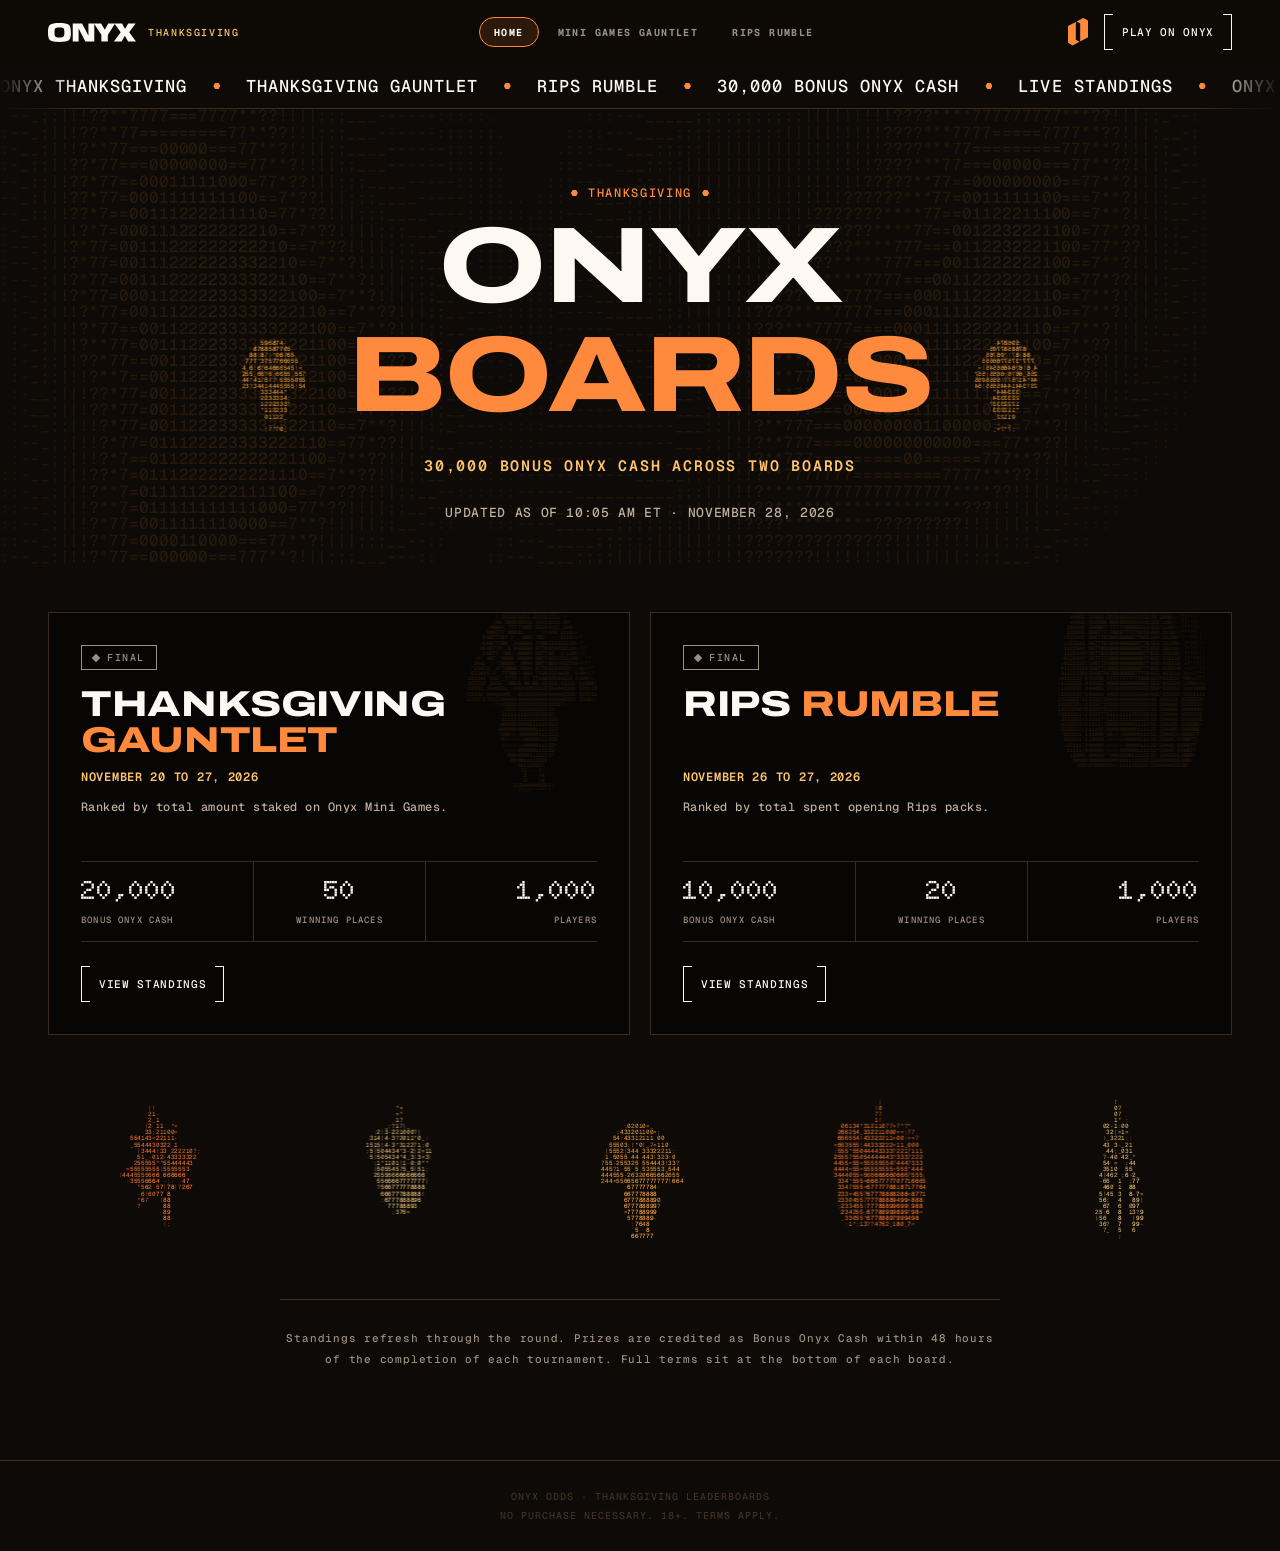
<file: index.html>
<!DOCTYPE html>
<html lang="en">
<head>
<meta charset="UTF-8">
<meta name="viewport" content="width=device-width, initial-scale=1.0, viewport-fit=cover">
<meta name="theme-color" content="#0e0a07">
<title>Onyx Odds — Thanksgiving Leaderboards</title>
<meta name="description" content="Live Onyx leaderboards: the Mini Games Gauntlet and the Rips Rumble.">
<meta property="og:type" content="website">
<meta property="og:site_name" content="Onyx Odds">
<meta property="og:title" content="Onyx Odds &mdash; Thanksgiving Leaderboards">
<meta property="og:description" content="Live Onyx leaderboards: the Mini Games Gauntlet and the Rips Rumble.">
<meta property="og:url" content="https://onyxjordan.github.io/onyx-gauntlet/">
<!-- Absolute, because an unfurler fetches it on its own and has no page to be
     relative to. Without it Slack shows an empty grey box. -->
<meta property="og:image" content="https://onyxjordan.github.io/onyx-gauntlet/og.png">
<meta property="og:image:type" content="image/png">
<meta property="og:image:width" content="1200">
<meta property="og:image:height" content="630">
<meta property="og:image:alt" content="Onyx Odds">
<meta name="twitter:card" content="summary_large_image">
<meta name="twitter:title" content="Onyx Odds &mdash; Thanksgiving Leaderboards">
<meta name="twitter:description" content="Live Onyx leaderboards: the Mini Games Gauntlet and the Rips Rumble.">
<meta name="twitter:image" content="https://onyxjordan.github.io/onyx-gauntlet/og.png">
<link rel="icon" type="image/png" href="https://onyxjordan.github.io/onyx-gauntlet/icon.png">
<link rel="apple-touch-icon" href="https://onyxjordan.github.io/onyx-gauntlet/icon.png">
<!-- The legacy thumbnail hint. Several clients, Slack among them, look for
     this before og:image, and the pages had no site icon at all, so there was
     nothing for any of them to fall back to. -->
<link rel="image_src" href="https://onyxjordan.github.io/onyx-gauntlet/og.png">
<link rel="stylesheet" href="site.css">
<style>
/* Homepage only. Everything shared with the board pages is in site.css. */
.main{padding:clamp(26px,4vw,44px) 0 clamp(50px,8vw,90px)}

/* one card per board */
.boards{display:grid;grid-template-columns:repeat(auto-fit,minmax(min(100%,320px),1fr));
  gap:clamp(14px,2vw,20px)}
.bcard{position:relative;display:flex;flex-direction:column;overflow:hidden;
  border:1px solid var(--ox-stroke);background:var(--ox-ink);
  padding:clamp(22px,3vw,32px);transition:border-color .2s,transform .2s}
a.bcard:hover{border-color:var(--ox-purple);transform:translateY(-2px)}
/* A board with no page yet is a card, not a link. */
div.bcard{opacity:.78}
div.bcard .btn{color:var(--ox-600);cursor:default}
/* The raster art sits behind the copy, cropped into the corner, so the card
   reads as Onyx without competing with the numbers. */
.bcard>canvas{position:absolute;right:-4%;top:-14%;width:42%;height:auto;aspect-ratio:1;
  opacity:.17;pointer-events:none}
.bcard>*{position:relative;z-index:1}

.bflag{display:inline-flex;align-items:center;gap:8px;align-self:flex-start;
  border:1px solid currentColor;padding:5px 11px;margin-bottom:16px;
  font:500 10px var(--ox-mono);letter-spacing:.16em;text-transform:uppercase}
.bflag::before{content:"";width:6px;height:6px;background:currentColor;
  transform:rotate(45deg);flex-shrink:0}
.bflag.live{color:var(--ox-green)}
.bflag.soon{color:var(--ox-lilac)}
.bflag.done{color:var(--ox-400)}
@keyframes pulse{0%,100%{opacity:1}50%{opacity:.35}}
.bflag.live::before{animation:pulse 2s ease-in-out infinite}
@media (prefers-reduced-motion:reduce){.bflag.live::before{animation:none}}

/* Two lines' worth whether the title wraps or not, so the numbers below line
   up across the cards instead of stepping. */
.bcard h2{margin:0;min-height:2em;font:800 clamp(23px,3.1vw,36px)/1 var(--ox-display);
  font-stretch:125%;letter-spacing:-.01em;text-transform:uppercase;color:var(--ox-white)}
.bcard h2 em{font-style:normal;color:var(--ox-purple)}
.bwhen{margin:11px 0 0;font:600 12px var(--ox-mono);letter-spacing:.06em;
  text-transform:uppercase;color:var(--ox-lilac)}
.bwhat{margin:12px 0 0;min-height:calc(2 * 1.75 * 12px);
  font:500 12px/1.75 var(--ox-mono);letter-spacing:.04em;color:var(--ox-body)}

.bnums{display:grid;grid-template-columns:repeat(3,minmax(0,1fr));margin:22px 0 24px;
  border-top:1px solid var(--ox-stroke);border-bottom:1px solid var(--ox-stroke)}
.bnums div{padding:15px 4px;text-align:center;border-left:1px solid var(--ox-stroke)}
.bnums div:first-child{border-left:0;text-align:left;padding-left:0}
.bnums div:last-child{text-align:right;padding-right:0}
.bnums b{display:block;font:900 clamp(19px,2.5vw,26px)/1 var(--ox-raster);
  color:var(--ox-white);margin-bottom:6px}
.bnums i{font:500 9px var(--ox-mono);letter-spacing:.13em;text-transform:uppercase;
  color:var(--ox-400);font-style:normal}
.bcard .btn{margin-top:auto;align-self:flex-start}

/* the harvest row, same raster engine as the board pages */
.harvest{display:grid;grid-template-columns:repeat(5,1fr);gap:14px;
  margin-top:clamp(34px,5vw,58px)}
.harvest canvas{width:100%;height:150px;display:block}
@media(max-width:560px){
  .harvest{grid-template-columns:repeat(3,1fr)}
  .harvest canvas:nth-child(n+4){display:none}
}

.note{max-width:720px;margin:clamp(34px,5vw,56px) auto 0;padding-top:28px;
  border-top:1px solid var(--ox-stroke);text-align:center}
.note p{margin:0;font:500 11px/1.9 var(--ox-mono);letter-spacing:.07em;color:var(--ox-400)}
</style>
</head>
<body>

<header class="head">
  <div class="wrap head-in">
    <a class="brand" href="https://app.onyxodds.com/" target="_blank" rel="noopener" aria-label="Onyx">
      <svg xmlns="http://www.w3.org/2000/svg" fill="currentColor" viewBox="0 0 218 47" aria-hidden="true"><path d="M28.344 0C4.264 0 0 4.076 0 23.472S4.263 46.85 28.344 46.85s28.25-4.03 28.25-23.378C56.595 4.122 52.426 0 28.345 0m12.134 25.018c0 8.948-2.108 11.01-10.447 11.01h-3.326c-8.433 0-10.495-2.015-10.495-11.01v-3.139c0-8.995 2.061-11.057 10.494-11.057h3.327c8.34 0 10.447 2.062 10.447 11.057zM217.667 45.866l-16.852-23.094L216.776.984h-18.459l-7.616 13.618L183.232.984h-34.294l-8.425 15.88-9.097-15.88h-31.39v30.332L84.378.983h-23.19v44.882h14.57V13.741l16.678 32.125h22.067V2.633l17.475 26.742v16.491h16.023V29.61l17.045-26.911 14.796 20.168-16.803 23h19.115l7.97-14.196 8.053 14.196z"/></svg>
      <span>Thanksgiving</span>
    </a>
    <nav class="tabs"><a class="tab" href="./" aria-current="page"><b>Home</b><i>Home</i></a>
      <a class="tab" href="gauntlet/"><b>Mini Games Gauntlet</b><i>Gauntlet</i></a>
      <a class="tab" href="rumble/"><b>Rips Rumble</b><i>Rumble</i></a></nav>
    <nav class="acts">
      <a class="markc" href="https://app.onyxodds.com/" target="_blank" rel="noopener" aria-label="Onyx">
        <svg xmlns="http://www.w3.org/2000/svg" fill="currentColor" viewBox="0 0 100 137" aria-hidden="true"><path d="m39.041 109.178 18.493 9.863-33.972 17.945L0 124.384v-84.11l39.041-20.411zm21.918-81.37-18.493-9.863L76.438 0 100 12.603v84.246L60.959 117.26z"/></svg>
      </a>
      <a class="btn sm" href="https://app.onyxodds.com/" target="_blank" rel="noopener">Play on Onyx</a>
    </nav>
  </div>
</header>

<div class="marq" aria-hidden="true"><div id="mq"></div></div>

<section class="hero" data-ox-host>
  <canvas class="hero-art" data-ox-art="field" data-ox-tone="amber" data-ox-fade="0" data-ox-calm=".6"
          data-ox-lens="0" data-ox-cell="16" data-ox-idle="200" aria-hidden="true"></canvas>
  <canvas class="hero-leaves" data-ox-art="none" data-ox-lens="0" data-ox-cell="9"
          data-ox-leaves data-ox-leaf-tone="ember" aria-hidden="true"></canvas>
  <div class="wrap hero-in">
    <span class="eyebrow">Thanksgiving</span>
    <h1>Onyx
      <span class="gline">
        <canvas class="mini-turkey" data-ox-art="turkey" data-ox-tone="amber" data-ox-fade="0"
                data-ox-calm=".45" data-ox-cell="6" data-ox-lens="0" aria-hidden="true"></canvas>
        <em>Boards</em>
        <canvas class="mini-turkey flip" data-ox-art="turkey" data-ox-tone="amber" data-ox-fade="0"
                data-ox-calm=".45" data-ox-cell="6" data-ox-lens="0" aria-hidden="true"></canvas>
      </span></h1>
    <p class="hero-round">30,000 Bonus Onyx Cash across two boards</p>
    <p class="hero-sub">Updated as of 10:05 AM ET · November 28, 2026</p>
  </div>
</section>

<main class="main">
  <div class="wrap">
    <div class="boards"><a class="bcard" href="gauntlet/">
        <canvas data-ox-art="turkey" data-ox-tone="amber" data-ox-fade="0"
                data-ox-calm=".45" data-ox-cell="5" data-ox-lens="0" aria-hidden="true"></canvas>
        <span class="bflag done">Final</span>
        <h2>Thanksgiving <em>Gauntlet</em></h2>
        <p class="bwhen">November 20 to 27, 2026</p>
        <p class="bwhat">Ranked by total amount staked on Onyx Mini Games.</p>
        <div class="bnums">
          <div><b>20,000</b><i>Bonus Onyx Cash</i></div>
          <div><b>50</b><i>Winning Places</i></div>
          <div><b>1,000</b><i>Players</i></div>
        </div>
        <span class="btn sm">View Standings</span>
      </a>
      <a class="bcard" href="rumble/">
        <canvas data-ox-art="pumpkin" data-ox-tone="amber" data-ox-fade="0"
                data-ox-calm=".45" data-ox-cell="5" data-ox-lens="0" aria-hidden="true"></canvas>
        <span class="bflag done">Final</span>
        <h2>Rips <em>Rumble</em></h2>
        <p class="bwhen">November 26 to 27, 2026</p>
        <p class="bwhat">Ranked by total spent opening Rips packs.</p>
        <div class="bnums">
          <div><b>10,000</b><i>Bonus Onyx Cash</i></div>
          <div><b>20</b><i>Winning Places</i></div>
          <div><b>1,000</b><i>Players</i></div>
        </div>
        <span class="btn sm">View Standings</span>
      </a></div>

    <div class="harvest" aria-hidden="true">
      <canvas data-ox-art="leaf" data-ox-tone="ember" data-ox-fade="0" data-ox-calm=".5" data-ox-cell="6"></canvas>
      <canvas data-ox-art="acorn" data-ox-tone="wheat" data-ox-fade="0" data-ox-calm=".5" data-ox-cell="6"></canvas>
      <canvas data-ox-art="turkey" data-ox-tone="amber" data-ox-fade="0" data-ox-calm=".5" data-ox-cell="6"></canvas>
      <canvas data-ox-art="pumpkin" data-ox-tone="ember" data-ox-fade="0" data-ox-calm=".5" data-ox-cell="6"></canvas>
      <canvas data-ox-art="wheat" data-ox-tone="wheat" data-ox-fade="0" data-ox-calm=".5" data-ox-cell="6"></canvas>
    </div>

    <div class="note">
      <p>Standings refresh through the round. Prizes are credited as Bonus Onyx
         Cash within 48 hours of the completion of each tournament. Full terms
         sit at the bottom of each board.</p>
    </div>
  </div>
</main>

<footer>
  <div class="wrap">
    <p>Onyx Odds &middot; Thanksgiving Leaderboards<br>No purchase necessary. 18+. Terms apply.</p>
  </div>
</footer>

<script>
(function(){
  var el=document.getElementById('mq');
  if(!el)return;
  var words=["Onyx Thanksgiving", "Thanksgiving Gauntlet", "Rips Rumble", "30,000 Bonus Onyx Cash", "Live Standings"];
  var run='';
  for(var k=0;k<2;k++){
    run+='<span>';
    for(var i=0;i<words.length;i++)run+=words[i]+'<i></i>';
    run+='</span>';
  }
  el.innerHTML=run;
})();
</script>
<script src="onyx.js" defer></script>
</body>
</html>
</file>
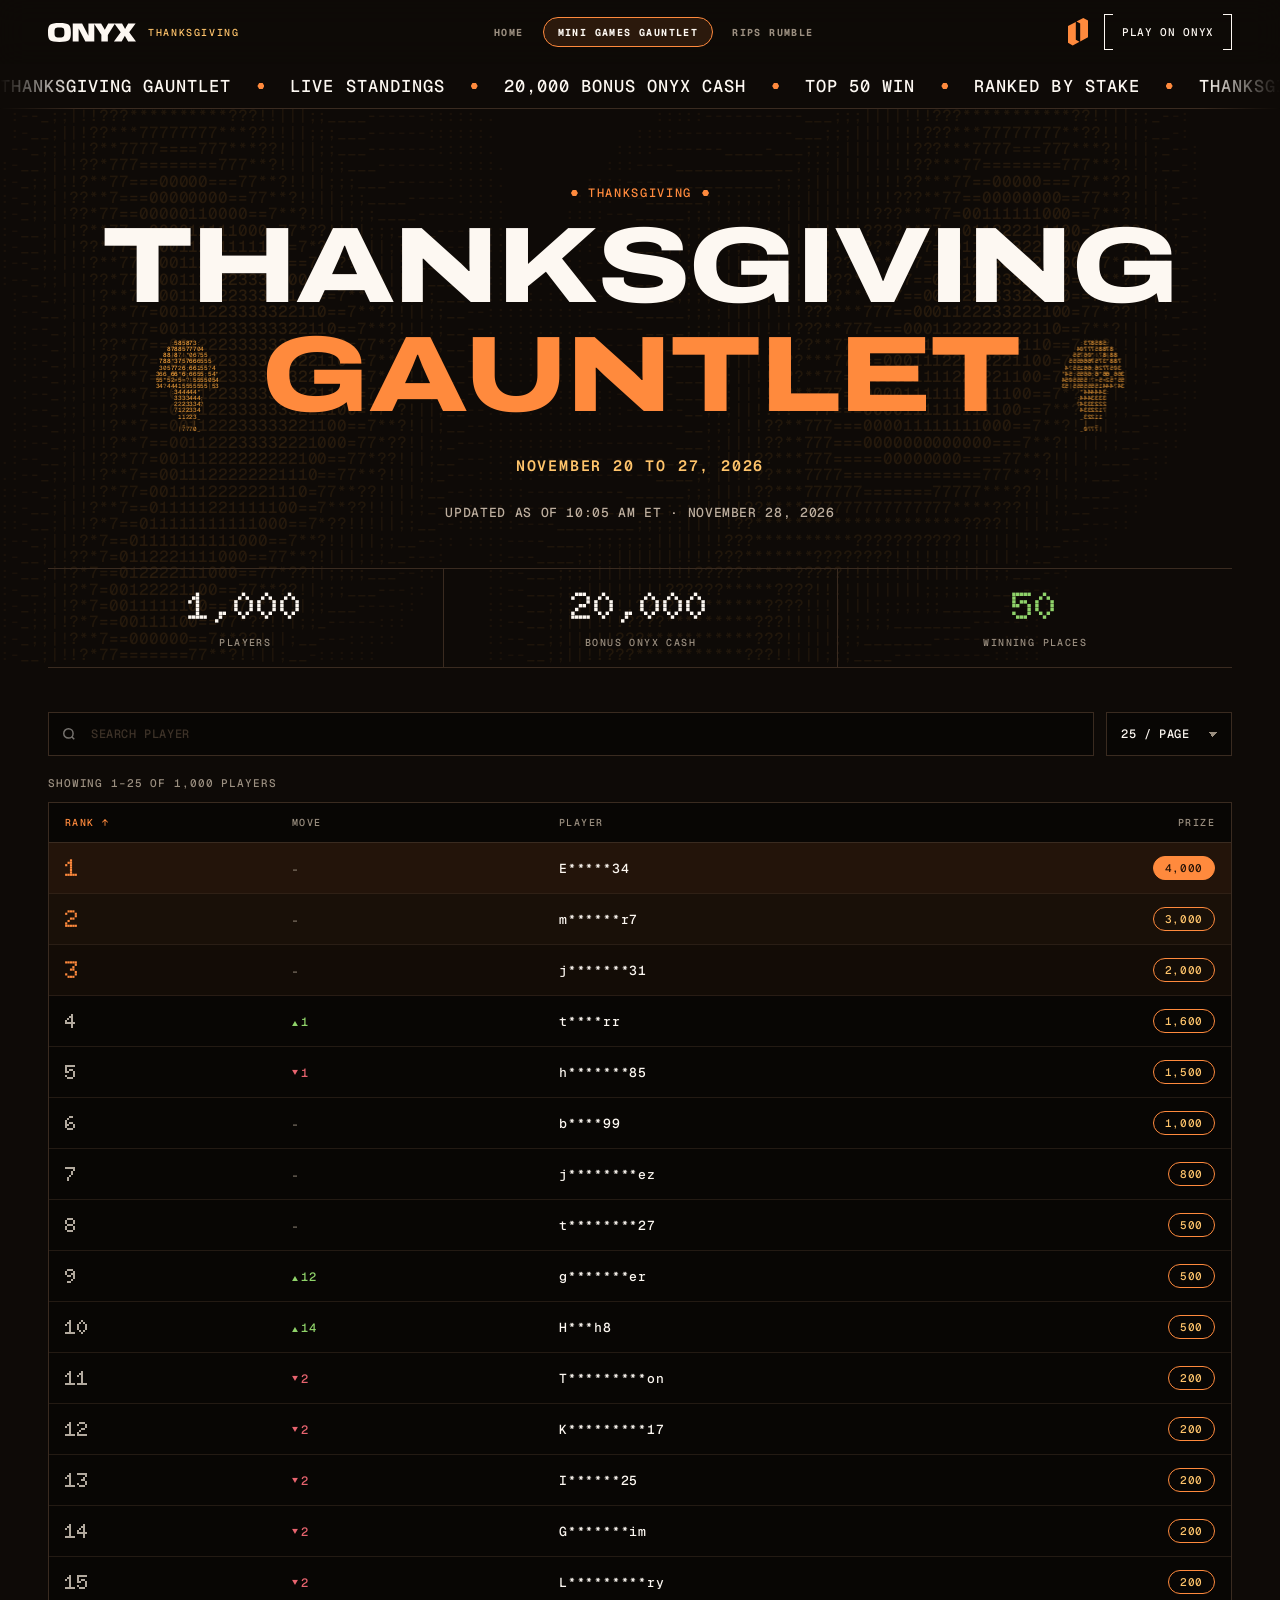
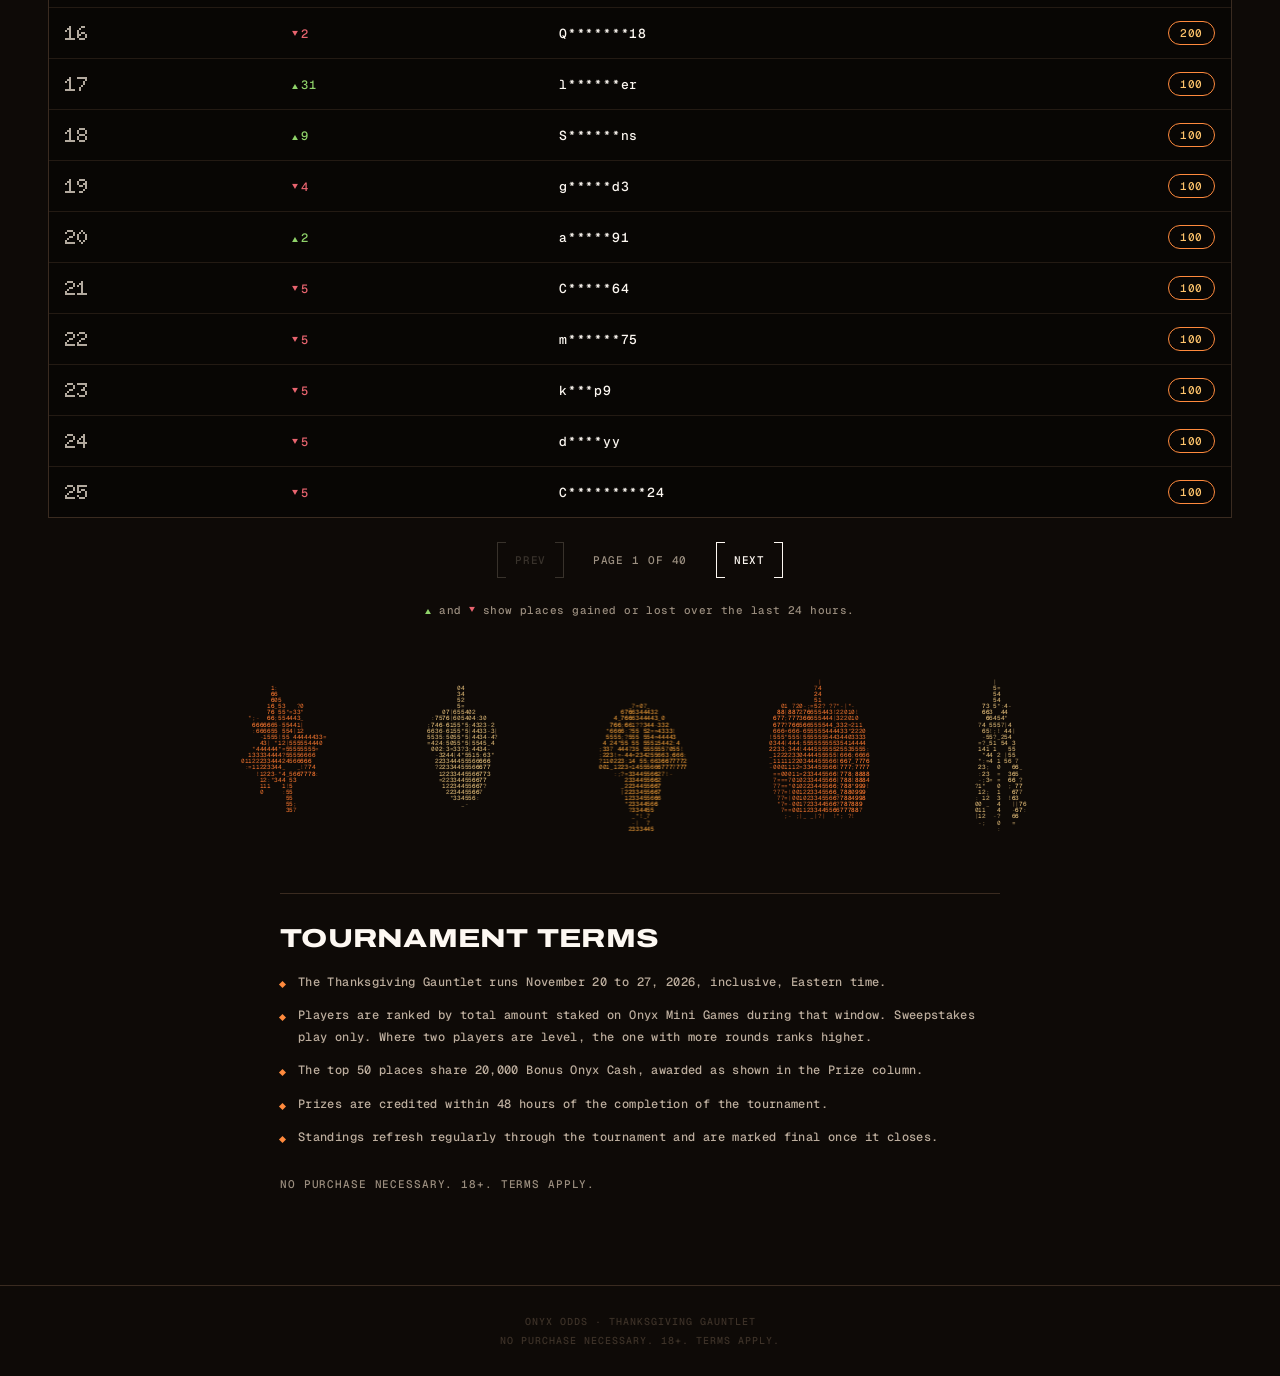
<file: gauntlet/index.html>
<!DOCTYPE html>
<html lang="en">
<head>
<meta charset="UTF-8">
<meta name="viewport" content="width=device-width, initial-scale=1.0, viewport-fit=cover">
<meta name="theme-color" content="#0e0a07">
<title>Onyx Odds — Thanksgiving Gauntlet</title>
<meta name="description" content="Live standings for the Onyx Thanksgiving Gauntlet.">
<meta property="og:type" content="website">
<meta property="og:site_name" content="Onyx Odds">
<meta property="og:title" content="Onyx Odds &mdash; Thanksgiving Gauntlet">
<meta property="og:description" content="Live standings for the Onyx Thanksgiving Gauntlet.">
<meta property="og:url" content="https://onyxjordan.github.io/onyx-gauntlet/gauntlet/">
<!-- Absolute, because an unfurler fetches it on its own and has no page to be
     relative to. Without it Slack shows an empty grey box. -->
<meta property="og:image" content="https://onyxjordan.github.io/onyx-gauntlet/og.png">
<meta property="og:image:type" content="image/png">
<meta property="og:image:width" content="1200">
<meta property="og:image:height" content="630">
<meta property="og:image:alt" content="Onyx Odds">
<meta name="twitter:card" content="summary_large_image">
<meta name="twitter:title" content="Onyx Odds &mdash; Thanksgiving Gauntlet">
<meta name="twitter:description" content="Live standings for the Onyx Thanksgiving Gauntlet.">
<meta name="twitter:image" content="https://onyxjordan.github.io/onyx-gauntlet/og.png">
<link rel="icon" type="image/png" href="https://onyxjordan.github.io/onyx-gauntlet/icon.png">
<link rel="apple-touch-icon" href="https://onyxjordan.github.io/onyx-gauntlet/icon.png">
<!-- The legacy thumbnail hint. Several clients, Slack among them, look for
     this before og:image, and the pages had no site icon at all, so there was
     nothing for any of them to fall back to. -->
<link rel="image_src" href="https://onyxjordan.github.io/onyx-gauntlet/og.png">
<link rel="stylesheet" href="../site.css">
<style>
/* Leaderboard page only. Everything shared with the homepage is in
   site.css, linked above. */
/* controls */
.main{padding:clamp(26px,4vw,44px) 0 clamp(50px,8vw,90px)}
.ctl{display:flex;gap:12px;align-items:center;flex-wrap:wrap;margin-bottom:20px}
.srch{flex:1;min-width:210px;position:relative}
.srch svg{position:absolute;left:14px;top:50%;transform:translateY(-50%);opacity:.45;pointer-events:none}
input[type=text],select{background:var(--ox-ink);border:1px solid var(--ox-stroke);color:var(--ox-white);
  font:500 12px var(--ox-mono);letter-spacing:.05em;text-transform:uppercase;padding:13px 14px;
  outline:none;transition:border-color .2s;border-radius:0;-webkit-appearance:none;appearance:none}
input[type=text]{width:100%;padding-left:42px}
input[type=text]::placeholder{color:var(--ox-600);text-transform:uppercase}
input[type=text]:focus,select:focus{border-color:var(--ox-purple)}
select{cursor:pointer;padding-right:34px;
  background-image:linear-gradient(45deg,transparent 50%,var(--ox-400) 50%),linear-gradient(135deg,var(--ox-400) 50%,transparent 50%);
  background-position:calc(100% - 18px) 50%,calc(100% - 13px) 50%;background-size:5px 5px;background-repeat:no-repeat}
.showing{font:500 11px var(--ox-mono);letter-spacing:.08em;text-transform:uppercase;color:var(--ox-400);margin-bottom:12px}

/* board */
.board{border:1px solid var(--ox-stroke);background:var(--ox-ink)}
table{width:100%;border-collapse:collapse}
thead th{padding:13px 16px;text-align:left;font:500 10px var(--ox-mono);letter-spacing:.14em;
  text-transform:uppercase;color:var(--ox-400);border-bottom:1px solid var(--ox-stroke);
  cursor:pointer;white-space:nowrap;user-select:none;transition:color .15s}
thead th:hover{color:var(--ox-white)}
thead th.on{color:var(--ox-purple)}
thead th.prize,td.prize{text-align:right}
tbody tr{border-bottom:1px solid rgba(var(--ox-stroke-rgb),.55);transition:background .12s}
tbody tr:last-child{border-bottom:0}
tbody tr:hover{background:rgba(var(--ox-accent-rgb),.06)}
tbody tr.t1{background:rgba(var(--ox-accent-rgb),.11)}
tbody tr.t2{background:rgba(var(--ox-accent-rgb),.07)}
tbody tr.t3{background:rgba(var(--ox-accent-rgb),.045)}
td{padding:13px 16px;vertical-align:middle}
.rk{font:900 20px/1 var(--ox-raster);color:var(--ox-200);min-width:30px;display:inline-block}
tr.t1 .rk,tr.t2 .rk,tr.t3 .rk{color:var(--ox-purple);font-size:24px}
.who{font:500 13px var(--ox-mono);letter-spacing:.06em;color:var(--ox-white)}
.pz{display:inline-block;border:1px solid var(--ox-purple);color:var(--ox-lilac);
  font:500 11px var(--ox-mono);letter-spacing:.06em;padding:4px 11px;border-radius:999px}
tr.t1 .pz{background:var(--ox-purple);color:#241206}
.pz0{color:var(--ox-600);font:500 12px var(--ox-mono)}

/* movement since the previous update */
.mv{white-space:nowrap;font:500 12px var(--ox-mono);letter-spacing:.04em;min-width:58px;display:inline-block}
.mv.up{color:var(--ox-green)}
.mv.dn{color:var(--ox-neg)}
.mv.sm{color:var(--ox-mut)}
.mv.nw{color:var(--ox-purple)}
.mv s{text-decoration:none;font-size:10px;margin-right:3px}

.empty{padding:56px 16px;text-align:center}
.empty b{display:block;font:800 18px var(--ox-display);font-stretch:125%;text-transform:uppercase;color:var(--ox-200);margin-bottom:8px}
.empty i{font:500 12px var(--ox-mono);letter-spacing:.06em;text-transform:uppercase;color:var(--ox-400);font-style:normal}

/* harvest row: the same raster art as the hero, small, above the terms */
.harvest{display:grid;grid-template-columns:repeat(5,1fr);gap:14px;
  max-width:880px;margin:52px auto 0}
.harvest canvas{width:100%;height:164px;display:block}
/* Three on a phone, larger, rather than five illegible ones. */
@media(max-width:560px){
  .harvest{grid-template-columns:repeat(3,1fr);gap:8px;max-width:360px}
  .harvest canvas{height:108px}
  .harvest canvas:nth-child(n+4){display:none}
}

/* tournament terms */
.terms{max-width:720px;margin:56px auto 0;padding-top:30px;
  border-top:1px solid var(--ox-stroke)}
.terms h2{margin:0 0 18px;font:800 clamp(18px,2.4vw,26px)/1.1 var(--ox-display);
  font-stretch:125%;letter-spacing:.01em;text-transform:uppercase;color:var(--ox-white)}
.terms ul{margin:0;padding:0;list-style:none}
.terms li{position:relative;padding:0 0 11px 18px;
  font:500 12px/1.85 var(--ox-mono);letter-spacing:.03em;color:var(--ox-body)}
.terms li::before{content:"";position:absolute;left:0;top:11px;width:5px;height:5px;
  background:var(--ox-purple);transform:rotate(45deg)}
.terms p{margin:16px 0 0;font:500 11px/1.8 var(--ox-mono);letter-spacing:.08em;
  text-transform:uppercase;color:var(--ox-mut)}

.legend{max-width:620px;margin:22px auto 0;text-align:center;
  font:500 11px/1.9 var(--ox-mono);letter-spacing:.04em;color:var(--ox-mut)}
/* The table cell reserves a fixed width so the column lines up; in a sentence
   that reads as a gap after each arrow, so drop it here. */
.legend .mv{min-width:0;display:inline}
.legend .mv s{margin-right:0}
.pages{display:flex;align-items:center;justify-content:center;gap:16px;margin-top:24px}
.pages span{min-width:120px;text-align:center;font:500 11px var(--ox-mono);letter-spacing:.08em;
  text-transform:uppercase;color:var(--ox-400)}

@media (max-width:760px){
  .board{border-left:0;border-right:0}
  thead th,td{padding:11px 10px}
}
@media (max-width:460px){
  .mv{min-width:44px;font-size:11px}
  .mv s{margin-right:1px}
  .who{font-size:12px;letter-spacing:.03em}
  .rk{font-size:17px;min-width:22px}
}
</style>
</head>
<body>

<header class="head">
  <div class="wrap head-in">
    <a class="brand" href="https://app.onyxodds.com/" target="_blank" rel="noopener" aria-label="Onyx">
      <svg xmlns="http://www.w3.org/2000/svg" fill="currentColor" viewBox="0 0 218 47" aria-hidden="true"><path d="M28.344 0C4.264 0 0 4.076 0 23.472S4.263 46.85 28.344 46.85s28.25-4.03 28.25-23.378C56.595 4.122 52.426 0 28.345 0m12.134 25.018c0 8.948-2.108 11.01-10.447 11.01h-3.326c-8.433 0-10.495-2.015-10.495-11.01v-3.139c0-8.995 2.061-11.057 10.494-11.057h3.327c8.34 0 10.447 2.062 10.447 11.057zM217.667 45.866l-16.852-23.094L216.776.984h-18.459l-7.616 13.618L183.232.984h-34.294l-8.425 15.88-9.097-15.88h-31.39v30.332L84.378.983h-23.19v44.882h14.57V13.741l16.678 32.125h22.067V2.633l17.475 26.742v16.491h16.023V29.61l17.045-26.911 14.796 20.168-16.803 23h19.115l7.97-14.196 8.053 14.196z"/></svg>
      <span>Thanksgiving</span>
    </a>
    <nav class="tabs"><a class="tab" href="../"><b>Home</b><i>Home</i></a>
      <a class="tab" href="../gauntlet/" aria-current="page"><b>Mini Games Gauntlet</b><i>Gauntlet</i></a>
      <a class="tab" href="../rumble/"><b>Rips Rumble</b><i>Rumble</i></a></nav>
    <nav class="acts">
      <a class="markc" href="https://app.onyxodds.com/" target="_blank" rel="noopener" aria-label="Onyx">
        <svg xmlns="http://www.w3.org/2000/svg" fill="currentColor" viewBox="0 0 100 137" aria-hidden="true"><path d="m39.041 109.178 18.493 9.863-33.972 17.945L0 124.384v-84.11l39.041-20.411zm21.918-81.37-18.493-9.863L76.438 0 100 12.603v84.246L60.959 117.26z"/></svg>
      </a>
      <a class="btn sm" href="https://app.onyxodds.com/" target="_blank" rel="noopener">Play on Onyx</a>
    </nav>
  </div>
</header>

<div class="marq" aria-hidden="true"><div id="mq"></div></div>

<section class="hero" data-ox-host>
  <!-- Full bleed: the ambient texture, and the surface the leaves cascade over.
       The turkey is its own canvas below so it is not lost behind the title. -->
  <canvas class="hero-art" data-ox-art="field" data-ox-tone="amber" data-ox-fade="0" data-ox-calm=".6"
          data-ox-lens="0" data-ox-cell="16" data-ox-idle="200" aria-hidden="true"></canvas>
  <!-- Leaves get their own canvas at full strength. Sharing the textured one
       meant the opacity that quietened the texture dimmed the leaves with it. -->
  <canvas class="hero-leaves" data-ox-art="none" data-ox-lens="0" data-ox-cell="9"
          data-ox-leaves="leaf" data-ox-leaf-tone="ember" data-ox-rain="0"
          aria-hidden="true"></canvas>
  <div class="wrap hero-in">
    <span class="eyebrow">Thanksgiving</span>
    <h1>Thanksgiving
      <span class="gline">
        <canvas class="mini-turkey" data-ox-art="turkey" data-ox-tone="amber" data-ox-fade="0"
                data-ox-calm=".45" data-ox-cell="6" data-ox-lens="0" aria-hidden="true"></canvas>
        <em>Gauntlet</em>
        <canvas class="mini-turkey flip" data-ox-art="turkey" data-ox-tone="amber" data-ox-fade="0"
                data-ox-calm=".45" data-ox-cell="6" data-ox-lens="0" aria-hidden="true"></canvas>
      </span></h1>
    <p class="hero-round">November 20 to 27, 2026</p>
    <p class="hero-sub">Updated as of 10:05 AM ET · November 28, 2026</p>
  </div>
  <div class="wrap">
    <div class="stats">
      <div class="stat"><b id="sPlayers">0</b><i>Players</i></div>
      <div class="stat"><b id="sPool">0</b><i>Bonus Onyx Cash</i></div>
      <div class="stat"><b class="live" id="sPaid">0</b><i>Winning Places</i></div>
    </div>
  </div>
</section>

<main class="main">
  <div class="wrap">
    <div class="ctl">
      <div class="srch">
        <svg width="14" height="14" viewBox="0 0 24 24" fill="none" stroke="currentColor" stroke-width="2.5" aria-hidden="true"><circle cx="11" cy="11" r="8"/><path d="m21 21-4.35-4.35"/></svg>
        <input type="text" id="q" placeholder="Search player" aria-label="Search player">
      </div>
      <select id="ps" aria-label="Rows per page">
        <option value="25">25 / page</option>
        <option value="50">50 / page</option>
        <option value="100">100 / page</option>
        <option value="250">250 / page</option>
      </select>
    </div>
    <div class="showing" id="show"></div>
    <div class="board">
      <table>
        <thead><tr>
          <th id="h-r" class="on" onclick="sb('r')">Rank</th>
          <th id="h-d" onclick="sb('d')" title="Places gained or lost over the last 24 hours">Move</th>
          <th id="h-u" onclick="sb('u')">Player</th>
          <th id="h-p" class="prize" onclick="sb('p')">Prize</th>
        </tr></thead>
        <tbody id="tb"></tbody>
      </table>
    </div>
    <div class="pages">
      <button class="btn sm" type="button" onclick="go(-1)">Prev</button>
      <span id="pi"></span>
      <button class="btn sm" type="button" onclick="go(1)">Next</button>
    </div>
    <p class="legend">
      <span class="mv up"><s>&#9650;</s></span> and <span class="mv dn"><s>&#9660;</s></span>
      show places gained or lost over the last 24 hours.
    </p>

    <div class="harvest" aria-hidden="true"><canvas data-ox-art="leaf" data-ox-tone="ember" data-ox-fade="0" data-ox-calm=".5" data-ox-cell="6"></canvas>
      <canvas data-ox-art="acorn" data-ox-tone="wheat" data-ox-fade="0" data-ox-calm=".5" data-ox-cell="6"></canvas>
      <canvas data-ox-art="turkey" data-ox-tone="amber" data-ox-fade="0" data-ox-calm=".5" data-ox-cell="6"></canvas>
      <canvas data-ox-art="pumpkin" data-ox-tone="ember" data-ox-fade="0" data-ox-calm=".5" data-ox-cell="6"></canvas>
      <canvas data-ox-art="wheat" data-ox-tone="wheat" data-ox-fade="0" data-ox-calm=".5" data-ox-cell="6"></canvas></div>

    <section class="terms">
      <h2>Tournament Terms</h2>
      <ul>
        <li>The Thanksgiving Gauntlet runs November 20 to 27, 2026, inclusive, Eastern time.</li>
        <li>Players are ranked by total amount staked on Onyx Mini Games during that window. Sweepstakes play only.
            Where two players are level, the one with more rounds ranks higher.</li>
        <li>The top 50 places share 20,000 Bonus Onyx Cash, awarded as
            shown in the Prize column.</li>
        <li>Prizes are credited within 48 hours of the completion of the
            tournament.</li>
        <li>Standings refresh regularly through the tournament and are marked
            final once it closes.</li>
      </ul>
      <p>No purchase necessary. 18+. Terms apply.</p>
    </section>
  </div>
</main>

<footer>
  <div class="wrap">
    <p>Onyx Odds &middot; Thanksgiving Gauntlet<br>No purchase necessary. 18+. Terms apply.</p>
  </div>
</footer>

<script>
var ALL=[{"r":1,"u":"E*****34","p":4000,"d":0,"k":"8d07811b850d"},{"r":2,"u":"m******r7","p":3000,"d":0,"k":"388a822385fe"},{"r":3,"u":"j*******31","p":2000,"d":0,"k":"5f2f7535afd9"},{"r":4,"u":"t****rr","p":1600,"d":1,"k":"e1775f58d27f"},{"r":5,"u":"h*******85","p":1500,"d":-1,"k":"0c96a362e2d3"},{"r":6,"u":"b****99","p":1000,"d":0,"k":"1bf4ad223b48"},{"r":7,"u":"j********ez","p":800,"d":0,"k":"fa6425e36975"},{"r":8,"u":"t********27","p":500,"d":0,"k":"1ff88edfb3f5"},{"r":9,"u":"g*******er","p":500,"d":12,"k":"b140bfd20a67"},{"r":10,"u":"H***h8","p":500,"d":14,"k":"0f004abae9a4"},{"r":11,"u":"T*********on","p":200,"d":-2,"k":"90da86024763"},{"r":12,"u":"K*********17","p":200,"d":-2,"k":"07ac564e4df6"},{"r":13,"u":"I******25","p":200,"d":-2,"k":"093f4045dd74"},{"r":14,"u":"G*******im","p":200,"d":-2,"k":"fba2e3c5db3b"},{"r":15,"u":"L*********ry","p":200,"d":-2,"k":"a7526d3754f1"},{"r":16,"u":"Q*******18","p":200,"d":-2,"k":"fb7f7fb32d43"},{"r":17,"u":"l******er","p":100,"d":31,"k":"93b079609c2a"},{"r":18,"u":"S******ns","p":100,"d":9,"k":"77557f3ba5ca"},{"r":19,"u":"g*****d3","p":100,"d":-4,"k":"ea9e7e23de61"},{"r":20,"u":"a*****91","p":100,"d":2,"k":"37280d349014"},{"r":21,"u":"C*****64","p":100,"d":-5,"k":"dee3e1f36ea0"},{"r":22,"u":"m******75","p":100,"d":-5,"k":"cd81cbe062ca"},{"r":23,"u":"k***p9","p":100,"d":-5,"k":"5e7d9d679b19"},{"r":24,"u":"d****yy","p":100,"d":-5,"k":"d1b54d44775f"},{"r":25,"u":"C*********24","p":100,"d":-5,"k":"9ac2d0423467"},{"r":26,"u":"u*********02","p":100,"d":-3,"k":"744fd2933aa2"},{"r":27,"u":"a*********78","p":100,"d":-2,"k":"b71eaba492c9"},{"r":28,"u":"c*******32","p":100,"d":-2,"k":"36b2883d6254"},{"r":29,"u":"m*******e1","p":100,"d":-1,"k":"e8d0c44d4840"},{"r":30,"u":"d***23","p":100,"d":-1,"k":"81ab4d633092"},{"r":31,"u":"N*******88","p":100,"d":54,"k":"ea1740fd4d36"},{"r":32,"u":"M*****15","p":100,"d":-2,"k":"1dc336c64acd"},{"r":33,"u":"L***i1","p":100,"d":-2,"k":"a4e8ec73c1f9"},{"r":34,"u":"k*****************60","p":100,"d":-2,"k":"228ada71a886"},{"r":35,"u":"g**************lo","p":100,"d":-2,"k":"c2922f3667c6"},{"r":36,"u":"j*****11","p":100,"d":440,"k":"1fbfe25d45fd"},{"r":37,"u":"e*****an","p":100,"d":-2,"k":"f675593adfbd"},{"r":38,"u":"J***13","p":100,"d":-4,"k":"5c88fdab7ed7"},{"r":39,"u":"s*****90","p":100,"d":1,"k":"eae59fe55626"},{"r":40,"u":"j******se","p":100,"d":-3,"k":"54e2d3caa1c0"},{"r":41,"u":"B***ck","p":100,"d":88,"k":"289f98234e4a"},{"r":42,"u":"i******ru","p":100,"d":-6,"k":"6c1e5831511e"},{"r":43,"u":"b****************96","p":100,"d":32,"k":"35ef6d86cf72"},{"r":44,"u":"Z*******ss","p":100,"d":-6,"k":"e7bc7df16b82"},{"r":45,"u":"N************32","p":100,"d":-1,"k":"4fa682bd6a18"},{"r":46,"u":"P***********06","p":100,"d":-7,"k":"add30dd752ba"},{"r":47,"u":"a*******34","p":100,"d":19,"k":"400137650f8c"},{"r":48,"u":"G*********rC","p":100,"d":-7,"k":"7a8e9ab630b7"},{"r":49,"u":"a******th","p":100,"d":32,"k":"2191d71bb115"},{"r":50,"u":"C*****me","p":100,"d":23,"k":"b98138b4e4f8"},{"r":51,"u":"j******an","p":0,"d":-9,"k":"5c49fd94d481"},{"r":52,"u":"g********hy","p":0,"d":-9,"k":"3642f5e9f370"},{"r":53,"u":"u*********11","p":0,"d":5,"k":"0b062fd7d584"},{"r":54,"u":"m****30","p":0,"d":5,"k":"f3e9d5c00401"},{"r":55,"u":"s***13","p":0,"d":-10,"k":"74548789566c"},{"r":56,"u":"e***nq","p":0,"d":-7,"k":"fa323f87eddd"},{"r":57,"u":"J************37","p":0,"d":-11,"k":"f23eb4c7749a"},{"r":58,"u":"t*****96","p":0,"d":-11,"k":"6ca2a6d834f3"},{"r":59,"u":"M**********22","p":0,"d":1,"k":"866b580ea00d"},{"r":60,"u":"s********ks","p":0,"d":-10,"k":"c378c577d5a6"},{"r":61,"u":"B****r9","p":0,"d":-10,"k":"a5a572d92222"},{"r":62,"u":"m****ck","p":0,"d":-10,"k":"93c37d3703de"},{"r":63,"u":"b******49","p":0,"d":-10,"k":"5bd720df57c4"},{"r":64,"u":"C****06","p":0,"d":-10,"k":"8df0a151a931"},{"r":65,"u":"S********ae","p":0,"d":-3,"k":"8ce4b76e5e2e"},{"r":66,"u":"c******************68","p":0,"d":159,"k":"62d2b37dd1c6"},{"r":67,"u":"j******21","p":0,"d":-12,"k":"bcb5b142f1c5"},{"r":68,"u":"S***10","p":0,"d":-12,"k":"71c80d8c98e8"},{"r":69,"u":"2******ge","p":0,"d":-12,"k":"e48df2e7b76c"},{"r":70,"u":"F******ke","p":0,"d":-9,"k":"821799fc4bc6"},{"r":71,"u":"b******86","p":0,"d":-3,"k":"9f03727d8fc1"},{"r":72,"u":"s*********ow","p":0,"d":-5,"k":"766d47fed39c"},{"r":73,"u":"f***********02","p":0,"d":-9,"k":"be10a8c9c17b"},{"r":74,"u":"u*********79","p":0,"d":-11,"k":"a416a6bfde85"},{"r":75,"u":"W******rt","p":0,"d":-10,"k":"26cbbc915c62"},{"r":76,"u":"k*******13","p":0,"d":27,"k":"4e66d92c0e52"},{"r":77,"u":"P****10","p":0,"d":3,"k":"e9d78c959996"},{"r":78,"u":"S*********30","p":0,"d":100,"k":"981340d6fc29"},{"r":79,"u":"n**********22","p":0,"d":-10,"k":"5b0088f8b621"},{"r":80,"u":"C**********66","p":0,"d":-10,"k":"1c27f8c9c25f"},{"r":81,"u":"K******13","p":0,"d":65,"k":"30769c05ce72"},{"r":82,"u":"M*****22","p":0,"d":40,"k":"a7928bb65287"},{"r":83,"u":"S************ey","p":0,"d":-12,"k":"5deb85d10d3c"},{"r":84,"u":"D***ad","p":0,"d":-12,"k":"ebbf89d2b787"},{"r":85,"u":"E***yy","p":0,"d":-11,"k":"aca3da7c2a9f"},{"r":86,"u":"p******72","p":0,"d":-10,"k":"33adde903b65"},{"r":87,"u":"y*******o2","p":0,"d":-10,"k":"bb3a8d58f808"},{"r":88,"u":"T******34","p":0,"d":-10,"k":"6e984d5b6aa1"},{"r":89,"u":"a***********ty","p":0,"d":-10,"k":"11b48ce7fc80"},{"r":90,"u":"N***37","p":0,"d":-2,"k":"73ff49011362"},{"r":91,"u":"k***********86","p":0,"d":-9,"k":"3d84d4532ce9"},{"r":92,"u":"n***en","p":0,"d":-6,"k":"0986f9901fc7"},{"r":93,"u":"V*************93","p":0,"d":12,"k":"83583e67e8d6"},{"r":94,"u":"t*********ro","p":0,"d":-11,"k":"24bf631e1cd8"},{"r":95,"u":"x****d_","p":0,"d":-11,"k":"3ac23e068f9e"},{"r":96,"u":"d***************93","p":0,"d":-9,"k":"600ce605ed00"},{"r":97,"u":"p*******13","p":0,"d":-8,"k":"8822c0f38934"},{"r":98,"u":"G*******n2","p":0,"d":-8,"k":"7e81dc37c94f"},{"r":99,"u":"Z******10","p":0,"d":null,"k":"2435dfc6a559"},{"r":100,"u":"u*********50","p":0,"d":-9,"k":"e1293e03f957"},{"r":101,"u":"c***in","p":0,"d":-9,"k":"9957fd6d7c10"},{"r":102,"u":"B*****40","p":0,"d":-9,"k":"2f5d1f88440a"},{"r":103,"u":"u*********40","p":0,"d":-9,"k":"928c32dfc4fe"},{"r":104,"u":"k******rk","p":0,"d":33,"k":"701666b6f67b"},{"r":105,"u":"R******in","p":0,"d":-10,"k":"745ba8131f9a"},{"r":106,"u":"C*****94","p":0,"d":0,"k":"afe7742c64ea"},{"r":107,"u":"C********ls","p":0,"d":-11,"k":"cd650ba399cb"},{"r":108,"u":"b*******42","p":0,"d":-11,"k":"3d3eb967defc"},{"r":109,"u":"A****19","p":0,"d":491,"k":"9627db00c3dc"},{"r":110,"u":"S***********37","p":0,"d":-12,"k":"2e0b4f4b6761"},{"r":111,"u":"d********ne","p":0,"d":-12,"k":"3b5a96c23b69"},{"r":112,"u":"a*****35","p":0,"d":-12,"k":"75881387351e"},{"r":113,"u":"a**********os","p":0,"d":-12,"k":"25bc0f0ee767"},{"r":114,"u":"m*****93","p":0,"d":14,"k":"edb128af9264"},{"r":115,"u":"l********l1","p":0,"d":null,"k":"b05d596b6214"},{"r":116,"u":"j*****08","p":0,"d":-7,"k":"083cc04bb2c9"},{"r":117,"u":"c********ng","p":0,"d":-15,"k":"c5b8dfec3de8"},{"r":118,"u":"w******32","p":0,"d":135,"k":"e9808749833a"},{"r":119,"u":"c*****in","p":0,"d":-8,"k":"cf16406640f1"},{"r":120,"u":"R****nn","p":0,"d":-16,"k":"a61560ce8ae6"},{"r":121,"u":"d*****31","p":0,"d":-14,"k":"935c7af390be"},{"r":122,"u":"t****yx","p":0,"d":-14,"k":"27783a182e0b"},{"r":123,"u":"h****************40","p":0,"d":-13,"k":"586ab9837006"},{"r":124,"u":"F*****26","p":0,"d":-10,"k":"1b2bc82be9c4"},{"r":125,"u":"L************ks","p":0,"d":-13,"k":"7673e2d1114c"},{"r":126,"u":"h***52","p":0,"d":-13,"k":"b4caa3f0e9ab"},{"r":127,"u":"p*********ep","p":0,"d":17,"k":"e1ab222ec2ca"},{"r":128,"u":"B****69","p":0,"d":5,"k":"f07816c83087"},{"r":129,"u":"A*************._","p":0,"d":-14,"k":"e3e0e4d624a7"},{"r":130,"u":"S****14","p":0,"d":-13,"k":"2d8520b71a54"},{"r":131,"u":"u*********34","p":0,"d":-10,"k":"3d7120d3d925"},{"r":132,"u":"T*******22","p":0,"d":-16,"k":"cefd650cce2e"},{"r":133,"u":"d**********45","p":0,"d":-15,"k":"3790fb7407ec"},{"r":134,"u":"R***91","p":0,"d":-15,"k":"f506bde5d28a"},{"r":135,"u":"p*********34","p":0,"d":1,"k":"296a14d7c3a6"},{"r":136,"u":"B***ez","p":0,"d":-2,"k":"16a5fc4f6e52"},{"r":137,"u":"R****83","p":0,"d":-17,"k":"b93730086b80"},{"r":138,"u":"c**********24","p":0,"d":-15,"k":"a885fb601db5"},{"r":139,"u":"e****er","p":0,"d":33,"k":"56ecd086f83a"},{"r":140,"u":"k***68","p":0,"d":-16,"k":"537d813603d1"},{"r":141,"u":"a******91","p":0,"d":-16,"k":"91899599ee56"},{"r":142,"u":"S*********06","p":0,"d":37,"k":"7c4d887919bf"},{"r":143,"u":"r********ha","p":0,"d":-5,"k":"0e0c3264081d"},{"r":144,"u":"B*******52","p":0,"d":-9,"k":"a5043c8148b8"},{"r":145,"u":"k*****bm","p":0,"d":-19,"k":"ae659ac7796d"},{"r":146,"u":"C**********88","p":0,"d":-19,"k":"6dd3d5781154"},{"r":147,"u":"n******12","p":0,"d":12,"k":"7ff9a9c7d1ce"},{"r":148,"u":"R********do","p":0,"d":-18,"k":"1d7250cc3856"},{"r":149,"u":"n******24","p":0,"d":-17,"k":"89e2681ebd73"},{"r":150,"u":"a*****************95","p":0,"d":-19,"k":"d72d278f44ac"},{"r":151,"u":"R******tt","p":0,"d":22,"k":"3877792229a2"},{"r":152,"u":"h******14","p":0,"d":296,"k":"463074bda27e"},{"r":153,"u":"i******13","p":0,"d":-11,"k":"538b33dc997d"},{"r":154,"u":"b***********13","p":0,"d":43,"k":"5eff632961a7"},{"r":155,"u":"H*****va","p":0,"d":-16,"k":"8024f39aae6c"},{"r":156,"u":"i*********ot","p":0,"d":-16,"k":"0af1cc69b396"},{"r":157,"u":"e*********93","p":0,"d":24,"k":"9cb794d8077c"},{"r":158,"u":"R**********08","p":0,"d":-17,"k":"c401beaa7a4e"},{"r":159,"u":"B*****03","p":0,"d":null,"k":"a0f5f9395841"},{"r":160,"u":"k*******06","p":0,"d":-5,"k":"963118546b8e"},{"r":161,"u":"D***********83","p":0,"d":-18,"k":"0b5a13470859"},{"r":162,"u":"i*******ne","p":0,"d":-17,"k":"1dbdbbca408c"},{"r":163,"u":"Q**********57","p":0,"d":-10,"k":"1a8d2efd843d"},{"r":164,"u":"l********ll","p":0,"d":-17,"k":"e89385da6ab5"},{"r":165,"u":"k**********64","p":0,"d":-17,"k":"9e570c7b9f21"},{"r":166,"u":"j******30","p":0,"d":-17,"k":"b3a1d43798f5"},{"r":167,"u":"R***********77","p":0,"d":-17,"k":"598cd42b6a91"},{"r":168,"u":"J***24","p":0,"d":-14,"k":"54f7ed361ac5"},{"r":169,"u":"j*******81","p":0,"d":-18,"k":"ad9954cdf2e0"},{"r":170,"u":"t*****10","p":0,"d":-18,"k":"adeae9429908"},{"r":171,"u":"S***********85","p":0,"d":-11,"k":"f29c7b6860e7"},{"r":172,"u":"M*****an","p":0,"d":-16,"k":"7c0c5c92f496"},{"r":173,"u":"r******97","p":0,"d":43,"k":"e3d5423a7d12"},{"r":174,"u":"y*******re","p":0,"d":-17,"k":"33d230b94755"},{"r":175,"u":"t********nn","p":0,"d":299,"k":"7bb3a9426918"},{"r":176,"u":"R******wd","p":0,"d":-18,"k":"e937011b2331"},{"r":177,"u":"m********in","p":0,"d":-16,"k":"c4f71d2c02cf"},{"r":178,"u":"s*******84","p":0,"d":44,"k":"ed324c4b558d"},{"r":179,"u":"4***V4","p":0,"d":-17,"k":"e5c712d7beaa"},{"r":180,"u":"j************05","p":0,"d":95,"k":"31ab0e6504cc"},{"r":181,"u":"G*****20","p":0,"d":-18,"k":"b9bbdc11e0e9"},{"r":182,"u":"S************55","p":0,"d":19,"k":"9d03588c69cf"},{"r":183,"u":"j******xb","p":0,"d":-19,"k":"c44a740893f4"},{"r":184,"u":"r******od","p":0,"d":-19,"k":"eec046c65c48"},{"r":185,"u":"u*********03","p":0,"d":-15,"k":"c49b286cc249"},{"r":186,"u":"L*************06","p":0,"d":-20,"k":"a32310dd9f7a"},{"r":187,"u":"b******30","p":0,"d":93,"k":"8608993de363"},{"r":188,"u":"h****97","p":0,"d":-21,"k":"42318a32f9b2"},{"r":189,"u":"j****88","p":0,"d":-21,"k":"b80c69a806c3"},{"r":190,"u":"L**********ds","p":0,"d":-21,"k":"9c655fac37f9"},{"r":191,"u":"R****34","p":0,"d":-20,"k":"84c771fef8ad"},{"r":192,"u":"C***yn","p":0,"d":-16,"k":"5aad99c639e5"},{"r":193,"u":"j*******le","p":0,"d":293,"k":"8630a6fe7643"},{"r":194,"u":"T*******04","p":0,"d":-20,"k":"bfb2375c86b0"},{"r":195,"u":"O********ie","p":0,"d":-20,"k":"66679d768c16"},{"r":196,"u":"s******60","p":0,"d":-19,"k":"5aafd449c184"},{"r":197,"u":"M***********29","p":0,"d":-3,"k":"744ac6cb67ea"},{"r":198,"u":"R******id","p":0,"d":105,"k":"302b4aa647bc"},{"r":199,"u":"G*****n5","p":0,"d":-19,"k":"2fb106da09ee"},{"r":200,"u":"S*********97","p":0,"d":51,"k":"bea124a3de9e"},{"r":201,"u":"c******am","p":0,"d":-11,"k":"aaf7f5b7eeba"},{"r":202,"u":"p*****2k","p":0,"d":-20,"k":"a2afbf0d724c"},{"r":203,"u":"c*******51","p":0,"d":-18,"k":"b06e5469a13f"},{"r":204,"u":"s******er","p":0,"d":-1,"k":"50d7630df9fe"},{"r":205,"u":"A**********71","p":0,"d":467,"k":"221547877079"},{"r":206,"u":"k*********xe","p":0,"d":-23,"k":"bc64b652733f"},{"r":207,"u":"p********as","p":0,"d":-23,"k":"860e6eae5a99"},{"r":208,"u":"c***12","p":0,"d":-21,"k":"7c120d10ab7e"},{"r":209,"u":"m*********er","p":0,"d":-10,"k":"fd1019761440"},{"r":210,"u":"A**********wn","p":0,"d":-15,"k":"2687a8223fc9"},{"r":211,"u":"a********88","p":0,"d":-3,"k":"d43c8fa2dcd2"},{"r":212,"u":"X******ts","p":0,"d":-26,"k":"6dac38594353"},{"r":213,"u":"c*******09","p":0,"d":-25,"k":"89437075586d"},{"r":214,"u":"b******56","p":0,"d":-25,"k":"981becacda96"},{"r":215,"u":"j******00","p":0,"d":-8,"k":"441754dfbc07"},{"r":216,"u":"D*********en","p":0,"d":-25,"k":"5ac516dffe97"},{"r":217,"u":"N********bt","p":0,"d":-21,"k":"50f0ec01c149"},{"r":218,"u":"M*******ke","p":0,"d":-26,"k":"fcad8c50dbf7"},{"r":219,"u":"s******22","p":0,"d":-26,"k":"688e9f0001b0"},{"r":220,"u":"d***50","p":0,"d":-15,"k":"73509d01c7a8"},{"r":221,"u":"L*******70","p":0,"d":42,"k":"9fc40c8161be"},{"r":222,"u":"L*******in","p":0,"d":-4,"k":"73ea614eac8f"},{"r":223,"u":"H********ra","p":0,"d":171,"k":"3b14e9746695"},{"r":224,"u":"D********32","p":0,"d":-10,"k":"7e40911fdaf3"},{"r":225,"u":"d****10","p":0,"d":5,"k":"5690b55d1bc6"},{"r":226,"u":"S******17","p":0,"d":-26,"k":"564d8747d82a"},{"r":227,"u":"R*********29","p":0,"d":-29,"k":"cf868e2a6fdf"},{"r":228,"u":"C******ff","p":0,"d":-13,"k":"24fae99707f5"},{"r":229,"u":"r*******ks","p":0,"d":-27,"k":"8809f03446e7"},{"r":230,"u":"G**********25","p":0,"d":20,"k":"5f663867ad7f"},{"r":231,"u":"T*****gg","p":0,"d":-27,"k":"e80f5faf5044"},{"r":232,"u":"C*******87","p":0,"d":-12,"k":"c3ca44d138a5"},{"r":233,"u":"c********12","p":0,"d":-20,"k":"e324ad2f7bf0"},{"r":234,"u":"Y***on","p":0,"d":-28,"k":"96edbf6fdea4"},{"r":235,"u":"j********25","p":0,"d":-26,"k":"fbc26d89b51d"},{"r":236,"u":"J*****97","p":0,"d":-26,"k":"323b23a6652c"},{"r":237,"u":"Q*******l9","p":0,"d":-26,"k":"86b8b542614d"},{"r":238,"u":"H***yd","p":0,"d":-26,"k":"cef258b92e4f"},{"r":239,"u":"u*********93","p":0,"d":21,"k":"6b86f1cf5091"},{"r":240,"u":"j*********02","p":0,"d":null,"k":"60f6dafa7dcd"},{"r":241,"u":"s****ss","p":0,"d":118,"k":"b8a0446977e9"},{"r":242,"u":"s************00","p":0,"d":92,"k":"06c162815658"},{"r":243,"u":"u*********70","p":0,"d":-26,"k":"bf637ce1b330"},{"r":244,"u":"w**********ez","p":0,"d":-11,"k":"c37385c5d406"},{"r":245,"u":"S******79","p":0,"d":79,"k":"73507414800b"},{"r":246,"u":"S****ch","p":0,"d":-27,"k":"21e01f2fc286"},{"r":247,"u":"j********0_","p":0,"d":-26,"k":"c8aa3acbae71"},{"r":248,"u":"S*****21","p":0,"d":-22,"k":"b334c309876b"},{"r":249,"u":"C***ye","p":0,"d":-26,"k":"cb601b8aa40b"},{"r":250,"u":"d*****56","p":0,"d":-26,"k":"d3207133989f"},{"r":251,"u":"T*********ed","p":0,"d":-24,"k":"04b98d0377b5"},{"r":252,"u":"n****ya","p":0,"d":-18,"k":"e99f6c5be211"},{"r":253,"u":"O*******an","p":0,"d":-24,"k":"2a3214208784"},{"r":254,"u":"v******ak","p":0,"d":-23,"k":"c4798665c248"},{"r":255,"u":"a*****be","p":0,"d":-27,"k":"4399e7bac208"},{"r":256,"u":"T*****39","p":0,"d":-24,"k":"e727f938033b"},{"r":257,"u":"B********23","p":0,"d":8,"k":"978d48a341d7"},{"r":258,"u":"U******27","p":0,"d":-11,"k":"22036305564a"},{"r":259,"u":"L*****52","p":0,"d":-24,"k":"68b340376cd7"},{"r":260,"u":"u*********65","p":0,"d":-24,"k":"5852c770fabe"},{"r":261,"u":"n*********67","p":0,"d":-2,"k":"48ee1c303c7b"},{"r":262,"u":"t****is","p":0,"d":-25,"k":"b919420cc646"},{"r":263,"u":"a*********er","p":0,"d":-25,"k":"47c3e8c0eb4c"},{"r":264,"u":"S********77","p":0,"d":-25,"k":"ce828b195634"},{"r":265,"u":"s*****uz","p":0,"d":-25,"k":"01bf9c841219"},{"r":266,"u":"Z*********74","p":0,"d":-25,"k":"09403e6d384c"},{"r":267,"u":"F********l1","p":0,"d":-13,"k":"d6e40308ae2b"},{"r":268,"u":"d**********19","p":0,"d":-26,"k":"a18820dfe272"},{"r":269,"u":"t********ez","p":0,"d":-24,"k":"eb2811ca23ce"},{"r":270,"u":"c****w5","p":0,"d":-27,"k":"59b0fb510744"},{"r":271,"u":"b*******10","p":0,"d":-27,"k":"a2ea93f0ae8e"},{"r":272,"u":"t*******************42","p":0,"d":-26,"k":"77135b13d46e"},{"r":273,"u":"P****23","p":0,"d":54,"k":"c1dab6b58724"},{"r":274,"u":"C**********op","p":0,"d":37,"k":"78ab847b5c9a"},{"r":275,"u":"S*********67","p":0,"d":-27,"k":"ac8b6b48a6f2"},{"r":276,"u":"D*******kd","p":0,"d":-27,"k":"0d7aa0807cfe"},{"r":277,"u":"K********21","p":0,"d":68,"k":"f0729b408db3"},{"r":278,"u":"T*************at","p":0,"d":-26,"k":"681af8106175"},{"r":279,"u":"c********91","p":0,"d":-24,"k":"5994be09827e"},{"r":280,"u":"B**********17","p":0,"d":-24,"k":"aa4ec6771099"},{"r":281,"u":"S***********17","p":0,"d":16,"k":"5a2ccbe43e92"},{"r":282,"u":"p*******21","p":0,"d":-25,"k":"d3aa75965482"},{"r":283,"u":"r********84","p":0,"d":-25,"k":"a2c977d4b043"},{"r":284,"u":"f****10","p":0,"d":257,"k":"e8767ef1486e"},{"r":285,"u":"j********24","p":0,"d":54,"k":"2db3fd1a390a"},{"r":286,"u":"j*****18","p":0,"d":-25,"k":"db1fb2431463"},{"r":287,"u":"L*********97","p":0,"d":null,"k":"a244c738437a"},{"r":288,"u":"k*****dy","p":0,"d":-4,"k":"42a977ee80ad"},{"r":289,"u":"T***26","p":0,"d":-27,"k":"0f815eefe492"},{"r":290,"u":"D******00","p":0,"d":-26,"k":"3727d91a2842"},{"r":291,"u":"J*****e1","p":0,"d":-19,"k":"0316bd86bb68"},{"r":292,"u":"r******av","p":0,"d":-26,"k":"537b6fac710b"},{"r":293,"u":"H*********48","p":0,"d":-22,"k":"f735e48e3d9b"},{"r":294,"u":"R**********80","p":0,"d":81,"k":"4b8f5746c902"},{"r":295,"u":"s********at","p":0,"d":-28,"k":"cc1194a512ca"},{"r":296,"u":"d********op","p":0,"d":-28,"k":"b2959f1f3ded"},{"r":297,"u":"A**********43","p":0,"d":-28,"k":"cecad1de171e"},{"r":298,"u":"M***ak","p":0,"d":-28,"k":"db4f62862a62"},{"r":299,"u":"h******ck","p":0,"d":-26,"k":"54dec64ab3e9"},{"r":300,"u":"D*****rn","p":0,"d":-26,"k":"f4e297303036"},{"r":301,"u":"b******14","p":0,"d":119,"k":"0ef0073c4c90"},{"r":302,"u":"m******at","p":0,"d":3,"k":"d32866bef43d"},{"r":303,"u":"p*****oo","p":0,"d":-27,"k":"6f2dfe674a0e"},{"r":304,"u":"s***s1","p":0,"d":78,"k":"0ab66bd27a2b"},{"r":305,"u":"s*****23","p":0,"d":-28,"k":"b5b219ced9c8"},{"r":306,"u":"C*****on","p":0,"d":-28,"k":"35e83cb7236b"},{"r":307,"u":"p******95","p":0,"d":-3,"k":"c24fcfd74a1a"},{"r":308,"u":"r*****10","p":0,"d":-29,"k":"75012da3207c"},{"r":309,"u":"c*******p2","p":0,"d":-16,"k":"8f0d4151f85c"},{"r":310,"u":"k******74","p":0,"d":-28,"k":"d519ad2064ed"},{"r":311,"u":"c**********13","p":0,"d":-30,"k":"c00370d92a47"},{"r":312,"u":"b*******10","p":0,"d":-13,"k":"690c20a00efb"},{"r":313,"u":"u*********29","p":0,"d":61,"k":"3f542097595a"},{"r":314,"u":"J***02","p":0,"d":-24,"k":"9b697c9fc0ef"},{"r":315,"u":"S**********05","p":0,"d":-32,"k":"301683b6eb71"},{"r":316,"u":"r**********24","p":0,"d":-31,"k":"e780119eee7f"},{"r":317,"u":"J********14","p":0,"d":-31,"k":"ef725f5a3b7a"},{"r":318,"u":"b**********69","p":0,"d":-31,"k":"3a66f275c555"},{"r":319,"u":"M******99","p":0,"d":3,"k":"2fc363addb30"},{"r":320,"u":"G***********74","p":0,"d":-32,"k":"f7eb13a13801"},{"r":321,"u":"m*****27","p":0,"d":null,"k":"0416922749f8"},{"r":322,"u":"a************63","p":0,"d":-33,"k":"4f5981c15214"},{"r":323,"u":"C***01","p":0,"d":-22,"k":"6856aa9e7c65"},{"r":324,"u":"c*****p1","p":0,"d":-33,"k":"e3ad84909058"},{"r":325,"u":"J***82","p":0,"d":-33,"k":"0941bf0ea578"},{"r":326,"u":"R*******50","p":0,"d":-12,"k":"d5083caa1472"},{"r":327,"u":"l***rm","p":0,"d":-33,"k":"6a745ed83fb5"},{"r":328,"u":"n******nd","p":0,"d":-18,"k":"df997faaead0"},{"r":329,"u":"a******05","p":0,"d":-34,"k":"aeead05cb491"},{"r":330,"u":"t********ll","p":0,"d":-34,"k":"a24ce82b05e7"},{"r":331,"u":"t****c1","p":0,"d":-33,"k":"3a45d9cf9a1d"},{"r":332,"u":"w*****ze","p":0,"d":-4,"k":"d35707f94742"},{"r":333,"u":"R***********95","p":0,"d":9,"k":"0cf3bbdd4321"},{"r":334,"u":"K****ks","p":0,"d":-34,"k":"c562041844b2"},{"r":335,"u":"c*******16","p":0,"d":-33,"k":"327ceb3c1c52"},{"r":336,"u":"h*******13","p":0,"d":-30,"k":"8ab554b8f9cb"},{"r":337,"u":"p*************60","p":0,"d":-11,"k":"66b9528f5ec7"},{"r":338,"u":"s*******n3","p":0,"d":-15,"k":"ffa47a7f911e"},{"r":339,"u":"N****or","p":0,"d":-32,"k":"05643102f819"},{"r":340,"u":"G***********08","p":0,"d":-31,"k":"a1781a6abf3b"},{"r":341,"u":"S********is","p":0,"d":-33,"k":"5c231f073ea7"},{"r":342,"u":"H**********00","p":0,"d":-30,"k":"eed80e0c50fa"},{"r":343,"u":"p*********ia","p":0,"d":-30,"k":"29e5489017fe"},{"r":344,"u":"m********24","p":0,"d":29,"k":"3ecb09915e11"},{"r":345,"u":"M********44","p":0,"d":-30,"k":"171305fe0e05"},{"r":346,"u":"L********tt","p":0,"d":-30,"k":"ca89d7a6044c"},{"r":347,"u":"v****************27","p":0,"d":-30,"k":"418386d0a906"},{"r":348,"u":"S******77","p":0,"d":-30,"k":"f096572605df"},{"r":349,"u":"d******rr","p":0,"d":-30,"k":"5dbb7d2f752a"},{"r":350,"u":"d*****81","p":0,"d":-30,"k":"ef98ce5850c0"},{"r":351,"u":"a*******o3","p":0,"d":-30,"k":"7e5b5815b793"},{"r":352,"u":"D**********40","p":0,"d":28,"k":"80490cbe423f"},{"r":353,"u":"L*****62","p":0,"d":-28,"k":"1cf00a4c475b"},{"r":354,"u":"C*********64","p":0,"d":334,"k":"d5612fe3e52a"},{"r":355,"u":"i******89","p":0,"d":54,"k":"224bd655022c"},{"r":356,"u":"Z*********12","p":0,"d":-27,"k":"4f4e53a12367"},{"r":357,"u":"P*********76","p":0,"d":-24,"k":"8e8022666bf8"},{"r":358,"u":"h*****95","p":0,"d":-28,"k":"5cdcddc8a4a3"},{"r":359,"u":"J******f5","p":0,"d":-28,"k":"6ed341f3c244"},{"r":360,"u":"I******12","p":0,"d":-23,"k":"d93b3a4ec0fe"},{"r":361,"u":"g*******ts","p":0,"d":-29,"k":"3ebaee872352"},{"r":362,"u":"F******19","p":0,"d":-27,"k":"203b21c55d27"},{"r":363,"u":"E***99","p":0,"d":null,"k":"12dfa807bb5d"},{"r":364,"u":"A*********45","p":0,"d":-28,"k":"be3f6cda342b"},{"r":365,"u":"v********17","p":0,"d":-12,"k":"d8ee0699cd12"},{"r":366,"u":"u*********93","p":0,"d":-28,"k":"e7dd838ea6fe"},{"r":367,"u":"A*****ti","p":0,"d":-23,"k":"7b89c0710999"},{"r":368,"u":"e*****oo","p":0,"d":39,"k":"86d5e83ce82b"},{"r":369,"u":"J***43","p":0,"d":-29,"k":"2520ac711269"},{"r":370,"u":"t**************44","p":0,"d":-29,"k":"2061eff0b1e2"},{"r":371,"u":"j*****************98","p":0,"d":-28,"k":"d8e467241c53"},{"r":372,"u":"k******pp","p":0,"d":-26,"k":"0fa185901355"},{"r":373,"u":"J******_V","p":0,"d":-26,"k":"e58f5eefb304"},{"r":374,"u":"G****yy","p":0,"d":-26,"k":"8de9d776c548"},{"r":375,"u":"s*******10","p":0,"d":-26,"k":"4b000aede076"},{"r":376,"u":"A***ar","p":0,"d":56,"k":"6bb316ed3b4f"},{"r":377,"u":"l******ld","p":0,"d":-20,"k":"5b8bf71e193a"},{"r":378,"u":"k****42","p":0,"d":-28,"k":"d99bd1fb44d0"},{"r":379,"u":"B*********52","p":0,"d":-28,"k":"8f2d97659f32"},{"r":380,"u":"f***ew","p":0,"d":-28,"k":"59cd489c235e"},{"r":381,"u":"t****er","p":0,"d":-27,"k":"be2ace389fd8"},{"r":382,"u":"o********26","p":0,"d":-27,"k":"e66a8073c811"},{"r":383,"u":"l****24","p":0,"d":null,"k":"75fb4e697004"},{"r":384,"u":"s*******on","p":0,"d":-21,"k":"02e772e0d981"},{"r":385,"u":"d*******nn","p":0,"d":-29,"k":"f0878da0de53"},{"r":386,"u":"b****s0","p":0,"d":-28,"k":"ff4cf58dc435"},{"r":387,"u":"g***cc","p":0,"d":64,"k":"8eadc4d121f3"},{"r":388,"u":"M***********83","p":0,"d":null,"k":"904fbc29be09"},{"r":389,"u":"d****lk","p":0,"d":-29,"k":"8570e1dcc2df"},{"r":390,"u":"u*********30","p":0,"d":-29,"k":"ce9d1b6fac6d"},{"r":391,"u":"m*********9!","p":0,"d":-29,"k":"1e1daf8d1878"},{"r":392,"u":"C**********68","p":0,"d":-28,"k":"2b7b08f7fc6b"},{"r":393,"u":"j********is","p":0,"d":-28,"k":"bfeb2ffc3a44"},{"r":394,"u":"f*********me","p":0,"d":-28,"k":"90d6e483d51d"},{"r":395,"u":"e******ka","p":0,"d":-28,"k":"91d3ce9fbaea"},{"r":396,"u":"J***MM","p":0,"d":-28,"k":"25a95b56ebc1"},{"r":397,"u":"l**********89","p":0,"d":-12,"k":"d99c93cc1b31"},{"r":398,"u":"K********09","p":0,"d":-29,"k":"3855e26c3f49"},{"r":399,"u":"A********23","p":0,"d":148,"k":"3171a195e509"},{"r":400,"u":"R***********an","p":0,"d":-30,"k":"1819c1933ea0"},{"r":401,"u":"H********57","p":0,"d":-30,"k":"382e8936b5ad"},{"r":402,"u":"c***um","p":0,"d":-30,"k":"aade2e47892b"},{"r":403,"u":"h*******57","p":0,"d":43,"k":"678084959510"},{"r":404,"u":"y***vx","p":0,"d":-28,"k":"601ceea16790"},{"r":405,"u":"K******ka","p":0,"d":-28,"k":"3a177c54da84"},{"r":406,"u":"Q*****al","p":0,"d":-28,"k":"661bf51d62aa"},{"r":407,"u":"m*******03","p":0,"d":8,"k":"fdb47f187408"},{"r":408,"u":"J****08","p":0,"d":98,"k":"2f7a1c746273"},{"r":409,"u":"u**********v4","p":0,"d":-30,"k":"ba32e825836a"},{"r":410,"u":"b*****22","p":0,"d":-19,"k":"60076cb08c19"},{"r":411,"u":"k******26","p":0,"d":-28,"k":"235676cd55a2"},{"r":412,"u":"O******od","p":0,"d":73,"k":"34baa56ac9b4"},{"r":413,"u":"D*****04","p":0,"d":-32,"k":"f809f198e60a"},{"r":414,"u":"J*****ee","p":0,"d":-30,"k":"196692ca1eef"},{"r":415,"u":"M***as","p":0,"d":-29,"k":"d3959dd4bc0d"},{"r":416,"u":"a*******16","p":0,"d":-19,"k":"085b565520cd"},{"r":417,"u":"A***22","p":0,"d":49,"k":"5dc85a93df3a"},{"r":418,"u":"e****55","p":0,"d":-31,"k":"76b63998b3de"},{"r":419,"u":"s*******48","p":0,"d":-31,"k":"a672cccbf33b"},{"r":420,"u":"N**********88","p":0,"d":-31,"k":"68f5612a966c"},{"r":421,"u":"J*********ez","p":0,"d":570,"k":"4e36051e0028"},{"r":422,"u":"H************33","p":0,"d":-30,"k":"0a69b05395bd"},{"r":423,"u":"w******55","p":0,"d":-30,"k":"9e3469539047"},{"r":424,"u":"c********23","p":0,"d":20,"k":"7bb3b6fb8f31"},{"r":425,"u":"H***im","p":0,"d":203,"k":"04d713472758"},{"r":426,"u":"a********00","p":0,"d":19,"k":"6fa62d370d09"},{"r":427,"u":"M******40","p":0,"d":399,"k":"c0486800a826"},{"r":428,"u":"g****12","p":0,"d":-33,"k":"712d0ed5cad9"},{"r":429,"u":"M***l9","p":0,"d":-33,"k":"b9445ed8d145"},{"r":430,"u":"B******52","p":0,"d":-32,"k":"181460083efa"},{"r":431,"u":"D*********LC","p":0,"d":-32,"k":"fb0e98810c41"},{"r":432,"u":"S*************88","p":0,"d":-32,"k":"a76ce43f3df4"},{"r":433,"u":"a*******ts","p":0,"d":-32,"k":"bcc5892be753"},{"r":434,"u":"u*********97","p":0,"d":null,"k":"76e46adba50b"},{"r":435,"u":"r******el","p":0,"d":-33,"k":"e7268e21b37f"},{"r":436,"u":"g*****************06","p":0,"d":-31,"k":"d4a0459edb93"},{"r":437,"u":"M*********93","p":0,"d":-34,"k":"39ece69188a1"},{"r":438,"u":"M********77","p":0,"d":-34,"k":"7601e65afb94"},{"r":439,"u":"S**********47","p":0,"d":null,"k":"bb8da88c0063"},{"r":440,"u":"P*******26","p":0,"d":-34,"k":"d4d2e60ebbd0"},{"r":441,"u":"f*********o3","p":0,"d":null,"k":"6df543d27b1a"},{"r":442,"u":"n*******va","p":0,"d":-34,"k":"799294bf28d2"},{"r":443,"u":"B***********17","p":0,"d":-33,"k":"5763195973e3"},{"r":444,"u":"I***********23","p":0,"d":-33,"k":"544d0c66bc37"},{"r":445,"u":"g*********da","p":0,"d":-33,"k":"1cfc729ee634"},{"r":446,"u":"p********04","p":0,"d":-33,"k":"5a61ae60b950"},{"r":447,"u":"T******79","p":0,"d":10,"k":"e0058c59b9ae"},{"r":448,"u":"S**********rd","p":0,"d":322,"k":"78da29048ced"},{"r":449,"u":"R*********98","p":0,"d":-35,"k":"0b725448709a"},{"r":450,"u":"D*******52","p":0,"d":-34,"k":"9608a312d734"},{"r":451,"u":"b********al","p":0,"d":-34,"k":"b35c0d773d9b"},{"r":452,"u":"m*******ol","p":0,"d":-34,"k":"d76a8598c0bd"},{"r":453,"u":"t********19","p":0,"d":-34,"k":"874a35e20a50"},{"r":454,"u":"N***********61","p":0,"d":317,"k":"94ab1115cbd3"},{"r":455,"u":"m*****75","p":0,"d":43,"k":"523ac854c8c8"},{"r":456,"u":"U*****al","p":0,"d":8,"k":"e680b18ba98d"},{"r":457,"u":"B******12","p":0,"d":-27,"k":"1bf04f100cb9"},{"r":458,"u":"E*********24","p":0,"d":-37,"k":"6ce81c3756f6"},{"r":459,"u":"B*********19","p":0,"d":95,"k":"5130cfcffd8f"},{"r":460,"u":"u*********75","p":0,"d":-38,"k":"a0c5ba8c9cbb"},{"r":461,"u":"b******ac","p":0,"d":-38,"k":"62e46d0d0330"},{"r":462,"u":"T******ed","p":0,"d":-38,"k":"32be68f75569"},{"r":463,"u":"d*******vo","p":0,"d":-38,"k":"bf0ea4c7c91c"},{"r":464,"u":"F*********08","p":0,"d":-38,"k":"cb323ba097bd"},{"r":465,"u":"D********ks","p":0,"d":-38,"k":"352d25a076bd"},{"r":466,"u":"Z***k1","p":0,"d":-38,"k":"1fad6ee4f9e0"},{"r":467,"u":"S**********43","p":0,"d":-38,"k":"f6994edb5a3e"},{"r":468,"u":"c*********91","p":0,"d":11,"k":"176cd4536f5b"},{"r":469,"u":"u*********86","p":0,"d":-38,"k":"47132f23d7f5"},{"r":470,"u":"B*******41","p":0,"d":-37,"k":"155de5a35173"},{"r":471,"u":"j***ii","p":0,"d":66,"k":"c45f195a3fb7"},{"r":472,"u":"J*****77","p":0,"d":-9,"k":"a8d42e6321c4"},{"r":473,"u":"T*****35","p":0,"d":248,"k":"41709a35fa17"},{"r":474,"u":"m***pi","p":0,"d":-40,"k":"7b24f865b4a0"},{"r":475,"u":"c***25","p":0,"d":89,"k":"539fa6da1df5"},{"r":476,"u":"S*********23","p":0,"d":-41,"k":"e5ba447eda9e"},{"r":477,"u":"f************99","p":0,"d":-41,"k":"51de1ab939af"},{"r":478,"u":"m*****26","p":0,"d":-41,"k":"5b8e12fd80a9"},{"r":479,"u":"M********ss","p":0,"d":-8,"k":"ebe38952c850"},{"r":480,"u":"L******90","p":0,"d":-22,"k":"166c62f2a1fe"},{"r":481,"u":"s*******go","p":0,"d":-43,"k":"dfb02eb78f77"},{"r":482,"u":"y**********ky","p":0,"d":-43,"k":"59c3323408c8"},{"r":483,"u":"M**********01","p":0,"d":-43,"k":"e30f5f331411"},{"r":484,"u":"G******eh","p":0,"d":-43,"k":"4366469cf85d"},{"r":485,"u":"R*****24","p":0,"d":-43,"k":"9744837c4d4b"},{"r":486,"u":"n******da","p":0,"d":-43,"k":"a2c7ecd89600"},{"r":487,"u":"c****68","p":0,"d":-40,"k":"58f88daa135d"},{"r":488,"u":"T*********52","p":0,"d":1,"k":"ba05a3faf9f6"},{"r":489,"u":"b***ig","p":0,"d":-40,"k":"6e4d57661586"},{"r":490,"u":"B*********69","p":0,"d":-40,"k":"a2acc98f5980"},{"r":491,"u":"k***23","p":0,"d":48,"k":"4b61585b4596"},{"r":492,"u":"K***xx","p":0,"d":-40,"k":"f35f28b5b064"},{"r":493,"u":"j*****30","p":0,"d":93,"k":"02a278058172"},{"r":494,"u":"w***dy","p":0,"d":-41,"k":"64faa59cb023"},{"r":495,"u":"c***dy","p":0,"d":-41,"k":"07ac5a631cde"},{"r":496,"u":"i****ug","p":0,"d":-41,"k":"ec40d202ead4"},{"r":497,"u":"s*********69","p":0,"d":-41,"k":"4747f4ebada8"},{"r":498,"u":"j*****13","p":0,"d":-39,"k":"c771941b6aab"},{"r":499,"u":"n*******24","p":0,"d":-39,"k":"643a763882c6"},{"r":500,"u":"m*******se","p":0,"d":-39,"k":"f6dd84121527"},{"r":501,"u":"a******04","p":0,"d":-39,"k":"26f739fe18e0"},{"r":502,"u":"S*******es","p":0,"d":-37,"k":"e41469c0ae2a"},{"r":503,"u":"S*********06","p":0,"d":-36,"k":"84c3cb625132"},{"r":504,"u":"S********41","p":0,"d":-36,"k":"e89de862753a"},{"r":505,"u":"d***********35","p":0,"d":-36,"k":"03146b2f783d"},{"r":506,"u":"K*****34","p":0,"d":-36,"k":"18aca33fd74e"},{"r":507,"u":"r****st","p":0,"d":10,"k":"6db693c99fa2"},{"r":508,"u":"l****t6","p":0,"d":-31,"k":"44bb966ac1ca"},{"r":509,"u":"b******************60","p":0,"d":-36,"k":"38453ed8a21e"},{"r":510,"u":"L*****tz","p":0,"d":-38,"k":"11594895227b"},{"r":511,"u":"Y*****at","p":0,"d":-21,"k":"4737b8eaa3af"},{"r":512,"u":"d***ls","p":0,"d":-37,"k":"d58e91b62660"},{"r":513,"u":"e***ro","p":0,"d":5,"k":"99d39aaddd47"},{"r":514,"u":"S*****99","p":0,"d":67,"k":"7daf38a8511c"},{"r":515,"u":"D********in","p":0,"d":-37,"k":"891ad7d1d256"},{"r":516,"u":"j******is","p":0,"d":-36,"k":"b9db8a7e27ac"},{"r":517,"u":"D************37","p":0,"d":460,"k":"e2d1369bcd6c"},{"r":518,"u":"R*****93","p":0,"d":-37,"k":"97fa440ded58"},{"r":519,"u":"C********44","p":0,"d":-37,"k":"2617beb3d76e"},{"r":520,"u":"R*******ks","p":0,"d":-37,"k":"7e0b564fafbb"},{"r":521,"u":"a******68","p":0,"d":-22,"k":"3345afee1574"},{"r":522,"u":"j*****07","p":0,"d":-34,"k":"cd083fdb2b6c"},{"r":523,"u":"G*********es","p":0,"d":7,"k":"57b108cd6837"},{"r":524,"u":"p******11","p":0,"d":-40,"k":"caaac7723acf"},{"r":525,"u":"1****ll","p":0,"d":-38,"k":"5844f86cd950"},{"r":526,"u":"k******x2","p":0,"d":9,"k":"261471f7b15d"},{"r":527,"u":"j****29","p":0,"d":-11,"k":"b3ceb9f7c2a3"},{"r":528,"u":"b*******08","p":0,"d":285,"k":"4c350bf77407"},{"r":529,"u":"K***an","p":0,"d":235,"k":"5c486b20c0e8"},{"r":530,"u":"p******lo","p":0,"d":-39,"k":"15f7c2263f9c"},{"r":531,"u":"a*******oi","p":0,"d":-39,"k":"5241984b9777"},{"r":532,"u":"S*********18","p":0,"d":20,"k":"1032e9c84614"},{"r":533,"u":"e*******23","p":0,"d":-40,"k":"b9b670602d32"},{"r":534,"u":"g****wh","p":0,"d":-40,"k":"020731780ba5"},{"r":535,"u":"A**********13","p":0,"d":-40,"k":"d1fc8a3092bf"},{"r":536,"u":"t*****20","p":0,"d":-40,"k":"2de9d827d2c9"},{"r":537,"u":"j*****an","p":0,"d":132,"k":"aeecdcc23f86"},{"r":538,"u":"c***ie","p":0,"d":-41,"k":"bf90c9e3ebff"},{"r":539,"u":"j******09","p":0,"d":-39,"k":"9f161679c737"},{"r":540,"u":"t*****91","p":0,"d":-39,"k":"d7b61330c5eb"},{"r":541,"u":"s**********15","p":0,"d":227,"k":"a94dd489b8dc"},{"r":542,"u":"d*****ns","p":0,"d":-40,"k":"4d85fff0ae36"},{"r":543,"u":"a****23","p":0,"d":-40,"k":"bab2864ba503"},{"r":544,"u":"3*******33","p":0,"d":-23,"k":"363a2ae554bd"},{"r":545,"u":"L*********09","p":0,"d":332,"k":"ca56c446b6a4"},{"r":546,"u":"C****ey","p":0,"d":-42,"k":"1cc77261e81e"},{"r":547,"u":"O******er","p":0,"d":-42,"k":"914eab6dfb9c"},{"r":548,"u":"I*********II","p":0,"d":116,"k":"c5462a531734"},{"r":549,"u":"C*******07","p":0,"d":-40,"k":"9702f96e09ca"},{"r":550,"u":"P*********15","p":0,"d":-10,"k":"4b27578e803f"},{"r":551,"u":"u*********27","p":0,"d":-44,"k":"346d5a783ac0"},{"r":552,"u":"z*****f8","p":0,"d":-7,"k":"7f287cf536fe"},{"r":553,"u":"j*****l9","p":0,"d":141,"k":"6939f61b5fc9"},{"r":554,"u":"P**********82","p":0,"d":-46,"k":"560028c35df4"},{"r":555,"u":"i*******oz","p":0,"d":-45,"k":"2d66197c6832"},{"r":556,"u":"T******KS","p":0,"d":-45,"k":"f903793c0234"},{"r":557,"u":"d*****12","p":0,"d":-38,"k":"2397a8594dff"},{"r":558,"u":"T*******ly","p":0,"d":-46,"k":"2ff6475a02ed"},{"r":559,"u":"f*********te","p":0,"d":-46,"k":"2d80e446e6f1"},{"r":560,"u":"b***********ss","p":0,"d":-46,"k":"f2a01799ed62"},{"r":561,"u":"Y*****13","p":0,"d":-46,"k":"06245f01a374"},{"r":562,"u":"L****03","p":0,"d":-42,"k":"0b2e90bcd4eb"},{"r":563,"u":"P**********ck","p":0,"d":null,"k":"ee2c84fd1aa9"},{"r":564,"u":"L*********10","p":0,"d":null,"k":"7a917a7ceb98"},{"r":565,"u":"G*****13","p":0,"d":-43,"k":"c53393ce916f"},{"r":566,"u":"b********82","p":0,"d":-43,"k":"448d4f3f4531"},{"r":567,"u":"b*****an","p":0,"d":342,"k":"49e9456a1878"},{"r":568,"u":"J*********24","p":0,"d":-44,"k":"7e97c67cf8e6"},{"r":569,"u":"t*******vt","p":0,"d":-44,"k":"cb98bf14b1f9"},{"r":570,"u":"G***88","p":0,"d":-44,"k":"57f2653d576c"},{"r":571,"u":"m************ow","p":0,"d":67,"k":"a1a0dcdb637f"},{"r":572,"u":"L**********50","p":0,"d":-45,"k":"e32372106ced"},{"r":573,"u":"d******15","p":0,"d":-45,"k":"248869b5701b"},{"r":574,"u":"d******17","p":0,"d":-45,"k":"a585b90d90f6"},{"r":575,"u":"1*******as","p":0,"d":-44,"k":"b72bea614cbd"},{"r":576,"u":"G***********74","p":0,"d":-44,"k":"2fdd64c81ee1"},{"r":577,"u":"u*********24","p":0,"d":-44,"k":"8ae6d8997477"},{"r":578,"u":"L*****qs","p":0,"d":-44,"k":"f3242c1e7fd6"},{"r":579,"u":"f*********01","p":0,"d":-41,"k":"a84836b26ac7"},{"r":580,"u":"o******og","p":0,"d":-44,"k":"0d2de73b17c4"},{"r":581,"u":"d*********l3","p":0,"d":118,"k":"0ebf162a16e9"},{"r":582,"u":"e*********an","p":0,"d":19,"k":"1eb2839072d8"},{"r":583,"u":"m***57","p":0,"d":53,"k":"2ca699103684"},{"r":584,"u":"D***13","p":0,"d":37,"k":"87ff7e9ac575"},{"r":585,"u":"r*******97","p":0,"d":-42,"k":"3802f2592a21"},{"r":586,"u":"e****01","p":0,"d":82,"k":"b5a14bb5a7ec"},{"r":587,"u":"c***31","p":0,"d":-45,"k":"bf04d0a13eee"},{"r":588,"u":"b***d9","p":0,"d":-44,"k":"f8e39d0ce258"},{"r":589,"u":"t****23","p":0,"d":1,"k":"db73942d75b1"},{"r":590,"u":"Z******04","p":0,"d":331,"k":"48c46c477bf5"},{"r":591,"u":"A********01","p":0,"d":-45,"k":"3cfd449851db"},{"r":592,"u":"R*******85","p":0,"d":-22,"k":"f5e8850488dc"},{"r":593,"u":"e****dy","p":0,"d":-28,"k":"75f3875e1090"},{"r":594,"u":"d*****23","p":0,"d":-12,"k":"a53772219895"},{"r":595,"u":"B******39","p":0,"d":-47,"k":"a7311d83857d"},{"r":596,"u":"A**********14","p":0,"d":-47,"k":"b6476d5132fe"},{"r":597,"u":"s*****ic","p":0,"d":-47,"k":"f9d5e666e956"},{"r":598,"u":"l****um","p":0,"d":-47,"k":"e8ef81c0c03d"},{"r":599,"u":"f****od","p":0,"d":253,"k":"e77746f4b817"},{"r":600,"u":"D****n8","p":0,"d":-47,"k":"8f635c79fe1e"},{"r":601,"u":"D******01","p":0,"d":-46,"k":"09e28807e25e"},{"r":602,"u":"R*********64","p":0,"d":-46,"k":"ab25994c23eb"},{"r":603,"u":"Y*****23","p":0,"d":-6,"k":"0271bd4c1e13"},{"r":604,"u":"c********hu","p":0,"d":-47,"k":"01f3166c37e5"},{"r":605,"u":"r*******25","p":0,"d":-47,"k":"dcebe1ef461c"},{"r":606,"u":"P**********33","p":0,"d":-47,"k":"b1d4503bea30"},{"r":607,"u":"C****pp","p":0,"d":-14,"k":"f81362a2dc77"},{"r":608,"u":"z***im","p":0,"d":-48,"k":"96077f4d8339"},{"r":609,"u":"d******91","p":0,"d":205,"k":"27e3be92600f"},{"r":610,"u":"j*****16","p":0,"d":-49,"k":"cd05ad972be5"},{"r":611,"u":"W*********79","p":0,"d":-49,"k":"75262f68c012"},{"r":612,"u":"D************37","p":0,"d":-49,"k":"bdb31be37868"},{"r":613,"u":"C**********81","p":0,"d":null,"k":"0872db3eb758"},{"r":614,"u":"D******BE","p":0,"d":-48,"k":"f2b0d3bff7b3"},{"r":615,"u":"j******f2","p":0,"d":-47,"k":"63bbcb661739"},{"r":616,"u":"E******s1","p":0,"d":-49,"k":"9426df58d767"},{"r":617,"u":"d********44","p":0,"d":-48,"k":"73b375557f69"},{"r":618,"u":"G*****77","p":0,"d":-47,"k":"d4fa13bc1800"},{"r":619,"u":"F**********28","p":0,"d":-9,"k":"3e907b461c06"},{"r":620,"u":"V***********95","p":0,"d":-48,"k":"3688c3c9b66a"},{"r":621,"u":"L****22","p":0,"d":71,"k":"32e5e9dcfa97"},{"r":622,"u":"y*****20","p":0,"d":-49,"k":"86937e8272ac"},{"r":623,"u":"w********88","p":0,"d":-36,"k":"dc4bf0f002f5"},{"r":624,"u":"F**********91","p":0,"d":74,"k":"1bf47a66a208"},{"r":625,"u":"m****91","p":0,"d":-51,"k":"e19eac7aab15"},{"r":626,"u":"s********91","p":0,"d":-51,"k":"c2c0344d4140"},{"r":627,"u":"Y******ry","p":0,"d":-51,"k":"9f2eda6c7dba"},{"r":628,"u":"B****ts","p":0,"d":-51,"k":"be25480e7cde"},{"r":629,"u":"g*******it","p":0,"d":-51,"k":"e26ada91d979"},{"r":630,"u":"S********54","p":0,"d":-51,"k":"b3772f2e9a19"},{"r":631,"u":"s***3w","p":0,"d":-51,"k":"5276bd06dab4"},{"r":632,"u":"w******ne","p":0,"d":275,"k":"77a01fcefacb"},{"r":633,"u":"t*****oi","p":0,"d":-50,"k":"684ee4736639"},{"r":634,"u":"7*******er","p":0,"d":-50,"k":"b9817e16080e"},{"r":635,"u":"j******m2","p":0,"d":-50,"k":"050d9cdd31d7"},{"r":636,"u":"p*****ey","p":0,"d":80,"k":"f8de158f4e21"},{"r":637,"u":"S*****nk","p":0,"d":-49,"k":"53bd6c0a16d7"},{"r":638,"u":"b*******wg","p":0,"d":-49,"k":"031744dfce9e"},{"r":639,"u":"G*******nt","p":0,"d":-48,"k":"b321cbdc1bda"},{"r":640,"u":"u*********10","p":0,"d":-48,"k":"f611fe081632"},{"r":641,"u":"M*******79","p":0,"d":170,"k":"dc9e4ab91b61"},{"r":642,"u":"M****xx","p":0,"d":-16,"k":"d6c30091b8c0"},{"r":643,"u":"t***la","p":0,"d":-49,"k":"5af1f5f0f7cd"},{"r":644,"u":"S**********10","p":0,"d":-49,"k":"470c66fea25a"},{"r":645,"u":"m****vy","p":0,"d":102,"k":"59a0931e8438"},{"r":646,"u":"g***ey","p":0,"d":-50,"k":"2ed02985cb8a"},{"r":647,"u":"k*******12","p":0,"d":-49,"k":"98bc3e6eb443"},{"r":648,"u":"k******y7","p":0,"d":-21,"k":"c286ed7e6ec7"},{"r":649,"u":"A********24","p":0,"d":-50,"k":"a821e638e10a"},{"r":650,"u":"r*******77","p":0,"d":-48,"k":"bf6ebdb36845"},{"r":651,"u":"T********23","p":0,"d":-48,"k":"ace2716e43fb"},{"r":652,"u":"h******ds","p":0,"d":-48,"k":"79f4b3f32d3f"},{"r":653,"u":"j***************08","p":0,"d":-48,"k":"0f6cdb8caf36"},{"r":654,"u":"L********15","p":0,"d":-48,"k":"ea40b9307341"},{"r":655,"u":"p****ee","p":0,"d":-48,"k":"28517b6a0e7d"},{"r":656,"u":"m***K9","p":0,"d":176,"k":"ffa4ab91cbef"},{"r":657,"u":"b********me","p":0,"d":-49,"k":"8abd56362a9a"},{"r":658,"u":"S**********94","p":0,"d":-49,"k":"38eeb2cf3a43"},{"r":659,"u":"F********ET","p":0,"d":-44,"k":"86df8da6607f"},{"r":660,"u":"d*****rt","p":0,"d":null,"k":"987a7cd7eb51"},{"r":661,"u":"t**************11","p":0,"d":-37,"k":"6433b8270495"},{"r":662,"u":"A*****_k","p":0,"d":40,"k":"ed7a1367092d"},{"r":663,"u":"H*********ne","p":0,"d":254,"k":"7d472a0856fa"},{"r":664,"u":"M*******21","p":0,"d":-53,"k":"44ffe527c37b"},{"r":665,"u":"D*******06","p":0,"d":165,"k":"5fd36a2cfe28"},{"r":666,"u":"n**********en","p":0,"d":187,"k":"5878573bf5f8"},{"r":667,"u":"k*****00","p":0,"d":-47,"k":"c87b1469bd9f"},{"r":668,"u":"I***********76","p":0,"d":-56,"k":"e0ddc5329384"},{"r":669,"u":"K*******00","p":0,"d":-37,"k":"0d03533546fc"},{"r":670,"u":"d****cy","p":0,"d":-57,"k":"b64565059263"},{"r":671,"u":"L****93","p":0,"d":null,"k":"b04f34392174"},{"r":672,"u":"c***mb","p":0,"d":-58,"k":"bc85ea4235f5"},{"r":673,"u":"N***********73","p":0,"d":-57,"k":"88187ef884b1"},{"r":674,"u":"S**********pt","p":0,"d":-57,"k":"0aeeb63b3a54"},{"r":675,"u":"F********64","p":0,"d":-57,"k":"f4136668e063"},{"r":676,"u":"d***xx","p":0,"d":31,"k":"3f15333330e1"},{"r":677,"u":"b*******13","p":0,"d":-58,"k":"133235ff46ea"},{"r":678,"u":"A***********08","p":0,"d":-56,"k":"4f0780fdca70"},{"r":679,"u":"O********go","p":0,"d":-56,"k":"5311527e75a7"},{"r":680,"u":"S*********22","p":0,"d":-55,"k":"a102ecba03e6"},{"r":681,"u":"K*************es","p":0,"d":96,"k":"3f3bb9b1ffa4"},{"r":682,"u":"W*******66","p":0,"d":-47,"k":"8204fa28c688"},{"r":683,"u":"S********01","p":0,"d":-53,"k":"741812c09ae6"},{"r":684,"u":"M******57","p":0,"d":-55,"k":"9be4e8b59194"},{"r":685,"u":"B************25","p":0,"d":-54,"k":"fbaffaa913a1"},{"r":686,"u":"B*********00","p":0,"d":-53,"k":"ecd793b6f4fe"},{"r":687,"u":"S***********55","p":0,"d":110,"k":"0e4033fa32c2"},{"r":688,"u":"8*****ks","p":0,"d":-54,"k":"d8b0b88c97de"},{"r":689,"u":"s****33","p":0,"d":-52,"k":"1f577927cf35"},{"r":690,"u":"J****bk","p":0,"d":null,"k":"c8d2fbc79890"},{"r":691,"u":"b***ny","p":0,"d":-36,"k":"d52f6e7fc299"},{"r":692,"u":"l*****99","p":0,"d":-53,"k":"2b340eab58da"},{"r":693,"u":"n********22","p":0,"d":-53,"k":"d928be933df9"},{"r":694,"u":"G*****13","p":0,"d":null,"k":"4f915e20f851"},{"r":695,"u":"K*******33","p":0,"d":-46,"k":"3ff998be4cd0"},{"r":696,"u":"b**********00","p":0,"d":-55,"k":"96387d39df70"},{"r":697,"u":"c********67","p":0,"d":-55,"k":"5a1657159f6b"},{"r":698,"u":"b****k_","p":0,"d":-55,"k":"a008fb7bdde7"},{"r":699,"u":"s******90","p":0,"d":-55,"k":"c782c5df06c5"},{"r":700,"u":"r******ef","p":0,"d":-55,"k":"0e46b56a5dad"},{"r":701,"u":"j********on","p":0,"d":-55,"k":"08e8b6d95ab7"},{"r":702,"u":"j***ay","p":0,"d":94,"k":"b4fb13de38c8"},{"r":703,"u":"m*******10","p":0,"d":-56,"k":"4ec8b1b63ba8"},{"r":704,"u":"n****ay","p":0,"d":-56,"k":"7a396a54fb83"},{"r":705,"u":"x********or","p":0,"d":-55,"k":"1e0caa506cd5"},{"r":706,"u":"w***********on","p":0,"d":-55,"k":"4cd3a3ae5b88"},{"r":707,"u":"h*****ww","p":0,"d":103,"k":"94375b383d2b"},{"r":708,"u":"k******od","p":0,"d":-47,"k":"9d28ff0fee7b"},{"r":709,"u":"e*************93","p":0,"d":-57,"k":"abfb0441d044"},{"r":710,"u":"B***ie","p":0,"d":-57,"k":"7972b4963261"},{"r":711,"u":"A******74","p":0,"d":null,"k":"04eeeabb613c"},{"r":712,"u":"w**********78","p":0,"d":-58,"k":"5c3a914cc834"},{"r":713,"u":"j******24","p":0,"d":-7,"k":"756228b57938"},{"r":714,"u":"t********21","p":0,"d":-58,"k":"87cf46a20e58"},{"r":715,"u":"i*******33","p":0,"d":172,"k":"09da1b351ee4"},{"r":716,"u":"b*******18","p":0,"d":15,"k":"5378d8de5e74"},{"r":717,"u":"i*****************33","p":0,"d":-60,"k":"d5524e87b2a9"},{"r":718,"u":"M*********47","p":0,"d":208,"k":"a613be2e1492"},{"r":719,"u":"t*******ea","p":0,"d":-61,"k":"2a07cf614fa6"},{"r":720,"u":"S**********93","p":0,"d":null,"k":"50e855a959f7"},{"r":721,"u":"b*****78","p":0,"d":15,"k":"1daec042d73d"},{"r":722,"u":"e*****ia","p":0,"d":-63,"k":"d610356a4676"},{"r":723,"u":"N**********ip","p":0,"d":7,"k":"90eb2bbdc03d"},{"r":724,"u":"m*********01","p":0,"d":-64,"k":"41f3f127e435"},{"r":725,"u":"a***lk","p":0,"d":7,"k":"65a9c5d25974"},{"r":726,"u":"l****69","p":0,"d":-60,"k":"d3ea6c329247"},{"r":727,"u":"u*********43","p":0,"d":-65,"k":"1a97e3bc2d2b"},{"r":728,"u":"S*********ot","p":0,"d":-65,"k":"797f7a91b221"},{"r":729,"u":"R*********gh","p":0,"d":-59,"k":"0775fbdd45b7"},{"r":730,"u":"1******re","p":0,"d":-65,"k":"60766b402b55"},{"r":731,"u":"b*********67","p":0,"d":-55,"k":"5cdc420767f8"},{"r":732,"u":"c*******77","p":0,"d":-65,"k":"7589f1f86f7b"},{"r":733,"u":"k*****04","p":0,"d":-62,"k":"e771a826e4ec"},{"r":734,"u":"H********17","p":0,"d":-61,"k":"2082413bb563"},{"r":735,"u":"G*******05","p":0,"d":-61,"k":"8a093d29215a"},{"r":736,"u":"p******n5","p":0,"d":-61,"k":"844c76a85b05"},{"r":737,"u":"c******n7","p":0,"d":-60,"k":"b1ebb88d170a"},{"r":738,"u":"l*******th","p":0,"d":-60,"k":"58dcd7ee9406"},{"r":739,"u":"j***********96","p":0,"d":null,"k":"ce3f6aa82e0e"},{"r":740,"u":"j****14","p":0,"d":-61,"k":"eaeab1db61b4"},{"r":741,"u":"M********23","p":0,"d":-61,"k":"ba632f06e940"},{"r":742,"u":"H*********97","p":0,"d":-61,"k":"b50236b390fa"},{"r":743,"u":"u*********83","p":0,"d":-61,"k":"788cd302ea93"},{"r":744,"u":"u*********73","p":0,"d":-61,"k":"14e839302d54"},{"r":745,"u":"T***********12","p":0,"d":-61,"k":"cdf0b3ddd086"},{"r":746,"u":"B*********60","p":0,"d":-61,"k":"374f7bee3e04"},{"r":747,"u":"E*****ai","p":0,"d":-61,"k":"b02a9b186e4b"},{"r":748,"u":"L********89","p":0,"d":-61,"k":"adce8cf7e826"},{"r":749,"u":"D****fo","p":0,"d":-60,"k":"cb1802f82a24"},{"r":750,"u":"A**********24","p":0,"d":-60,"k":"87c06961beaa"},{"r":751,"u":"p******ae","p":0,"d":-60,"k":"a96b946f2837"},{"r":752,"u":"k*********d4","p":0,"d":171,"k":"d8932d375098"},{"r":753,"u":"H********21","p":0,"d":-40,"k":"1843f0b97a44"},{"r":754,"u":"C*******11","p":0,"d":-61,"k":"360f5be6cd2e"},{"r":755,"u":"w***27","p":0,"d":-60,"k":"6ee284ab8b19"},{"r":756,"u":"M****ns","p":0,"d":-60,"k":"ada9a5923092"},{"r":757,"u":"T**********22","p":0,"d":-60,"k":"423d7bd92fd1"},{"r":758,"u":"c*****44","p":0,"d":-20,"k":"3dde210b41f7"},{"r":759,"u":"D******92","p":0,"d":-59,"k":"9f59aef5d864"},{"r":760,"u":"a********em","p":0,"d":-59,"k":"c5e449b5f671"},{"r":761,"u":"s****28","p":0,"d":null,"k":"12e4e905e53a"},{"r":762,"u":"u*********02","p":0,"d":-59,"k":"575feb595caf"},{"r":763,"u":"w******91","p":0,"d":-59,"k":"8624ea9565ff"},{"r":764,"u":"A***********01","p":0,"d":-59,"k":"381cb48b9e13"},{"r":765,"u":"C******13","p":0,"d":-51,"k":"bf8ca4a008ba"},{"r":766,"u":"j*****97","p":0,"d":-58,"k":"29f58338c5ca"},{"r":767,"u":"M*****ks","p":0,"d":-58,"k":"31105a7c7710"},{"r":768,"u":"s*****12","p":0,"d":-58,"k":"3284c58087d9"},{"r":769,"u":"a*****ld","p":0,"d":207,"k":"a2f34e9df7cf"},{"r":770,"u":"b****al","p":0,"d":-59,"k":"962f97600500"},{"r":771,"u":"c*******jr","p":0,"d":-59,"k":"88916429eb95"},{"r":772,"u":"s*********pe","p":0,"d":51,"k":"e8c686feb4ce"},{"r":773,"u":"j********55","p":0,"d":null,"k":"782c240dab39"},{"r":774,"u":"m*****2v","p":0,"d":-59,"k":"cf4cbc1da6f6"},{"r":775,"u":"R******de","p":0,"d":-53,"k":"9ad6be41b542"},{"r":776,"u":"u*********96","p":0,"d":-59,"k":"6cf32f2f70d4"},{"r":777,"u":"c*****34","p":0,"d":-59,"k":"e694ec1f06fc"},{"r":778,"u":"T*******14","p":0,"d":-59,"k":"130554c10130"},{"r":779,"u":"R******31","p":0,"d":-59,"k":"b60af4110107"},{"r":780,"u":"r*********ve","p":0,"d":-57,"k":"2f70d3b06807"},{"r":781,"u":"A*********11","p":0,"d":-56,"k":"331a492045f5"},{"r":782,"u":"k********nz","p":0,"d":null,"k":"c02d05e574a6"},{"r":783,"u":"i*******98","p":0,"d":-59,"k":"d154706efd12"},{"r":784,"u":"R***********02","p":0,"d":-58,"k":"46d047dfd0b1"},{"r":785,"u":"t*********69","p":0,"d":-58,"k":"021ae756dda2"},{"r":786,"u":"f******25","p":0,"d":-58,"k":"ebc7ced94d78"},{"r":787,"u":"p******20","p":0,"d":19,"k":"c8b5fcf78808"},{"r":788,"u":"j******ll","p":0,"d":-59,"k":"0a01b7b1a028"},{"r":789,"u":"m**********da","p":0,"d":-46,"k":"1804ff6864f0"},{"r":790,"u":"p*************48","p":0,"d":-48,"k":"fa33f156879a"},{"r":791,"u":"z****an","p":0,"d":129,"k":"eb630ffb61e4"},{"r":792,"u":"N*******ic","p":0,"d":-59,"k":"fdb2cbefdaf7"},{"r":793,"u":"a***********10","p":0,"d":-59,"k":"921bc83a21ef"},{"r":794,"u":"B************27","p":0,"d":-59,"k":"b8bdecaf5f57"},{"r":795,"u":"T***********83","p":0,"d":-29,"k":"05e598e7865a"},{"r":796,"u":"M****10","p":0,"d":20,"k":"656972bc33c8"},{"r":797,"u":"N****ac","p":0,"d":null,"k":"dca80d5c3a72"},{"r":798,"u":"t******13","p":0,"d":67,"k":"02609ffcda6b"},{"r":799,"u":"k**********1k","p":0,"d":-62,"k":"faa9801ac6f6"},{"r":800,"u":"R***yN","p":0,"d":-39,"k":"2205c54f7935"},{"r":801,"u":"e***uz","p":0,"d":-57,"k":"e96a6a584096"},{"r":802,"u":"S*****08","p":0,"d":-63,"k":"7e54d93acac7"},{"r":803,"u":"R******RK","p":0,"d":null,"k":"2cebc217d726"},{"r":804,"u":"s*******11","p":0,"d":null,"k":"05f4e9f16b07"},{"r":805,"u":"E******md","p":0,"d":-65,"k":"20e9c94f7c06"},{"r":806,"u":"L*****88","p":0,"d":-65,"k":"7b8c47878acf"},{"r":807,"u":"J****an","p":0,"d":-62,"k":"6a17609addda"},{"r":808,"u":"C******nz","p":0,"d":-62,"k":"21220b809762"},{"r":809,"u":"j*****nn","p":0,"d":-61,"k":"849552aebf9b"},{"r":810,"u":"L***********05","p":0,"d":-61,"k":"2bfbc3f4a71a"},{"r":811,"u":"C*******er","p":0,"d":-61,"k":"cc3d88a75377"},{"r":812,"u":"T******14","p":0,"d":-61,"k":"48a7fc8ccaa7"},{"r":813,"u":"K****nG","p":0,"d":95,"k":"aa6698c983a0"},{"r":814,"u":"k*******ft","p":0,"d":null,"k":"8cc5879739dc"},{"r":815,"u":"D********22","p":0,"d":-63,"k":"cc331d4525b6"},{"r":816,"u":"b*******55","p":0,"d":-63,"k":"3d6f64b6ff41"},{"r":817,"u":"t************48","p":0,"d":-63,"k":"6768e73b9094"},{"r":818,"u":"A*****24","p":0,"d":null,"k":"eae624a094d8"},{"r":819,"u":"L*******ar","p":0,"d":-37,"k":"649d835cda97"},{"r":820,"u":"e***an","p":0,"d":-65,"k":"569604e85716"},{"r":821,"u":"s****an","p":0,"d":-59,"k":"89b713021d99"},{"r":822,"u":"c*****32","p":0,"d":-66,"k":"1094160e9955"},{"r":823,"u":"s****04","p":0,"d":-66,"k":"bff03144afd0"},{"r":824,"u":"t******s4","p":0,"d":null,"k":"b4e3976627a7"},{"r":825,"u":"o*****rm","p":0,"d":-67,"k":"a5483741c6d8"},{"r":826,"u":"t*******31","p":0,"d":-67,"k":"679a193489ec"},{"r":827,"u":"P********33","p":0,"d":null,"k":"2f3bbd9aa48d"},{"r":828,"u":"j******77","p":0,"d":null,"k":"3b78f816b09d"},{"r":829,"u":"r***e5","p":0,"d":-69,"k":"fbbba9df7045"},{"r":830,"u":"s******16","p":0,"d":134,"k":"9beb7442c0a6"},{"r":831,"u":"J*********16","p":0,"d":null,"k":"6cc41e581f2f"},{"r":832,"u":"C******01","p":0,"d":-69,"k":"cea9191d02b7"},{"r":833,"u":"r****do","p":0,"d":1,"k":"2e61e083cb8f"},{"r":834,"u":"u*********01","p":0,"d":-69,"k":"604784a611d9"},{"r":835,"u":"u*********99","p":0,"d":-68,"k":"3ee7f587ad37"},{"r":836,"u":"t****er","p":0,"d":-67,"k":"a2068bb22f54"},{"r":837,"u":"E****42","p":0,"d":-50,"k":"6af6d2989502"},{"r":838,"u":"j*******29","p":0,"d":-66,"k":"bf872a39b4d4"},{"r":839,"u":"b****l6","p":0,"d":-66,"k":"c448612c586f"},{"r":840,"u":"l*****22","p":0,"d":-54,"k":"5bd86c9762ab"},{"r":841,"u":"V*******ez","p":0,"d":-67,"k":"2e4988b1afaf"},{"r":842,"u":"T********05","p":0,"d":-67,"k":"677e733a5e57"},{"r":843,"u":"O****44","p":0,"d":-67,"k":"a2888135fa0f"},{"r":844,"u":"J******93","p":0,"d":-66,"k":"fcbf8952c67a"},{"r":845,"u":"T*****00","p":0,"d":-66,"k":"9ab6bd5dc812"},{"r":846,"u":"B******ck","p":0,"d":-66,"k":"4665c8e16e56"},{"r":847,"u":"B******29","p":0,"d":-66,"k":"81c77d49a974"},{"r":848,"u":"a*******20","p":0,"d":-63,"k":"603c45b28d22"},{"r":849,"u":"S******o1","p":0,"d":-66,"k":"43870508e036"},{"r":850,"u":"s*****ii","p":0,"d":-66,"k":"e13d3b21f0a6"},{"r":851,"u":"C*****07","p":0,"d":-63,"k":"2d7fe8a48212"},{"r":852,"u":"K*******an","p":0,"d":-63,"k":"1a43f97b2342"},{"r":853,"u":"s*******er","p":0,"d":null,"k":"99799f05a65d"},{"r":854,"u":"C**********01","p":0,"d":null,"k":"abccebc52b04"},{"r":855,"u":"c********25","p":0,"d":-65,"k":"e5504a1e1821"},{"r":856,"u":"S********06","p":0,"d":-35,"k":"92f87f87fd04"},{"r":857,"u":"J******26","p":0,"d":-66,"k":"ea931c2ad53a"},{"r":858,"u":"s*****ou","p":0,"d":-66,"k":"8a686b835dad"},{"r":859,"u":"B***********xx","p":0,"d":-66,"k":"77cd23f7ca06"},{"r":860,"u":"F********ll","p":0,"d":-66,"k":"92d5c0bd5e44"},{"r":861,"u":"m******ot","p":0,"d":18,"k":"e491f0c16b8d"},{"r":862,"u":"j******14","p":0,"d":-67,"k":"0f809744dbfc"},{"r":863,"u":"l****12","p":0,"d":-4,"k":"609cbbf47b31"},{"r":864,"u":"G************18","p":0,"d":-66,"k":"93bdb917ef57"},{"r":865,"u":"j*******er","p":0,"d":-66,"k":"35b7e71ea548"},{"r":866,"u":"B******27","p":0,"d":-66,"k":"9a992af67434"},{"r":867,"u":"l******40","p":0,"d":-66,"k":"152b72e15bb7"},{"r":868,"u":"h***er","p":0,"d":null,"k":"95203caada9d"},{"r":869,"u":"r*****oy","p":0,"d":-47,"k":"1bd986c80e29"},{"r":870,"u":"u*********48","p":0,"d":null,"k":"dec68d51462f"},{"r":871,"u":"u*********41","p":0,"d":null,"k":"9c84be98acbf"},{"r":872,"u":"R*********05","p":0,"d":-70,"k":"ecd9095ddf4e"},{"r":873,"u":"t*****47","p":0,"d":-70,"k":"4432eb8178eb"},{"r":874,"u":"K*****n1","p":0,"d":-70,"k":"c284c67ea602"},{"r":875,"u":"C***********11","p":0,"d":58,"k":"43485aaada2d"},{"r":876,"u":"d***15","p":0,"d":-71,"k":"9e9e6f11846d"},{"r":877,"u":"p*************69","p":0,"d":-35,"k":"48cb32a2e0ec"},{"r":878,"u":"u*********65","p":0,"d":-71,"k":"fdb07bb0630f"},{"r":879,"u":"F******44","p":0,"d":null,"k":"ab479c85f981"},{"r":880,"u":"b*********01","p":0,"d":-72,"k":"4ddee04677eb"},{"r":881,"u":"P*********97","p":0,"d":null,"k":"8205d714c758"},{"r":882,"u":"D*****e5","p":0,"d":-73,"k":"2f281fe0892a"},{"r":883,"u":"s*********an","p":0,"d":41,"k":"fd0afa63def4"},{"r":884,"u":"B***********15","p":0,"d":-72,"k":"bc0ecea829a8"},{"r":885,"u":"m********20","p":0,"d":-44,"k":"b1044ae309f7"},{"r":886,"u":"u*********59","p":0,"d":null,"k":"6ea4bcd6d355"},{"r":887,"u":"S********67","p":0,"d":32,"k":"aa6d75308ce3"},{"r":888,"u":"l*****13","p":0,"d":-73,"k":"58cfcc818081"},{"r":889,"u":"l**********si","p":0,"d":-72,"k":"9f55662d0381"},{"r":890,"u":"b*****00","p":0,"d":-72,"k":"1944413ceab3"},{"r":891,"u":"d*****23","p":0,"d":null,"k":"c537d6650b9c"},{"r":892,"u":"M****15","p":0,"d":-73,"k":"f6d9d8ad1e08"},{"r":893,"u":"P******oo","p":0,"d":-73,"k":"647b1d2560d3"},{"r":894,"u":"u*********58","p":0,"d":-70,"k":"74f0f7bd0dd5"},{"r":895,"u":"e****s7","p":0,"d":-52,"k":"fe4e441f4f78"},{"r":896,"u":"w********ay","p":0,"d":null,"k":"0a590ccb6581"},{"r":897,"u":"s******17","p":0,"d":-72,"k":"cc6dd9208027"},{"r":898,"u":"d****tx","p":0,"d":null,"k":"f296707d86c6"},{"r":899,"u":"g****st","p":0,"d":-7,"k":"31abc7aca899"},{"r":900,"u":"j*****er","p":0,"d":-73,"k":"ce80660c1037"},{"r":901,"u":"y******22","p":0,"d":-73,"k":"395467dd6ced"},{"r":902,"u":"T*********77","p":0,"d":-73,"k":"ee807341c9e8"},{"r":903,"u":"c*****47","p":0,"d":null,"k":"f075f83dc6e0"},{"r":904,"u":"p******60","p":0,"d":-44,"k":"871007dcf2b4"},{"r":905,"u":"1*********23","p":0,"d":-74,"k":"866853b6f326"},{"r":906,"u":"J*****77","p":0,"d":-73,"k":"b5e615063966"},{"r":907,"u":"D***********78","p":0,"d":-72,"k":"4c9d06ce72a4"},{"r":908,"u":"Y***ay","p":0,"d":null,"k":"d458e7b3ed1e"},{"r":909,"u":"d***********11","p":0,"d":-73,"k":"733324adc909"},{"r":910,"u":"u*********36","p":0,"d":-73,"k":"5f9bc66b5695"},{"r":911,"u":"J*********le","p":0,"d":-73,"k":"0c52cd21960a"},{"r":912,"u":"n*****CS","p":0,"d":-73,"k":"99bae6e0d19c"},{"r":913,"u":"P****13","p":0,"d":-73,"k":"b93466919260"},{"r":914,"u":"K*******24","p":0,"d":-70,"k":"8eb2ca2871c3"},{"r":915,"u":"g******5!","p":0,"d":-70,"k":"6b70587409bd"},{"r":916,"u":"j****13","p":0,"d":-70,"k":"4efa5f1bf654"},{"r":917,"u":"T****rE","p":0,"d":-70,"k":"a79f417d3272"},{"r":918,"u":"z*********rg","p":0,"d":-70,"k":"25657aa06f36"},{"r":919,"u":"u*********64","p":0,"d":-70,"k":"39b688917b41"},{"r":920,"u":"N********es","p":0,"d":-70,"k":"9764e0eed46e"},{"r":921,"u":"C*****Ky","p":0,"d":-70,"k":"e400b2cc2f46"},{"r":922,"u":"t***********ch","p":0,"d":-68,"k":"8498dbfd28a6"},{"r":923,"u":"j***********ts","p":0,"d":-68,"k":"11d0729fe5cb"},{"r":924,"u":"s******02","p":0,"d":-68,"k":"19c66b10a379"},{"r":925,"u":"t***40","p":0,"d":-14,"k":"ff3238f973ed"},{"r":926,"u":"v********ng","p":0,"d":-69,"k":"8dda2bc9279f"},{"r":927,"u":"g*******25","p":0,"d":-69,"k":"f0c6240195cd"},{"r":928,"u":"N******cy","p":0,"d":null,"k":"8b677305d9e9"},{"r":929,"u":"b*******21","p":0,"d":-29,"k":"66b9da79adc7"},{"r":930,"u":"i**********me","p":0,"d":-69,"k":"dd1b94f4526d"},{"r":931,"u":"S*****ti","p":0,"d":-55,"k":"2178caaf7538"},{"r":932,"u":"S*********79","p":0,"d":-70,"k":"6fa94e0da324"},{"r":933,"u":"G***eb","p":0,"d":-70,"k":"a1147367e4c6"},{"r":934,"u":"s****ly","p":0,"d":-7,"k":"e860cda32a9e"},{"r":935,"u":"J*****33","p":0,"d":50,"k":"77065ab0bc76"},{"r":936,"u":"L*****94","p":0,"d":-72,"k":"484c5cb7225d"},{"r":937,"u":"E*****er","p":0,"d":-71,"k":"286d5c136a89"},{"r":938,"u":"r*************94","p":0,"d":null,"k":"03054515dc8c"},{"r":939,"u":"l****r4","p":0,"d":-72,"k":"741f160aa548"},{"r":940,"u":"c*********er","p":0,"d":60,"k":"81bac615356d"},{"r":941,"u":"r*****an","p":0,"d":-73,"k":"21aff166d9d0"},{"r":942,"u":"t*******an","p":0,"d":-73,"k":"35d215ce4b9d"},{"r":943,"u":"Z*********21","p":0,"d":-73,"k":"44643a386bd8"},{"r":944,"u":"P*********98","p":0,"d":-73,"k":"bc8f45203982"},{"r":945,"u":"B*******un","p":0,"d":-73,"k":"8225bdba454f"},{"r":946,"u":"a*******t9","p":0,"d":null,"k":"ee56bcf66fc7"},{"r":947,"u":"M******17","p":0,"d":-74,"k":"ef2d00d95738"},{"r":948,"u":"Z******93","p":0,"d":-74,"k":"2cfb0f0e9cf7"},{"r":949,"u":"n*****le","p":0,"d":9,"k":"c67dfa0022c1"},{"r":950,"u":"R************st","p":0,"d":-75,"k":"8e54e70cff4e"},{"r":951,"u":"V*****ba","p":0,"d":-70,"k":"0e35b9e26ae9"},{"r":952,"u":"D***hj","p":0,"d":37,"k":"974f8b5f8d67"},{"r":953,"u":"d******pz","p":0,"d":null,"k":"8665a37c94dd"},{"r":954,"u":"u*********61","p":0,"d":null,"k":"dd6b4f70d961"},{"r":955,"u":"1*****21","p":0,"d":-77,"k":"3ce067613a0d"},{"r":956,"u":"C**********23","p":0,"d":-76,"k":"a1a84aa107ac"},{"r":957,"u":"b******41","p":0,"d":-75,"k":"1baab7b9289a"},{"r":958,"u":"z*******37","p":0,"d":-75,"k":"32abeb440d3f"},{"r":959,"u":"l*****al","p":0,"d":-75,"k":"aa529cfe28be"},{"r":960,"u":"u*********87","p":0,"d":-75,"k":"2e8cf6f5315e"},{"r":961,"u":"J***00","p":0,"d":35,"k":"5e4af007e796"},{"r":962,"u":"d********19","p":0,"d":-61,"k":"81bdf268d50e"},{"r":963,"u":"J******11","p":0,"d":-77,"k":"3aee736923ad"},{"r":964,"u":"v****nt","p":0,"d":null,"k":"66f27bd835f1"},{"r":965,"u":"o********10","p":0,"d":-77,"k":"281f002acc69"},{"r":966,"u":"D*****sh","p":0,"d":-77,"k":"1a94f2af1702"},{"r":967,"u":"x**********wo","p":0,"d":5,"k":"cb145f2d814b"},{"r":968,"u":"j******99","p":0,"d":-78,"k":"10da8cf9e768"},{"r":969,"u":"w*******op","p":0,"d":-70,"k":"60ee2f0b2468"},{"r":970,"u":"x***xx","p":0,"d":-79,"k":"9318a32323f6"},{"r":971,"u":"S************AN","p":0,"d":null,"k":"c137b1b51c17"},{"r":972,"u":"G***********28","p":0,"d":-79,"k":"06d5346e1498"},{"r":973,"u":"K******41","p":0,"d":-30,"k":"4ac520eb0ac9"},{"r":974,"u":"B**********83","p":0,"d":-80,"k":"7f39db6fa610"},{"r":975,"u":"m******ni","p":0,"d":null,"k":"4e8a0fdf55b6"},{"r":976,"u":"S*****10","p":0,"d":-81,"k":"5aca5174babe"},{"r":977,"u":"J***Bo","p":0,"d":-81,"k":"35d6227ad3a6"},{"r":978,"u":"S*************51","p":0,"d":-81,"k":"9ea1d809acc8"},{"r":979,"u":"h*******tz","p":0,"d":-81,"k":"64e225f2394f"},{"r":980,"u":"P**********10","p":0,"d":null,"k":"8198f7006858"},{"r":981,"u":"u*********27","p":0,"d":null,"k":"f46982691cab"},{"r":982,"u":"i*****p3","p":0,"d":-80,"k":"e4237803188f"},{"r":983,"u":"C*******29","p":0,"d":-65,"k":"d7aa6b355035"},{"r":984,"u":"r*********m1","p":0,"d":null,"k":"f3055f5584ea"},{"r":985,"u":"o*******in","p":0,"d":-82,"k":"03ef3c25fc55"},{"r":986,"u":"T************ow","p":0,"d":-82,"k":"118aeee57164"},{"r":987,"u":"D***********27","p":0,"d":null,"k":"5ceb3e5c7320"},{"r":988,"u":"K*********ng","p":0,"d":-83,"k":"9eadc08f1a29"},{"r":989,"u":"E************53","p":0,"d":-33,"k":"42cc9e8f69a6"},{"r":990,"u":"g*******el","p":0,"d":-84,"k":"609594384e1b"},{"r":991,"u":"B***********56","p":0,"d":-81,"k":"c7a7c935df43"},{"r":992,"u":"M**********a_","p":0,"d":-80,"k":"41175ae301e8"},{"r":993,"u":"b********d8","p":0,"d":-80,"k":"37f892f34695"},{"r":994,"u":"h**********03","p":0,"d":-80,"k":"8b2d86d41ab2"},{"r":995,"u":"Q*********32","p":0,"d":-80,"k":"9d89b0a8926f"},{"r":996,"u":"D*********ed","p":0,"d":-80,"k":"e088ee2d1f06"},{"r":997,"u":"p*********ze","p":0,"d":null,"k":"9866a4968a84"},{"r":998,"u":"K*********25","p":0,"d":-50,"k":"3ef6ebeb8c04"},{"r":999,"u":"k*******up","p":0,"d":-77,"k":"a86bb268d7ea"},{"r":1000,"u":"l***xp","p":0,"d":-75,"k":"64a6af8a7520"}];
/* What to tell someone whose handle is not on the board. The size of the
   board and the size of the field are both deliberately unpublished, so this
   says neither: not how many are listed, not how many entered. */
var ABSENT='Players appear after their first Gauntlet round';

/* marquee */
(function(){
  var el=document.getElementById('mq');
  if(!el)return;
  /* 20,000 and 50 are filled from round.json at build time, so the
     marquee cannot promise a pool or a place count the board does not pay. */
  var words=['Thanksgiving Gauntlet','Live Standings','20,000 Bonus Onyx Cash','Top 50 Win','Ranked By Stake'];
  var run='';
  for(var k=0;k<2;k++){
    run+='<span>';
    for(var i=0;i<words.length;i++)run+=words[i]+'<i></i>';
    run+='</span>';
  }
  el.innerHTML=run;
})();

var fil=ALL.slice(),sk='r',sd=1,pg=1,ps=25;
/* Search by real username, without the page holding any real username.
   Rows carry a digest of the handle; we hash what is typed the same way and
   compare. The hash is async, so it is computed off to the side and kept in
   QK, and the row filter below reads whatever QK currently holds. Typing a
   whole handle therefore finds the row it is masked as, which plain text
   matching against the mask never could. */
var QK='',SALT='onyx-gauntlet:',SEQ=0;
function digest(s){
  if(!(window.crypto&&crypto.subtle&&crypto.subtle.digest))return Promise.resolve('');
  return crypto.subtle.digest('SHA-256',new TextEncoder().encode(SALT+s))
    .then(function(b){
      var out='',v=new Uint8Array(b);
      for(var i=0;i<6;i++)out+=('0'+v[i].toString(16)).slice(-2);
      return out;
    })['catch'](function(){return ''});
}
/* Could this masked handle be the name being typed?

   The mask already shows three things about a username: its first character,
   its last two, and its length. Matching what is typed against only those,
   and letting the hidden middle match anything, narrows the board as someone
   types their own name without putting a single new character on the page.

   So "bb" keeps b***56 on screen, because the first letter agrees and the
   second is hidden and cannot be ruled out, and each further character cuts
   the list down. It is a could-be match, not proof: "bx" survives too. The
   digest above is what identifies the row exactly once the whole name is in. */
function couldBe(mask,q){
  if(q.length>mask.length)return false;
  for(var i=0;i<q.length;i++){
    var m=mask.charAt(i);
    if(m!=='*'&&m!==q.charAt(i))return false;
  }
  return true;
}
document.getElementById('q').addEventListener('input',function(){
  pg=1;
  var q=this.value.trim(),n=++SEQ;
  render();
  if(!q){QK='';return}
  digest(q.toLowerCase()).then(function(h){
    /* A slower hash from an earlier keystroke must not overwrite a newer one. */
    if(n!==SEQ)return;
    if(h!==QK){QK=h;render()}
  });
});
document.getElementById('ps').addEventListener('change',function(e){ps=+e.target.value;pg=1;render()});
function sb(k){sd=sk===k?-sd:(k==='r'?1:-1);sk=k;pg=1;render()}
function go(d){var t=Math.max(1,Math.ceil(fil.length/ps));pg=Math.max(1,Math.min(t,pg+d));render()}

/* movement cell: spots gained or lost since the previous update */
function move(r){
  if(r.d===null||r.d===undefined)return '<span class="mv nw">New</span>';
  if(r.d>0)return '<span class="mv up"><s>&#9650;</s>'+r.d+'</span>';
  if(r.d<0)return '<span class="mv dn"><s>&#9660;</s>'+(-r.d)+'</span>';
  return '<span class="mv sm"><s>&ndash;</s></span>';
}

function render(){
  var q=document.getElementById('q').value.trim().toLowerCase();
  /* An exact username match wins outright: show that one row rather than
     burying it among handles that happen to share letters. */
  var hit=QK?ALL.filter(function(r){return r.k===QK}):[];
  fil=hit.length?hit
     :q?ALL.filter(function(r){
          var m=r.u.toLowerCase();
          /* the masked handle as shown, or the name it could be */
          return m.indexOf(q)>=0||couldBe(m,q);
        })
     :ALL.slice();
  fil.sort(function(a,b){
    if(sk==='u')return a.u.localeCompare(b.u)*sd;
    if(sk==='d'){
      /* players with no previous rank sort last either way */
      var av=(a.d===null||a.d===undefined)?null:a.d,bv=(b.d===null||b.d===undefined)?null:b.d;
      if(av===null&&bv===null)return a.r-b.r;
      if(av===null)return 1;
      if(bv===null)return -1;
      return (av-bv)*sd||a.r-b.r;
    }
    return (a[sk]-b[sk])*sd;
  });
  var tot=Math.max(1,Math.ceil(fil.length/ps)),st=(pg-1)*ps,sl=fil.slice(st,st+ps);
  /* The typed name has been hashed and matches nobody, so it is not on this
     round's board. Say so before the could-be list, or a full username that is
     simply absent reads as a search that returned the wrong people. */
  var raw=document.getElementById('q').value.trim();
  var absent=!!(q&&QK&&!hit.length);
  document.getElementById('show').textContent=(absent
    ? 'No player named "'+raw+'" on this round\'s board'
      +(fil.length?' · '+fil.length.toLocaleString()+' handles could match':'')
    : fil.length
      ? 'Showing '+(st+1)+'–'+Math.min(st+ps,fil.length)+' of '+fil.length.toLocaleString()+' players'
      : '0 players');
  ['r','d','u','p'].forEach(function(k){
    var el=document.getElementById('h-'+k),lb={r:'Rank',d:'Move',u:'Player',p:'Prize'};
    el.className=(k==='p'?'prize':'')+(sk===k?' on':'');
    el.textContent=lb[k]+(sk===k?(sd===1?' ↑':' ↓'):'');
  });
  if(!fil.length){
    document.getElementById('tb').innerHTML=(ALL.length
      ? '<tr><td colspan="4"><div class="empty"><b>No matches</b><i>'+(absent?ABSENT:'No players found for that search')+'</i></div></td></tr>'
      /* Nothing on the board at all: the round has not opened yet, which is
         not the same as a search that found nobody. */
      : '<tr><td colspan="4"><div class="empty"><b>Standings open soon</b><i>November 20 to 27, 2026</i></div></td></tr>');
  }else{
    document.getElementById('tb').innerHTML=sl.map(function(r){
      var cls=r.r<=3?'t'+r.r:'';
      var pz=r.p>0?'<span class="pz">'+r.p.toLocaleString()+'</span>':'<span class="pz0">&ndash;</span>';
      return '<tr class="'+cls+'">'
        +'<td><span class="rk">'+r.r+'</span></td>'
        +'<td>'+move(r)+'</td>'
        +'<td><span class="who">'+r.u+'</span></td>'
        +'<td class="prize">'+pz+'</td></tr>';
    }).join('');
  }
  document.getElementById('pi').textContent='Page '+pg+' of '+tot;
  var b=document.querySelectorAll('.pages button');
  b[0].disabled=pg<=1;b[1].disabled=pg>=tot;
}

(function(){
  /* The ranks on the board, which is all this page ever says about size.
     The pool and the places come from the ladder at build time, not from the
     rows: counting awarded rows reads 0 on a board whose round has not opened,
     and understates any field smaller than the ladder. */
  document.getElementById('sPlayers').textContent=ALL.length.toLocaleString();
  document.getElementById('sPool').textContent='20,000';
  document.getElementById('sPaid').textContent='50';
})();

render();
</script>
<script src="../onyx.js" defer></script>
</body>
</html>
</file>
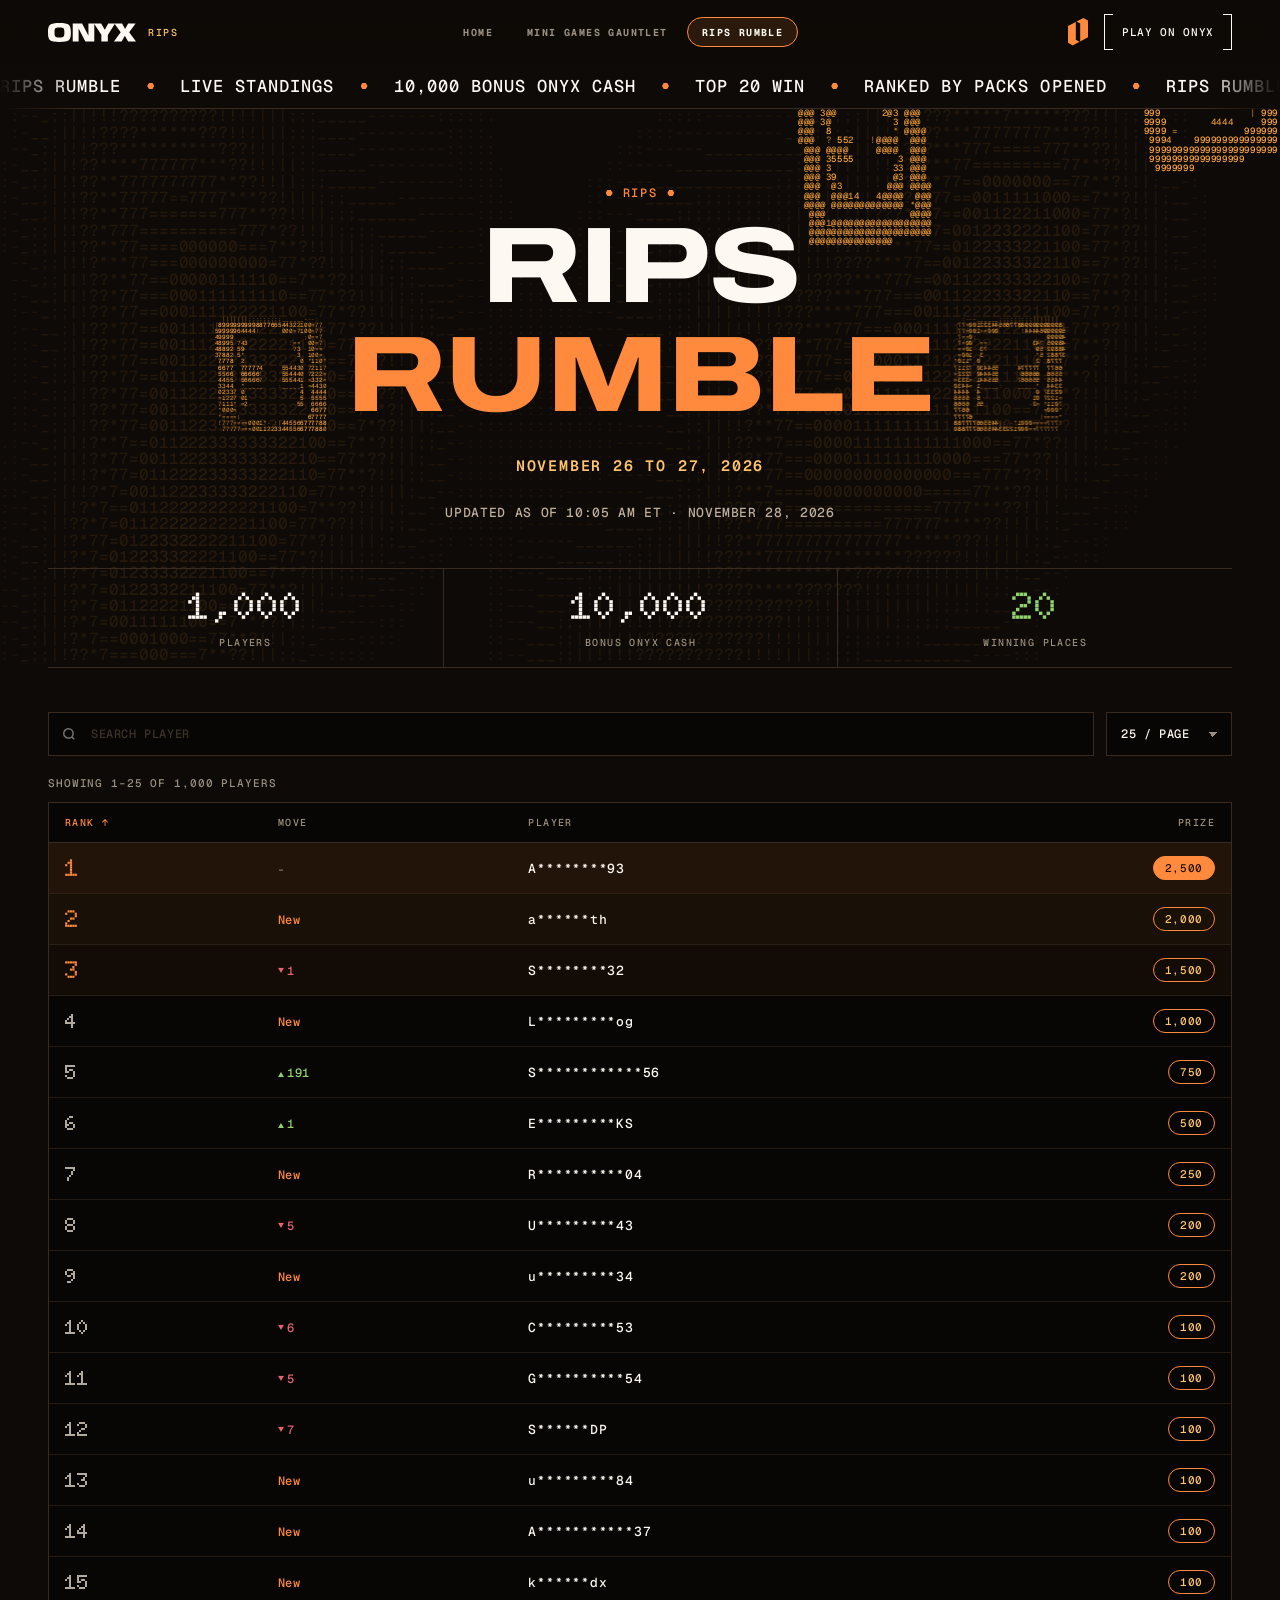
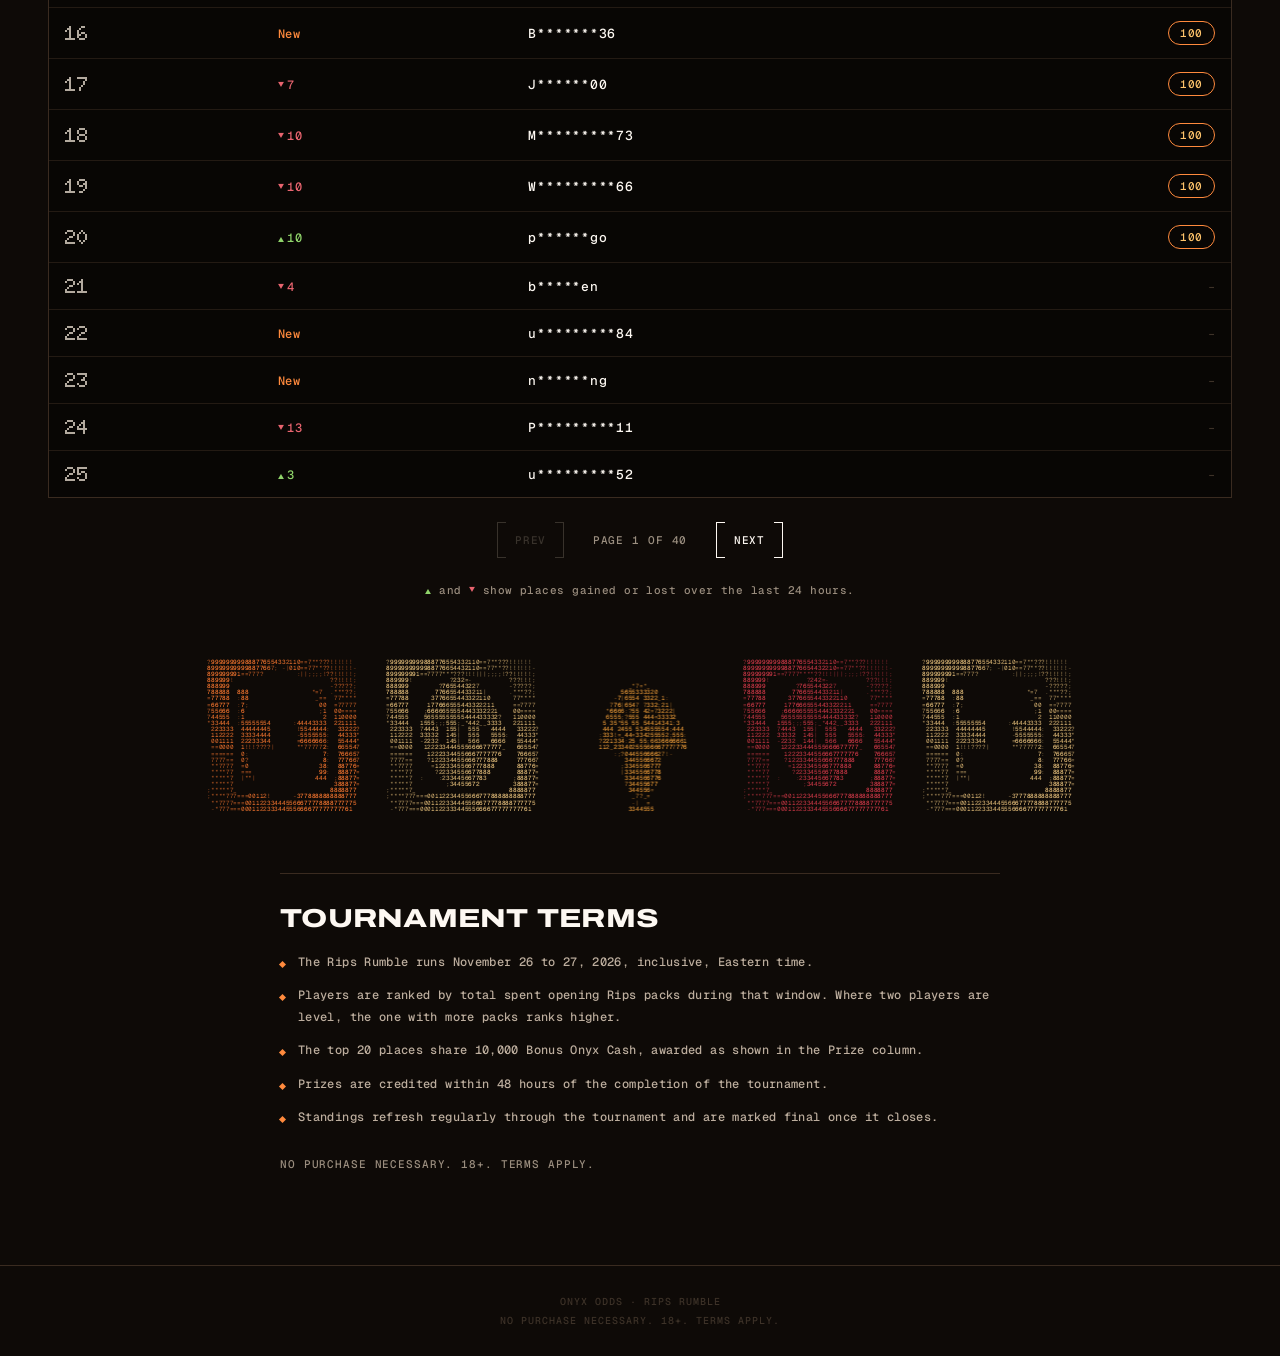
<file: rumble/index.html>
<!DOCTYPE html>
<html lang="en">
<head>
<meta charset="UTF-8">
<meta name="viewport" content="width=device-width, initial-scale=1.0, viewport-fit=cover">
<meta name="theme-color" content="#0e0a07">
<title>Onyx Odds — Rips Rumble</title>
<meta name="description" content="Live standings for the Onyx Rips Rumble.">
<meta property="og:type" content="website">
<meta property="og:site_name" content="Onyx Odds">
<meta property="og:title" content="Onyx Odds &mdash; Rips Rumble">
<meta property="og:description" content="Live standings for the Onyx Rips Rumble.">
<meta property="og:url" content="https://onyxjordan.github.io/onyx-gauntlet/rumble/">
<!-- Absolute, because an unfurler fetches it on its own and has no page to be
     relative to. Without it Slack shows an empty grey box. -->
<meta property="og:image" content="https://onyxjordan.github.io/onyx-gauntlet/og.png">
<meta property="og:image:type" content="image/png">
<meta property="og:image:width" content="1200">
<meta property="og:image:height" content="630">
<meta property="og:image:alt" content="Onyx Odds">
<meta name="twitter:card" content="summary_large_image">
<meta name="twitter:title" content="Onyx Odds &mdash; Rips Rumble">
<meta name="twitter:description" content="Live standings for the Onyx Rips Rumble.">
<meta name="twitter:image" content="https://onyxjordan.github.io/onyx-gauntlet/og.png">
<link rel="icon" type="image/png" href="https://onyxjordan.github.io/onyx-gauntlet/icon.png">
<link rel="apple-touch-icon" href="https://onyxjordan.github.io/onyx-gauntlet/icon.png">
<!-- The legacy thumbnail hint. Several clients, Slack among them, look for
     this before og:image, and the pages had no site icon at all, so there was
     nothing for any of them to fall back to. -->
<link rel="image_src" href="https://onyxjordan.github.io/onyx-gauntlet/og.png">
<link rel="stylesheet" href="../site.css">
<style>
/* Leaderboard page only. Everything shared with the homepage is in
   site.css, linked above. */
/* controls */
.main{padding:clamp(26px,4vw,44px) 0 clamp(50px,8vw,90px)}
.ctl{display:flex;gap:12px;align-items:center;flex-wrap:wrap;margin-bottom:20px}
.srch{flex:1;min-width:210px;position:relative}
.srch svg{position:absolute;left:14px;top:50%;transform:translateY(-50%);opacity:.45;pointer-events:none}
input[type=text],select{background:var(--ox-ink);border:1px solid var(--ox-stroke);color:var(--ox-white);
  font:500 12px var(--ox-mono);letter-spacing:.05em;text-transform:uppercase;padding:13px 14px;
  outline:none;transition:border-color .2s;border-radius:0;-webkit-appearance:none;appearance:none}
input[type=text]{width:100%;padding-left:42px}
input[type=text]::placeholder{color:var(--ox-600);text-transform:uppercase}
input[type=text]:focus,select:focus{border-color:var(--ox-purple)}
select{cursor:pointer;padding-right:34px;
  background-image:linear-gradient(45deg,transparent 50%,var(--ox-400) 50%),linear-gradient(135deg,var(--ox-400) 50%,transparent 50%);
  background-position:calc(100% - 18px) 50%,calc(100% - 13px) 50%;background-size:5px 5px;background-repeat:no-repeat}
.showing{font:500 11px var(--ox-mono);letter-spacing:.08em;text-transform:uppercase;color:var(--ox-400);margin-bottom:12px}

/* board */
.board{border:1px solid var(--ox-stroke);background:var(--ox-ink)}
table{width:100%;border-collapse:collapse}
thead th{padding:13px 16px;text-align:left;font:500 10px var(--ox-mono);letter-spacing:.14em;
  text-transform:uppercase;color:var(--ox-400);border-bottom:1px solid var(--ox-stroke);
  cursor:pointer;white-space:nowrap;user-select:none;transition:color .15s}
thead th:hover{color:var(--ox-white)}
thead th.on{color:var(--ox-purple)}
thead th.prize,td.prize{text-align:right}
tbody tr{border-bottom:1px solid rgba(var(--ox-stroke-rgb),.55);transition:background .12s}
tbody tr:last-child{border-bottom:0}
tbody tr:hover{background:rgba(var(--ox-accent-rgb),.06)}
tbody tr.t1{background:rgba(var(--ox-accent-rgb),.11)}
tbody tr.t2{background:rgba(var(--ox-accent-rgb),.07)}
tbody tr.t3{background:rgba(var(--ox-accent-rgb),.045)}
td{padding:13px 16px;vertical-align:middle}
.rk{font:900 20px/1 var(--ox-raster);color:var(--ox-200);min-width:30px;display:inline-block}
tr.t1 .rk,tr.t2 .rk,tr.t3 .rk{color:var(--ox-purple);font-size:24px}
.who{font:500 13px var(--ox-mono);letter-spacing:.06em;color:var(--ox-white)}
.pz{display:inline-block;border:1px solid var(--ox-purple);color:var(--ox-lilac);
  font:500 11px var(--ox-mono);letter-spacing:.06em;padding:4px 11px;border-radius:999px}
tr.t1 .pz{background:var(--ox-purple);color:#241206}
.pz0{color:var(--ox-600);font:500 12px var(--ox-mono)}

/* movement since the previous update */
.mv{white-space:nowrap;font:500 12px var(--ox-mono);letter-spacing:.04em;min-width:58px;display:inline-block}
.mv.up{color:var(--ox-green)}
.mv.dn{color:var(--ox-neg)}
.mv.sm{color:var(--ox-mut)}
.mv.nw{color:var(--ox-purple)}
.mv s{text-decoration:none;font-size:10px;margin-right:3px}

.empty{padding:56px 16px;text-align:center}
.empty b{display:block;font:800 18px var(--ox-display);font-stretch:125%;text-transform:uppercase;color:var(--ox-200);margin-bottom:8px}
.empty i{font:500 12px var(--ox-mono);letter-spacing:.06em;text-transform:uppercase;color:var(--ox-400);font-style:normal}

/* harvest row: the same raster art as the hero, small, above the terms */
.harvest{display:grid;grid-template-columns:repeat(5,1fr);gap:14px;
  max-width:880px;margin:52px auto 0}
.harvest canvas{width:100%;height:164px;display:block}
/* Three on a phone, larger, rather than five illegible ones. */
@media(max-width:560px){
  .harvest{grid-template-columns:repeat(3,1fr);gap:8px;max-width:360px}
  .harvest canvas{height:108px}
  .harvest canvas:nth-child(n+4){display:none}
}

/* tournament terms */
.terms{max-width:720px;margin:56px auto 0;padding-top:30px;
  border-top:1px solid var(--ox-stroke)}
.terms h2{margin:0 0 18px;font:800 clamp(18px,2.4vw,26px)/1.1 var(--ox-display);
  font-stretch:125%;letter-spacing:.01em;text-transform:uppercase;color:var(--ox-white)}
.terms ul{margin:0;padding:0;list-style:none}
.terms li{position:relative;padding:0 0 11px 18px;
  font:500 12px/1.85 var(--ox-mono);letter-spacing:.03em;color:var(--ox-body)}
.terms li::before{content:"";position:absolute;left:0;top:11px;width:5px;height:5px;
  background:var(--ox-purple);transform:rotate(45deg)}
.terms p{margin:16px 0 0;font:500 11px/1.8 var(--ox-mono);letter-spacing:.08em;
  text-transform:uppercase;color:var(--ox-mut)}

.legend{max-width:620px;margin:22px auto 0;text-align:center;
  font:500 11px/1.9 var(--ox-mono);letter-spacing:.04em;color:var(--ox-mut)}
/* The table cell reserves a fixed width so the column lines up; in a sentence
   that reads as a gap after each arrow, so drop it here. */
.legend .mv{min-width:0;display:inline}
.legend .mv s{margin-right:0}
.pages{display:flex;align-items:center;justify-content:center;gap:16px;margin-top:24px}
.pages span{min-width:120px;text-align:center;font:500 11px var(--ox-mono);letter-spacing:.08em;
  text-transform:uppercase;color:var(--ox-400)}

@media (max-width:760px){
  .board{border-left:0;border-right:0}
  thead th,td{padding:11px 10px}
}
@media (max-width:460px){
  .mv{min-width:44px;font-size:11px}
  .mv s{margin-right:1px}
  .who{font-size:12px;letter-spacing:.03em}
  .rk{font-size:17px;min-width:22px}
}
</style>
</head>
<body>

<header class="head">
  <div class="wrap head-in">
    <a class="brand" href="https://app.onyxodds.com/" target="_blank" rel="noopener" aria-label="Onyx">
      <svg xmlns="http://www.w3.org/2000/svg" fill="currentColor" viewBox="0 0 218 47" aria-hidden="true"><path d="M28.344 0C4.264 0 0 4.076 0 23.472S4.263 46.85 28.344 46.85s28.25-4.03 28.25-23.378C56.595 4.122 52.426 0 28.345 0m12.134 25.018c0 8.948-2.108 11.01-10.447 11.01h-3.326c-8.433 0-10.495-2.015-10.495-11.01v-3.139c0-8.995 2.061-11.057 10.494-11.057h3.327c8.34 0 10.447 2.062 10.447 11.057zM217.667 45.866l-16.852-23.094L216.776.984h-18.459l-7.616 13.618L183.232.984h-34.294l-8.425 15.88-9.097-15.88h-31.39v30.332L84.378.983h-23.19v44.882h14.57V13.741l16.678 32.125h22.067V2.633l17.475 26.742v16.491h16.023V29.61l17.045-26.911 14.796 20.168-16.803 23h19.115l7.97-14.196 8.053 14.196z"/></svg>
      <span>Rips</span>
    </a>
    <nav class="tabs"><a class="tab" href="../"><b>Home</b><i>Home</i></a>
      <a class="tab" href="../gauntlet/"><b>Mini Games Gauntlet</b><i>Gauntlet</i></a>
      <a class="tab" href="../rumble/" aria-current="page"><b>Rips Rumble</b><i>Rumble</i></a></nav>
    <nav class="acts">
      <a class="markc" href="https://app.onyxodds.com/" target="_blank" rel="noopener" aria-label="Onyx">
        <svg xmlns="http://www.w3.org/2000/svg" fill="currentColor" viewBox="0 0 100 137" aria-hidden="true"><path d="m39.041 109.178 18.493 9.863-33.972 17.945L0 124.384v-84.11l39.041-20.411zm21.918-81.37-18.493-9.863L76.438 0 100 12.603v84.246L60.959 117.26z"/></svg>
      </a>
      <a class="btn sm" href="https://app.onyxodds.com/" target="_blank" rel="noopener">Play on Onyx</a>
    </nav>
  </div>
</header>

<div class="marq" aria-hidden="true"><div id="mq"></div></div>

<section class="hero" data-ox-host>
  <!-- Full bleed: the ambient texture, and the surface the leaves cascade over.
       The turkey is its own canvas below so it is not lost behind the title. -->
  <canvas class="hero-art" data-ox-art="field" data-ox-tone="amber" data-ox-fade="0" data-ox-calm=".6"
          data-ox-lens="0" data-ox-cell="16" data-ox-idle="200" aria-hidden="true"></canvas>
  <!-- Leaves get their own canvas at full strength. Sharing the textured one
       meant the opacity that quietened the texture dimmed the leaves with it. -->
  <canvas class="hero-leaves" data-ox-art="none" data-ox-lens="0" data-ox-cell="9"
          data-ox-leaves="cardBall,cardSport" data-ox-leaf-tone="amber" data-ox-rain="1.5"
          aria-hidden="true"></canvas>
  <div class="wrap hero-in">
    <span class="eyebrow">Rips</span>
    <h1>Rips
      <span class="gline">
        <canvas class="mini-turkey" data-ox-art="cardBall" data-ox-tone="amber" data-ox-fade="0"
                data-ox-calm=".45" data-ox-cell="6" data-ox-lens="0" aria-hidden="true"></canvas>
        <em>Rumble</em>
        <canvas class="mini-turkey flip" data-ox-art="cardBall" data-ox-tone="amber" data-ox-fade="0"
                data-ox-calm=".45" data-ox-cell="6" data-ox-lens="0" aria-hidden="true"></canvas>
      </span></h1>
    <p class="hero-round">November 26 to 27, 2026</p>
    <p class="hero-sub">Updated as of 10:05 AM ET · November 28, 2026</p>
  </div>
  <div class="wrap">
    <div class="stats">
      <div class="stat"><b id="sPlayers">0</b><i>Players</i></div>
      <div class="stat"><b id="sPool">0</b><i>Bonus Onyx Cash</i></div>
      <div class="stat"><b class="live" id="sPaid">0</b><i>Winning Places</i></div>
    </div>
  </div>
</section>

<main class="main">
  <div class="wrap">
    <div class="ctl">
      <div class="srch">
        <svg width="14" height="14" viewBox="0 0 24 24" fill="none" stroke="currentColor" stroke-width="2.5" aria-hidden="true"><circle cx="11" cy="11" r="8"/><path d="m21 21-4.35-4.35"/></svg>
        <input type="text" id="q" placeholder="Search player" aria-label="Search player">
      </div>
      <select id="ps" aria-label="Rows per page">
        <option value="25">25 / page</option>
        <option value="50">50 / page</option>
        <option value="100">100 / page</option>
        <option value="250">250 / page</option>
      </select>
    </div>
    <div class="showing" id="show"></div>
    <div class="board">
      <table>
        <thead><tr>
          <th id="h-r" class="on" onclick="sb('r')">Rank</th>
          <th id="h-d" onclick="sb('d')" title="Places gained or lost over the last 24 hours">Move</th>
          <th id="h-u" onclick="sb('u')">Player</th>
          <th id="h-p" class="prize" onclick="sb('p')">Prize</th>
        </tr></thead>
        <tbody id="tb"></tbody>
      </table>
    </div>
    <div class="pages">
      <button class="btn sm" type="button" onclick="go(-1)">Prev</button>
      <span id="pi"></span>
      <button class="btn sm" type="button" onclick="go(1)">Next</button>
    </div>
    <p class="legend">
      <span class="mv up"><s>&#9650;</s></span> and <span class="mv dn"><s>&#9660;</s></span>
      show places gained or lost over the last 24 hours.
    </p>

    <div class="harvest" aria-hidden="true"><canvas data-ox-art="cardBall" data-ox-tone="ember" data-ox-fade="0" data-ox-calm=".5" data-ox-cell="6"></canvas>
      <canvas data-ox-art="cardSport" data-ox-tone="wheat" data-ox-fade="0" data-ox-calm=".5" data-ox-cell="6"></canvas>
      <canvas data-ox-art="turkey" data-ox-tone="amber" data-ox-fade="0" data-ox-calm=".5" data-ox-cell="6"></canvas>
      <canvas data-ox-art="cardSport" data-ox-tone="cranberry" data-ox-fade="0" data-ox-calm=".5" data-ox-cell="6"></canvas>
      <canvas data-ox-art="cardBall" data-ox-tone="wheat" data-ox-fade="0" data-ox-calm=".5" data-ox-cell="6"></canvas></div>

    <section class="terms">
      <h2>Tournament Terms</h2>
      <ul>
        <li>The Rips Rumble runs November 26 to 27, 2026, inclusive, Eastern time.</li>
        <li>Players are ranked by total spent opening Rips packs during that window.
            Where two players are level, the one with more packs ranks higher.</li>
        <li>The top 20 places share 10,000 Bonus Onyx Cash, awarded as
            shown in the Prize column.</li>
        <li>Prizes are credited within 48 hours of the completion of the
            tournament.</li>
        <li>Standings refresh regularly through the tournament and are marked
            final once it closes.</li>
      </ul>
      <p>No purchase necessary. 18+. Terms apply.</p>
    </section>
  </div>
</main>

<footer>
  <div class="wrap">
    <p>Onyx Odds &middot; Rips Rumble<br>No purchase necessary. 18+. Terms apply.</p>
  </div>
</footer>

<script>
var ALL=[{"r":1,"u":"A********93","p":2500,"d":0,"k":"fe6d3410281c"},{"r":2,"u":"a******th","p":2000,"d":null,"k":"2191d71bb115"},{"r":3,"u":"S********32","p":1500,"d":-1,"k":"942e268d3d2a"},{"r":4,"u":"L*********og","p":1000,"d":null,"k":"d14695c7dcfe"},{"r":5,"u":"S************56","p":750,"d":191,"k":"66263f1865f4"},{"r":6,"u":"E*********KS","p":500,"d":1,"k":"ef451558faef"},{"r":7,"u":"R**********04","p":250,"d":null,"k":"14b0d227fc24"},{"r":8,"u":"U*********43","p":200,"d":-5,"k":"44a6d85ad17f"},{"r":9,"u":"u*********34","p":200,"d":null,"k":"a3e775745a6a"},{"r":10,"u":"C*********53","p":100,"d":-6,"k":"20681a09475e"},{"r":11,"u":"G**********54","p":100,"d":-5,"k":"ada60b59c699"},{"r":12,"u":"S******DP","p":100,"d":-7,"k":"ffcc8ee6830e"},{"r":13,"u":"u*********84","p":100,"d":null,"k":"dc1e95b1ed3b"},{"r":14,"u":"A***********37","p":100,"d":null,"k":"e5d74a4036e5"},{"r":15,"u":"k******dx","p":100,"d":null,"k":"03bd1ce2e702"},{"r":16,"u":"B*******36","p":100,"d":null,"k":"9659297fcbb3"},{"r":17,"u":"J******00","p":100,"d":-7,"k":"8a1c9f17aa41"},{"r":18,"u":"M*********73","p":100,"d":-10,"k":"53f954937e4b"},{"r":19,"u":"W*********66","p":100,"d":-10,"k":"2df48f2d7113"},{"r":20,"u":"p******go","p":100,"d":10,"k":"8194e856e46e"},{"r":21,"u":"b*****en","p":0,"d":-4,"k":"8c8b27a7b817"},{"r":22,"u":"u*********84","p":0,"d":null,"k":"dd81dc760761"},{"r":23,"u":"n******ng","p":0,"d":null,"k":"19b36bd5f802"},{"r":24,"u":"P*********11","p":0,"d":-13,"k":"32bf92f66b27"},{"r":25,"u":"u*********52","p":0,"d":3,"k":"50b3e621b183"},{"r":26,"u":"G**********63","p":0,"d":null,"k":"a0b84eb919df"},{"r":27,"u":"C********lz","p":0,"d":-15,"k":"da4ed70a8df4"},{"r":28,"u":"F*********78","p":0,"d":-15,"k":"4136ef0b0692"},{"r":29,"u":"S**********92","p":0,"d":null,"k":"8e424ed32ebf"},{"r":30,"u":"R************st","p":0,"d":-16,"k":"8e54e70cff4e"},{"r":31,"u":"K*******73","p":0,"d":-16,"k":"2c24a0bff52c"},{"r":32,"u":"T**********17","p":0,"d":-16,"k":"2fdcabbd7d1e"},{"r":33,"u":"Q***********98","p":0,"d":null,"k":"8156a5bacf22"},{"r":34,"u":"N*******88","p":0,"d":-16,"k":"ea1740fd4d36"},{"r":35,"u":"F***********95","p":0,"d":-16,"k":"cc471b4bebf4"},{"r":36,"u":"S*********92","p":0,"d":-16,"k":"7875f5d97237"},{"r":37,"u":"V******88","p":0,"d":-13,"k":"ed6b8c42a343"},{"r":38,"u":"i**********36","p":0,"d":4,"k":"b7554a44941b"},{"r":39,"u":"B******27","p":0,"d":null,"k":"9a992af67434"},{"r":40,"u":"P****4x","p":0,"d":-19,"k":"cf9496c7db64"},{"r":41,"u":"G***JJ","p":0,"d":null,"k":"b7f6618c115d"},{"r":42,"u":"j******88","p":0,"d":-20,"k":"6f8c0f09dccd"},{"r":43,"u":"Q**********85","p":0,"d":-20,"k":"47244fbde17d"},{"r":44,"u":"n*********67","p":0,"d":-18,"k":"48ee1c303c7b"},{"r":45,"u":"K****04","p":0,"d":29,"k":"8e94a3a3cea3"},{"r":46,"u":"r*******16","p":0,"d":-21,"k":"bbd319d2741c"},{"r":47,"u":"K****nG","p":0,"d":null,"k":"aa6698c983a0"},{"r":48,"u":"T**********39","p":0,"d":null,"k":"a5ca0ee0aeab"},{"r":49,"u":"I*****de","p":0,"d":null,"k":"268c750a2520"},{"r":50,"u":"M***********39","p":0,"d":null,"k":"73cd3730135c"},{"r":51,"u":"j*************32","p":0,"d":-24,"k":"cf46ba75b6bb"},{"r":52,"u":"C******17","p":0,"d":null,"k":"3459131296d3"},{"r":53,"u":"S***********66","p":0,"d":-24,"k":"5b3b7ed2b967"},{"r":54,"u":"r****23","p":0,"d":null,"k":"c530dc096fa7"},{"r":55,"u":"D******05","p":0,"d":null,"k":"baf22940534b"},{"r":56,"u":"u*********74","p":0,"d":-25,"k":"44465a8e4390"},{"r":57,"u":"D****en","p":0,"d":-22,"k":"1c4b7105f842"},{"r":58,"u":"Q*******23","p":0,"d":-25,"k":"621f088e95a1"},{"r":59,"u":"p*******wg","p":0,"d":-27,"k":"b4253eb17325"},{"r":60,"u":"N*****88","p":0,"d":null,"k":"eff6ecd06094"},{"r":61,"u":"u*********87","p":0,"d":-4,"k":"92f0747ab5c9"},{"r":62,"u":"D***ob","p":0,"d":null,"k":"0d121c84efdc"},{"r":63,"u":"R*****30","p":0,"d":-24,"k":"fa9b3c9cf51d"},{"r":64,"u":"a*******************68","p":0,"d":-30,"k":"a4b193bc301a"},{"r":65,"u":"M**********30","p":0,"d":27,"k":"c1155d88a4c5"},{"r":66,"u":"j******65","p":0,"d":-30,"k":"94a4ad7192b8"},{"r":67,"u":"u*********90","p":0,"d":null,"k":"021c37a80628"},{"r":68,"u":"S***********26","p":0,"d":-4,"k":"d2b3aa9981af"},{"r":69,"u":"P**********86","p":0,"d":null,"k":"b13b638719b8"},{"r":70,"u":"d*******32","p":0,"d":null,"k":"e859be1e0962"},{"r":71,"u":"C*********28","p":0,"d":-31,"k":"37d1a06bf0b1"},{"r":72,"u":"k****97","p":0,"d":-14,"k":"db34a4177c80"},{"r":73,"u":"F**********53","p":0,"d":11,"k":"a1c1278ebb66"},{"r":74,"u":"u*********56","p":0,"d":null,"k":"013774c8d576"},{"r":75,"u":"M********76","p":0,"d":null,"k":"170ea866c386"},{"r":76,"u":"d******40","p":0,"d":null,"k":"5c0a52b35782"},{"r":77,"u":"F********95","p":0,"d":null,"k":"ea4531e0dd5f"},{"r":78,"u":"J*********30","p":0,"d":null,"k":"2d1d187426ed"},{"r":79,"u":"C***********11","p":0,"d":-38,"k":"43485aaada2d"},{"r":80,"u":"M********74","p":0,"d":null,"k":"bc6c7e1e087e"},{"r":81,"u":"k*********27","p":0,"d":-44,"k":"5d9c6d985304"},{"r":82,"u":"S********90","p":0,"d":null,"k":"3a99b46172e7"},{"r":83,"u":"C*********08","p":0,"d":-45,"k":"72654ba48e8f"},{"r":84,"u":"B******to","p":0,"d":196,"k":"4428b134f1d5"},{"r":85,"u":"P********oc","p":0,"d":null,"k":"152a73190600"},{"r":86,"u":"P**********59","p":0,"d":72,"k":"802e9058a975"},{"r":87,"u":"S**********63","p":0,"d":null,"k":"c7e2f7dc60f8"},{"r":88,"u":"S*it","p":0,"d":-29,"k":"245b3c721c10"},{"r":89,"u":"S***********00","p":0,"d":null,"k":"a615d1736b6a"},{"r":90,"u":"B**********25","p":0,"d":-44,"k":"f81170e6897d"},{"r":91,"u":"b***a4","p":0,"d":null,"k":"d912d64f6c1c"},{"r":92,"u":"j****12","p":0,"d":3,"k":"c5eb8435989d"},{"r":93,"u":"r*****er","p":0,"d":null,"k":"219b8dc7d6ef"},{"r":94,"u":"B********61","p":0,"d":-51,"k":"9eaa6915401b"},{"r":95,"u":"C*********63","p":0,"d":null,"k":"abbabcae2784"},{"r":96,"u":"F**********95","p":0,"d":-52,"k":"e602ad61a0a5"},{"r":97,"u":"T**********92","p":0,"d":-52,"k":"79666f23a353"},{"r":98,"u":"R**********57","p":0,"d":null,"k":"7440894705f6"},{"r":99,"u":"G**********58","p":0,"d":-52,"k":"2cb3d8558ef6"},{"r":100,"u":"A********52","p":0,"d":null,"k":"48068a970e94"},{"r":101,"u":"A********36","p":0,"d":null,"k":"a3bc14b36c20"},{"r":102,"u":"T********13","p":0,"d":null,"k":"71c48f1c1528"},{"r":103,"u":"A***********99","p":0,"d":6,"k":"797eda5be6f4"},{"r":104,"u":"P***********18","p":0,"d":-56,"k":"7b6cfb50ad67"},{"r":105,"u":"i*******ts","p":0,"d":null,"k":"3857994bff3d"},{"r":106,"u":"L*********85","p":0,"d":173,"k":"65731af2690c"},{"r":107,"u":"J*****x2","p":0,"d":null,"k":"46665afff8e3"},{"r":108,"u":"L*****en","p":0,"d":null,"k":"a5ce9a8ba14c"},{"r":109,"u":"T**********88","p":0,"d":-60,"k":"8c9e4103ed71"},{"r":110,"u":"Q*********74","p":0,"d":null,"k":"01d9f8aad757"},{"r":111,"u":"W********96","p":0,"d":-4,"k":"6d3ab2d6e46c"},{"r":112,"u":"M***********an","p":0,"d":-62,"k":"ca407563fed0"},{"r":113,"u":"b*********f3","p":0,"d":null,"k":"843fca18e2c4"},{"r":114,"u":"B*************26","p":0,"d":-63,"k":"82d1d2cb01b0"},{"r":115,"u":"B*****73","p":0,"d":-63,"k":"043bfcae326d"},{"r":116,"u":"s**********wn","p":0,"d":-63,"k":"8e17919af5bb"},{"r":117,"u":"f********44","p":0,"d":-63,"k":"569e0d2da687"},{"r":118,"u":"E***aE","p":0,"d":323,"k":"1803d58c40f0"},{"r":119,"u":"A*********26","p":0,"d":-64,"k":"3128cd89d38f"},{"r":120,"u":"G****yt","p":0,"d":-64,"k":"f6219d393946"},{"r":121,"u":"M********37","p":0,"d":-56,"k":"8a46f2e81bd8"},{"r":122,"u":"P***********61","p":0,"d":null,"k":"1cb7e026cdc2"},{"r":123,"u":"c****an","p":0,"d":-63,"k":"ed71e036895b"},{"r":124,"u":"L**********19","p":0,"d":null,"k":"3622047909a7"},{"r":125,"u":"R*********29","p":0,"d":-64,"k":"cf868e2a6fdf"},{"r":126,"u":"j******22","p":0,"d":-64,"k":"701378dc3b6d"},{"r":127,"u":"m*****69","p":0,"d":-26,"k":"18e33634b56a"},{"r":128,"u":"P**********51","p":0,"d":-65,"k":"30a72e60c199"},{"r":129,"u":"M********12","p":0,"d":null,"k":"c2850b35409f"},{"r":130,"u":"K***os","p":0,"d":null,"k":"ce9dc8cdde7a"},{"r":131,"u":"B***88","p":0,"d":null,"k":"9e0f4d3ecdd0"},{"r":132,"u":"L*******69","p":0,"d":-50,"k":"178dcf294b25"},{"r":133,"u":"D***n3","p":0,"d":null,"k":"3aea3faa0803"},{"r":134,"u":"R********12","p":0,"d":null,"k":"b27c25d056ff"},{"r":135,"u":"6*******ay","p":0,"d":0,"k":"e7f490359981"},{"r":136,"u":"p****a5","p":0,"d":-69,"k":"243a4e87770b"},{"r":137,"u":"N********13","p":0,"d":-71,"k":"4920d47c8428"},{"r":138,"u":"K*********54","p":0,"d":67,"k":"6e7b41e66a4d"},{"r":139,"u":"Q*********87","p":0,"d":null,"k":"a656cec83e13"},{"r":140,"u":"u*********62","p":0,"d":-72,"k":"2819ab1f3b3d"},{"r":141,"u":"L**********69","p":0,"d":null,"k":"b8d6c6f5ad7c"},{"r":142,"u":"u*********84","p":0,"d":-30,"k":"0f7cf710d65c"},{"r":143,"u":"j*******************63","p":0,"d":-74,"k":"d0e4b39b758d"},{"r":144,"u":"b*****oi","p":0,"d":null,"k":"d08e7b57641a"},{"r":145,"u":"J****rz","p":0,"d":-37,"k":"07d6954e086d"},{"r":146,"u":"u*********57","p":0,"d":-76,"k":"6a687cef5285"},{"r":147,"u":"l******30","p":0,"d":null,"k":"2f1c8f9cd7a0"},{"r":148,"u":"T************90","p":0,"d":-77,"k":"48229733a63f"},{"r":149,"u":"Q**********51","p":0,"d":312,"k":"906bdc317599"},{"r":150,"u":"W********49","p":0,"d":null,"k":"908f52036652"},{"r":151,"u":"K*******37","p":0,"d":null,"k":"3657a61ede19"},{"r":152,"u":"V*********80","p":0,"d":-80,"k":"b026b04d8df4"},{"r":153,"u":"S*********96","p":0,"d":-80,"k":"edee127e18d5"},{"r":154,"u":"S**********10","p":0,"d":100,"k":"61205f0386a2"},{"r":155,"u":"m*67","p":0,"d":-53,"k":"1f15619313d0"},{"r":156,"u":"S**********06","p":0,"d":null,"k":"bcf95c1627b6"},{"r":157,"u":"T**********87","p":0,"d":-38,"k":"221e7d8f6ba2"},{"r":158,"u":"M**********40","p":0,"d":-83,"k":"4ebc367e7663"},{"r":159,"u":"E*********88","p":0,"d":null,"k":"196438e26d6c"},{"r":160,"u":"R*****od","p":0,"d":383,"k":"6bf4468b3a81"},{"r":161,"u":"s*****22","p":0,"d":-40,"k":"5c64930c9bf0"},{"r":162,"u":"r********32","p":0,"d":null,"k":"96ca32dc2f83"},{"r":163,"u":"Z*******58","p":0,"d":null,"k":"e49284ea872a"},{"r":164,"u":"u*********89","p":0,"d":null,"k":"320bed6dc3e1"},{"r":165,"u":"l*******20","p":0,"d":-89,"k":"704d6f4f740b"},{"r":166,"u":"V*********62","p":0,"d":null,"k":"abb4c00b4624"},{"r":167,"u":"a******05","p":0,"d":null,"k":"dffb979bca2e"},{"r":168,"u":"F************19","p":0,"d":-83,"k":"37441fa2afac"},{"r":169,"u":"A*******19","p":0,"d":null,"k":"72dce08f232e"},{"r":170,"u":"K*********11","p":0,"d":-93,"k":"cfe647b365e1"},{"r":171,"u":"B***********86","p":0,"d":null,"k":"e658a843a4c5"},{"r":172,"u":"l****97","p":0,"d":null,"k":"4d0d190d432d"},{"r":173,"u":"P***********49","p":0,"d":-95,"k":"19e7f8613dd9"},{"r":174,"u":"C*********er","p":0,"d":-95,"k":"f4824c0d7630"},{"r":175,"u":"T*****59","p":0,"d":null,"k":"e82f1959df2a"},{"r":176,"u":"D***********56","p":0,"d":-70,"k":"86765e79da1a"},{"r":177,"u":"D*************00","p":0,"d":null,"k":"bb385b1e27da"},{"r":178,"u":"B************96","p":0,"d":-98,"k":"ffc2dd2113bc"},{"r":179,"u":"S***eB","p":0,"d":null,"k":"3ac064577edf"},{"r":180,"u":"F**********59","p":0,"d":-99,"k":"588a4c8e469d"},{"r":181,"u":"p******16","p":0,"d":null,"k":"f167b4ab4bce"},{"r":182,"u":"V*********62","p":0,"d":433,"k":"5e4d0d8a2661"},{"r":183,"u":"L**********96","p":0,"d":null,"k":"1733c04b7c95"},{"r":184,"u":"R************86","p":0,"d":-101,"k":"ef56cc403ca5"},{"r":185,"u":"T**********60","p":0,"d":null,"k":"68a4329243f6"},{"r":186,"u":"M***********42","p":0,"d":-89,"k":"c3640351b0b1"},{"r":187,"u":"K*******92","p":0,"d":-62,"k":"5c752c7c49f1"},{"r":188,"u":"Q**********67","p":0,"d":null,"k":"8101d39a5cf2"},{"r":189,"u":"D**********96","p":0,"d":-86,"k":"8765e4a5ea97"},{"r":190,"u":"N********19","p":0,"d":-86,"k":"9131230ca372"},{"r":191,"u":"H**********13","p":0,"d":-105,"k":"3842b93b7f61"},{"r":192,"u":"C*******84","p":0,"d":-74,"k":"e5baa711fecb"},{"r":193,"u":"C***********99","p":0,"d":null,"k":"048ad5fa21e4"},{"r":194,"u":"J************36","p":0,"d":-84,"k":"415e1c05d5de"},{"r":195,"u":"H*********85","p":0,"d":-108,"k":"3e52e37f60e8"},{"r":196,"u":"a***og","p":0,"d":-108,"k":"bcb7c24df511"},{"r":197,"u":"S**********73","p":0,"d":null,"k":"79a3b51f7077"},{"r":198,"u":"A**********57","p":0,"d":null,"k":"00ac92a9a353"},{"r":199,"u":"M*********59","p":0,"d":null,"k":"70ea7fcb3337"},{"r":200,"u":"Q**********59","p":0,"d":null,"k":"aaf5dfa6464f"},{"r":201,"u":"c******22","p":0,"d":-102,"k":"d05c6be2ebc5"},{"r":202,"u":"B**********08","p":0,"d":null,"k":"86584720a8f5"},{"r":203,"u":"A**********31","p":0,"d":-13,"k":"2e43b88b0090"},{"r":204,"u":"p**********in","p":0,"d":null,"k":"fd5d9a1d46c4"},{"r":205,"u":"m**************98","p":0,"d":-92,"k":"d89ef4992237"},{"r":206,"u":"u*********46","p":0,"d":128,"k":"fe914e355d8a"},{"r":207,"u":"V*********01","p":0,"d":null,"k":"d13681870cec"},{"r":208,"u":"F**********19","p":0,"d":-119,"k":"2ae34de0f664"},{"r":209,"u":"b**********ck","p":0,"d":null,"k":"e1536b4c890a"},{"r":210,"u":"S**********72","p":0,"d":null,"k":"abe925890857"},{"r":211,"u":"y*******an","p":0,"d":-121,"k":"7a0d738cf2b5"},{"r":212,"u":"S*********10","p":0,"d":-121,"k":"7d31bd82aece"},{"r":213,"u":"S*********43","p":0,"d":null,"k":"9ab92a7895f9"},{"r":214,"u":"k****ap","p":0,"d":null,"k":"70529f5995dd"},{"r":215,"u":"N********26","p":0,"d":35,"k":"916e646a5a7c"},{"r":216,"u":"A**********35","p":0,"d":-40,"k":"30e047d1b2fb"},{"r":217,"u":"T***********11","p":0,"d":-124,"k":"abae7e854878"},{"r":218,"u":"G*********75","p":0,"d":null,"k":"b486bb04643a"},{"r":219,"u":"S*********33","p":0,"d":-99,"k":"f230f2c06c8b"},{"r":220,"u":"R***********79","p":0,"d":null,"k":"ebdbf6341a6f"},{"r":221,"u":"k**********55","p":0,"d":null,"k":"9d5651f6c1eb"},{"r":222,"u":"a*******ts","p":0,"d":-128,"k":"bcc5892be753"},{"r":223,"u":"K***********44","p":0,"d":410,"k":"fdb9ed0bf4cb"},{"r":224,"u":"M**********05","p":0,"d":21,"k":"116015775f28"},{"r":225,"u":"d**********24","p":0,"d":null,"k":"221b8a7266c9"},{"r":226,"u":"S**********05","p":0,"d":-130,"k":"34d6416d75f5"},{"r":227,"u":"s*******11","p":0,"d":123,"k":"79fca0d8a04f"},{"r":228,"u":"s*********03","p":0,"d":null,"k":"2ef7f236c93c"},{"r":229,"u":"o*****n1","p":0,"d":null,"k":"1e6a60bc848f"},{"r":230,"u":"S**********34","p":0,"d":-73,"k":"551fb67e67f2"},{"r":231,"u":"M*******26","p":0,"d":null,"k":"dc4310cd17e5"},{"r":232,"u":"S***********75","p":0,"d":null,"k":"36783d070dd7"},{"r":233,"u":"l******10","p":0,"d":-135,"k":"df947e470b51"},{"r":234,"u":"s********31","p":0,"d":null,"k":"9aecba4bfa4b"},{"r":235,"u":"i***ne","p":0,"d":null,"k":"563c4ff39bb8"},{"r":236,"u":"A**********40","p":0,"d":-136,"k":"955c2d85f32f"},{"r":237,"u":"G*********30","p":0,"d":-76,"k":"4a1c852ac406"},{"r":238,"u":"N********96","p":0,"d":null,"k":"fc0ed337e245"},{"r":239,"u":"j*******31","p":0,"d":-134,"k":"8a28fc62ebe6"},{"r":240,"u":"r************05","p":0,"d":-101,"k":"4dbd86ac218a"},{"r":241,"u":"M*********47","p":0,"d":-43,"k":"a613be2e1492"},{"r":242,"u":"R*******er","p":0,"d":null,"k":"9531ddcb03b1"},{"r":243,"u":"M******01","p":0,"d":98,"k":"a57618e5a943"},{"r":244,"u":"C*******29","p":0,"d":null,"k":"d7aa6b355035"},{"r":245,"u":"D********in","p":0,"d":null,"k":"891ad7d1d256"},{"r":246,"u":"G**********80","p":0,"d":-15,"k":"009326c77870"},{"r":247,"u":"C***********28","p":0,"d":null,"k":"414d313ca886"},{"r":248,"u":"G************12","p":0,"d":null,"k":"fcb3a6bfb753"},{"r":249,"u":"S***********11","p":0,"d":-138,"k":"5593dc256ca0"},{"r":250,"u":"D*********57","p":0,"d":-117,"k":"36e09aec991e"},{"r":251,"u":"C*********20","p":0,"d":-137,"k":"4adb0de2cb8c"},{"r":252,"u":"D********43","p":0,"d":null,"k":"a55a5cf659b2"},{"r":253,"u":"g********88","p":0,"d":-138,"k":"8d842491e2d3"},{"r":254,"u":"U***********73","p":0,"d":-138,"k":"26d682b1fcc3"},{"r":255,"u":"C***********43","p":0,"d":-119,"k":"c81c0383bd6b"},{"r":256,"u":"F***********15","p":0,"d":null,"k":"adaa4d89decf"},{"r":257,"u":"G**********73","p":0,"d":-140,"k":"fb285bec06c3"},{"r":258,"u":"U*********13","p":0,"d":-42,"k":"0255bcd7c1b8"},{"r":259,"u":"k*****le","p":0,"d":211,"k":"9bb0ef3463f3"},{"r":260,"u":"F********t6","p":0,"d":-108,"k":"b3546ec86033"},{"r":261,"u":"s*******11","p":0,"d":null,"k":"198420bf27a5"},{"r":262,"u":"S***********89","p":0,"d":133,"k":"1317587f5db3"},{"r":263,"u":"E***********95","p":0,"d":null,"k":"cab2d7fa8f01"},{"r":264,"u":"P*********62","p":0,"d":-142,"k":"749bb6b822da"},{"r":265,"u":"B**********40","p":0,"d":-142,"k":"5d61073ffa6e"},{"r":266,"u":"F*********98","p":0,"d":-83,"k":"361d4c0b2226"},{"r":267,"u":"S********82","p":0,"d":-143,"k":"ff46eb7a5774"},{"r":268,"u":"R****76","p":0,"d":null,"k":"d29e519b0219"},{"r":269,"u":"S*********50","p":0,"d":null,"k":"3f77d776ce4e"},{"r":270,"u":"F********11","p":0,"d":null,"k":"36b6424bbc61"},{"r":271,"u":"D**********33","p":0,"d":119,"k":"ee5a37239c07"},{"r":272,"u":"t*******id","p":0,"d":null,"k":"575c1a01b418"},{"r":273,"u":"A**********56","p":0,"d":null,"k":"a299cc4cfa96"},{"r":274,"u":"k****in","p":0,"d":null,"k":"cdc0be5448c2"},{"r":275,"u":"C***********42","p":0,"d":-149,"k":"6e85e20d2472"},{"r":276,"u":"R***********95","p":0,"d":-149,"k":"0cf3bbdd4321"},{"r":277,"u":"J**********20","p":0,"d":-149,"k":"7889e47329a4"},{"r":278,"u":"F**********13","p":0,"d":-149,"k":"7a088b2dfc0a"},{"r":279,"u":"W******46","p":0,"d":372,"k":"eafe022e247b"},{"r":280,"u":"c********gg","p":0,"d":-125,"k":"6cb108d651ed"},{"r":281,"u":"S************53","p":0,"d":206,"k":"f0c970a947e8"},{"r":282,"u":"J****yt","p":0,"d":-123,"k":"b00b290ca584"},{"r":283,"u":"u*********78","p":0,"d":-138,"k":"74ef974382e1"},{"r":284,"u":"F**********64","p":0,"d":null,"k":"c0c8c54a4f4f"},{"r":285,"u":"F**********89","p":0,"d":null,"k":"6372e7de6177"},{"r":286,"u":"E**********28","p":0,"d":-156,"k":"92a1b3405672"},{"r":287,"u":"Y***on","p":0,"d":-156,"k":"96edbf6fdea4"},{"r":288,"u":"R**********14","p":0,"d":-156,"k":"a19d1ae052be"},{"r":289,"u":"e****em","p":0,"d":null,"k":"c8c5181f5cbc"},{"r":290,"u":"u*********27","p":0,"d":-118,"k":"f46982691cab"},{"r":291,"u":"H*****23","p":0,"d":null,"k":"9e65bfd626c5"},{"r":292,"u":"B**************51","p":0,"d":-77,"k":"daddc9a8dbfb"},{"r":293,"u":"D***********58","p":0,"d":null,"k":"342b6f259cc2"},{"r":294,"u":"d*****12","p":0,"d":-84,"k":"2397a8594dff"},{"r":295,"u":"M***********90","p":0,"d":-161,"k":"09fe2b98880f"},{"r":296,"u":"J****05","p":0,"d":-32,"k":"be0db5c3b4e4"},{"r":297,"u":"j********94","p":0,"d":null,"k":"4b334753d2f2"},{"r":298,"u":"D************37","p":0,"d":null,"k":"bdb31be37868"},{"r":299,"u":"G********11","p":0,"d":-162,"k":"a3dce7e91c63"},{"r":300,"u":"c********ao","p":0,"d":null,"k":"262606de600d"},{"r":301,"u":"F********58","p":0,"d":-163,"k":"e444f0c8e667"},{"r":302,"u":"B*********22","p":0,"d":null,"k":"7cbd2775dfb0"},{"r":303,"u":"H*********28","p":0,"d":125,"k":"497df913c052"},{"r":304,"u":"S************13","p":0,"d":-164,"k":"9027e0cfa175"},{"r":305,"u":"E******to","p":0,"d":251,"k":"2e811f468c92"},{"r":306,"u":"K*****76","p":0,"d":null,"k":"fcdea1857ac8"},{"r":307,"u":"S*********ut","p":0,"d":-51,"k":"67396bcdbfb2"},{"r":308,"u":"Z*******26","p":0,"d":-68,"k":"8ddb26448241"},{"r":309,"u":"B***********23","p":0,"d":-168,"k":"50d547536ac6"},{"r":310,"u":"Y*******in","p":0,"d":null,"k":"5ab13435d402"},{"r":311,"u":"m**********no","p":0,"d":-169,"k":"8eb1d538e864"},{"r":312,"u":"D**************le","p":0,"d":null,"k":"bc84be894c64"},{"r":313,"u":"K********17","p":0,"d":null,"k":"d9f795a56afd"},{"r":314,"u":"m*********9!","p":0,"d":-171,"k":"1e1daf8d1878"},{"r":315,"u":"M**********66","p":0,"d":-162,"k":"aa8e4ccd3134"},{"r":316,"u":"G*********17","p":0,"d":-172,"k":"409081598b09"},{"r":317,"u":"J********ey","p":0,"d":421,"k":"a3b753841cfb"},{"r":318,"u":"K****is","p":0,"d":-27,"k":"6f9e6682076c"},{"r":319,"u":"d******10","p":0,"d":558,"k":"014a8dfd7b50"},{"r":320,"u":"x******on","p":0,"d":null,"k":"cf5db6220baf"},{"r":321,"u":"Q***********47","p":0,"d":136,"k":"75a1d31aa4ef"},{"r":322,"u":"b****po","p":0,"d":-142,"k":"6219c612a5d9"},{"r":323,"u":"I***********43","p":0,"d":562,"k":"812cbf7fccb8"},{"r":324,"u":"Q*********99","p":0,"d":null,"k":"fdb68575e5f8"},{"r":325,"u":"u*********15","p":0,"d":-179,"k":"592c2aabc5a5"},{"r":326,"u":"S*************51","p":0,"d":null,"k":"9ea1d809acc8"},{"r":327,"u":"F*********12","p":0,"d":92,"k":"d215e3cc3700"},{"r":328,"u":"u*********17","p":0,"d":null,"k":"820d750af71a"},{"r":329,"u":"i*******oz","p":0,"d":-182,"k":"2d66197c6832"},{"r":330,"u":"T********yy","p":0,"d":-146,"k":"f44533f8a314"},{"r":331,"u":"s********01","p":0,"d":216,"k":"3acf2220c347"},{"r":332,"u":"V****21","p":0,"d":null,"k":"18140eef1c13"},{"r":333,"u":"m*******42","p":0,"d":null,"k":"88075f93e9bc"},{"r":334,"u":"b*****************97","p":0,"d":-186,"k":"3141bb80b241"},{"r":335,"u":"F***********06","p":0,"d":null,"k":"0b9cffd1591d"},{"r":336,"u":"b****12","p":0,"d":null,"k":"1d3caa86c3d5"},{"r":337,"u":"Z********03","p":0,"d":-188,"k":"3e8aa046cca7"},{"r":338,"u":"A***********40","p":0,"d":null,"k":"d88c780cee10"},{"r":339,"u":"N*******76","p":0,"d":null,"k":"c4abf22ea38e"},{"r":340,"u":"S*********43","p":0,"d":null,"k":"fe2bf6ee0d11"},{"r":341,"u":"I**********21","p":0,"d":-191,"k":"78fdf4d5e0b0"},{"r":342,"u":"s****07","p":0,"d":-191,"k":"a610dd20b516"},{"r":343,"u":"S************08","p":0,"d":null,"k":"8bd63a0bd64a"},{"r":344,"u":"A********85","p":0,"d":null,"k":"ad82529779e0"},{"r":345,"u":"Q****ii","p":0,"d":null,"k":"4bd11688b71f"},{"r":346,"u":"F**********10","p":0,"d":null,"k":"178bc0507aa1"},{"r":347,"u":"S*********00","p":0,"d":null,"k":"854c3a29dec8"},{"r":348,"u":"j*****82","p":0,"d":null,"k":"0e3aa31474e6"},{"r":349,"u":"P*********52","p":0,"d":-195,"k":"68fb3e010e8c"},{"r":350,"u":"S************91","p":0,"d":null,"k":"dc39c1741211"},{"r":351,"u":"F**********78","p":0,"d":null,"k":"b3540801d2c0"},{"r":352,"u":"S*********83","p":0,"d":-184,"k":"1d2fd8273d1e"},{"r":353,"u":"S***********20","p":0,"d":null,"k":"67ec9f335d22"},{"r":354,"u":"M*********95","p":0,"d":-198,"k":"e7f6f5e75b50"},{"r":355,"u":"W*********97","p":0,"d":null,"k":"af12357e5f98"},{"r":356,"u":"B**********59","p":0,"d":1,"k":"9723464faed3"},{"r":357,"u":"i***to","p":0,"d":-197,"k":"1e3c14714de4"},{"r":358,"u":"G**********01","p":0,"d":null,"k":"9643a72cdb14"},{"r":359,"u":"k*****69","p":0,"d":-135,"k":"db359f905c44"},{"r":360,"u":"A**********85","p":0,"d":120,"k":"1d9cdb54d6c4"},{"r":361,"u":"G*********03","p":0,"d":null,"k":"68abccfbb326"},{"r":362,"u":"A**********32","p":0,"d":null,"k":"0c8c4fff662a"},{"r":363,"u":"h**********an","p":0,"d":null,"k":"18fadfa61df8"},{"r":364,"u":"D*******ns","p":0,"d":-116,"k":"6e2262161185"},{"r":365,"u":"B*********94","p":0,"d":-203,"k":"c6dd5a366942"},{"r":366,"u":"i*****er","p":0,"d":null,"k":"ac4e57f78bbb"},{"r":367,"u":"t*****f1","p":0,"d":-204,"k":"11a954f65a49"},{"r":368,"u":"F*********53","p":0,"d":-95,"k":"6cafaa91e269"},{"r":369,"u":"E******07","p":0,"d":null,"k":"ac23fa4c8762"},{"r":370,"u":"P***er","p":0,"d":null,"k":"3baab4e650fb"},{"r":371,"u":"S*********94","p":0,"d":null,"k":"08b7a7ed910a"},{"r":372,"u":"K********19","p":0,"d":null,"k":"7d6a94397e0a"},{"r":373,"u":"S********86","p":0,"d":null,"k":"2af33e58d906"},{"r":374,"u":"P**********59","p":0,"d":null,"k":"f2a45a2d291b"},{"r":375,"u":"v*********ng","p":0,"d":null,"k":"3af4d3ae117d"},{"r":376,"u":"N**********RY","p":0,"d":-212,"k":"079b42291b9a"},{"r":377,"u":"N**********84","p":0,"d":-212,"k":"6ee904831d3e"},{"r":378,"u":"S**********36","p":0,"d":null,"k":"462f9adb3908"},{"r":379,"u":"S************08","p":0,"d":null,"k":"012419facada"},{"r":380,"u":"S***********04","p":0,"d":-214,"k":"3581f08c5ba7"},{"r":381,"u":"K********30","p":0,"d":473,"k":"f426744459d7"},{"r":382,"u":"H*********90","p":0,"d":null,"k":"a27b86e15877"},{"r":383,"u":"M********40","p":0,"d":null,"k":"e71c0bb4ab55"},{"r":384,"u":"m*****23","p":0,"d":null,"k":"9969829fc43c"},{"r":385,"u":"n******t5","p":0,"d":-218,"k":"9649bfbb8632"},{"r":386,"u":"G**********13","p":0,"d":74,"k":"258c6dde7c25"},{"r":387,"u":"F**********55","p":0,"d":null,"k":"ee1214bdcf06"},{"r":388,"u":"u*********23","p":0,"d":null,"k":"4173f29fe7b1"},{"r":389,"u":"E*********35","p":0,"d":-182,"k":"eb41c639fc55"},{"r":390,"u":"C*********34","p":0,"d":null,"k":"a9cc5a586809"},{"r":391,"u":"b***er","p":0,"d":-222,"k":"0b810b13f343"},{"r":392,"u":"B*********52","p":0,"d":-222,"k":"8f2d97659f32"},{"r":393,"u":"M*****ck","p":0,"d":null,"k":"0f01f046d176"},{"r":394,"u":"B*******rn","p":0,"d":-223,"k":"82d9797f5207"},{"r":395,"u":"T********52","p":0,"d":null,"k":"3ad13021897e"},{"r":396,"u":"G***********16","p":0,"d":-102,"k":"0d02e66db6b5"},{"r":397,"u":"r*****88","p":0,"d":null,"k":"3cea7bd6c7e4"},{"r":398,"u":"S*********74","p":0,"d":-225,"k":"75024cefd0b7"},{"r":399,"u":"u*********78","p":0,"d":null,"k":"0c85eb5440f0"},{"r":400,"u":"J***********24","p":0,"d":-226,"k":"a368830ec1b4"},{"r":401,"u":"s****im","p":0,"d":null,"k":"fe168b8b6e35"},{"r":402,"u":"Z********51","p":0,"d":-227,"k":"546bcc275f61"},{"r":403,"u":"B******00","p":0,"d":null,"k":"cd8db60541f7"},{"r":404,"u":"N***********04","p":0,"d":-123,"k":"8a29b4eff006"},{"r":405,"u":"B***********27","p":0,"d":null,"k":"d4abc4efeffa"},{"r":406,"u":"d************or","p":0,"d":null,"k":"b99c130b15d8"},{"r":407,"u":"R********69","p":0,"d":null,"k":"3f0af43ca22b"},{"r":408,"u":"G********14","p":0,"d":null,"k":"748b159b02b8"},{"r":409,"u":"F**********84","p":0,"d":null,"k":"78d00ea86470"},{"r":410,"u":"S************65","p":0,"d":-182,"k":"50876d8595a6"},{"r":411,"u":"R*********06","p":0,"d":-234,"k":"e8556cc4a751"},{"r":412,"u":"S**********00","p":0,"d":null,"k":"01c49de5200b"},{"r":413,"u":"P*********19","p":0,"d":-235,"k":"363a35d24156"},{"r":414,"u":"G***********31","p":0,"d":null,"k":"af8d9db74851"},{"r":415,"u":"B**********97","p":0,"d":null,"k":"988383538eb1"},{"r":416,"u":"V**********87","p":0,"d":23,"k":"8ed18abc26a5"},{"r":417,"u":"Z********44","p":0,"d":null,"k":"a77be325f1e2"},{"r":418,"u":"b****22","p":0,"d":null,"k":"aa32291d1ba5"},{"r":419,"u":"L********46","p":0,"d":-240,"k":"59b934e104bf"},{"r":420,"u":"L*********85","p":0,"d":-134,"k":"52083db0269f"},{"r":421,"u":"S*********er","p":0,"d":null,"k":"1a20532d2296"},{"r":422,"u":"H***********22","p":0,"d":null,"k":"7ab3faebc2a8"},{"r":423,"u":"T***********77","p":0,"d":-241,"k":"704cc9f86825"},{"r":424,"u":"p*******13","p":0,"d":null,"k":"8822c0f38934"},{"r":425,"u":"E***********77","p":0,"d":null,"k":"28cf31ece7f2"},{"r":426,"u":"k********nz","p":0,"d":null,"k":"c02d05e574a6"},{"r":427,"u":"F**********05","p":0,"d":-36,"k":"110c907b6fe9"},{"r":428,"u":"L*********49","p":0,"d":-243,"k":"016e36bb58f0"},{"r":429,"u":"u*********65","p":0,"d":null,"k":"a29b6a208710"},{"r":430,"u":"S*********43","p":0,"d":null,"k":"0f2f5035264c"},{"r":431,"u":"r*******23","p":0,"d":-240,"k":"6f76fc69e4fe"},{"r":432,"u":"t****e1","p":0,"d":-230,"k":"3e62a79a9eed"},{"r":433,"u":"b******07","p":0,"d":null,"k":"46ae54373be5"},{"r":434,"u":"C***********82","p":0,"d":-248,"k":"838d80de8a40"},{"r":435,"u":"G*****13","p":0,"d":null,"k":"4f915e20f851"},{"r":436,"u":"B********49","p":0,"d":null,"k":"1b7a30d85408"},{"r":437,"u":"h*******12","p":0,"d":-238,"k":"8316e38e9d24"},{"r":438,"u":"M**********14","p":0,"d":null,"k":"a71ecd8ce74b"},{"r":439,"u":"G*****13","p":0,"d":-135,"k":"5cdae1367552"},{"r":440,"u":"F**********00","p":0,"d":-245,"k":"cef6632b6ddb"},{"r":441,"u":"D***********57","p":0,"d":-254,"k":"d5d1cbf59340"},{"r":442,"u":"g*****64","p":0,"d":null,"k":"a85e63563f15"},{"r":443,"u":"L****i2","p":0,"d":null,"k":"cf9c9719dcc7"},{"r":444,"u":"J**********21","p":0,"d":null,"k":"f89544b83b9a"},{"r":445,"u":"S******te","p":0,"d":null,"k":"ffe956d79f4b"},{"r":446,"u":"I**********49","p":0,"d":-258,"k":"85b15fa22394"},{"r":447,"u":"B*********96","p":0,"d":504,"k":"e2c092a4ecdc"},{"r":448,"u":"L***********06","p":0,"d":null,"k":"9296ed85cc89"},{"r":449,"u":"H*********33","p":0,"d":-260,"k":"bebe53625b3c"},{"r":450,"u":"I*********76","p":0,"d":-211,"k":"c33dfbb720e8"},{"r":451,"u":"k*****53","p":0,"d":-198,"k":"ff30f61cdb6c"},{"r":452,"u":"K****10","p":0,"d":null,"k":"d6a19193dd87"},{"r":453,"u":"S*******es","p":0,"d":null,"k":"e41469c0ae2a"},{"r":454,"u":"D********35","p":0,"d":-232,"k":"2ba42fe53fda"},{"r":455,"u":"R*********08","p":0,"d":null,"k":"147d5bfb74c3"},{"r":456,"u":"r****87","p":0,"d":null,"k":"3373460e9083"},{"r":457,"u":"A***********87","p":0,"d":188,"k":"1853e8737cb8"},{"r":458,"u":"a***ax","p":0,"d":-266,"k":"7b335c590557"},{"r":459,"u":"A****95","p":0,"d":null,"k":"40eb6a2d4003"},{"r":460,"u":"J***********92","p":0,"d":-164,"k":"ff5b425d196c"},{"r":461,"u":"B****e6","p":0,"d":-268,"k":"a3d91ff086dd"},{"r":462,"u":"b*******************06","p":0,"d":158,"k":"be9f89bb2a5e"},{"r":463,"u":"u*********73","p":0,"d":147,"k":"800c85c90efe"},{"r":464,"u":"L************ks","p":0,"d":-34,"k":"7673e2d1114c"},{"r":465,"u":"M***********49","p":0,"d":-254,"k":"4ad912cf904a"},{"r":466,"u":"G***********39","p":0,"d":null,"k":"f6544e94d572"},{"r":467,"u":"B**********03","p":0,"d":51,"k":"9fecabd46908"},{"r":468,"u":"G********98","p":0,"d":303,"k":"3cc54d560d3d"},{"r":469,"u":"I*******31","p":0,"d":23,"k":"b07baa0cabc2"},{"r":470,"u":"G**********96","p":0,"d":-276,"k":"03bc9db3bb55"},{"r":471,"u":"E********93","p":0,"d":null,"k":"154374bd3cae"},{"r":472,"u":"d*********es","p":0,"d":null,"k":"7486d729c388"},{"r":473,"u":"u*********46","p":0,"d":-250,"k":"2855cac96988"},{"r":474,"u":"t*****r7","p":0,"d":47,"k":"7e604321b7aa"},{"r":475,"u":"B**********24","p":0,"d":null,"k":"9368c0970a36"},{"r":476,"u":"i********ks","p":0,"d":null,"k":"66a645c88813"},{"r":477,"u":"S******yy","p":0,"d":null,"k":"27b86ab43218"},{"r":478,"u":"P************06","p":0,"d":null,"k":"021ee74167f9"},{"r":479,"u":"t******20","p":0,"d":null,"k":"cebc3993d5da"},{"r":480,"u":"r***********re","p":0,"d":-283,"k":"42576c282395"},{"r":481,"u":"t**************09","p":0,"d":null,"k":"3f0683caabb0"},{"r":482,"u":"E********16","p":0,"d":null,"k":"9d38ee6bff2e"},{"r":483,"u":"E*********54","p":0,"d":-283,"k":"35b4809826ac"},{"r":484,"u":"S**********48","p":0,"d":17,"k":"23459019ec39"},{"r":485,"u":"B*******ns","p":0,"d":null,"k":"f4bd219b98d7"},{"r":486,"u":"Q*********20","p":0,"d":-285,"k":"58f41b1c562d"},{"r":487,"u":"L******es","p":0,"d":-283,"k":"5ed7a39c0059"},{"r":488,"u":"M*********01","p":0,"d":null,"k":"313a8890849a"},{"r":489,"u":"G*****yz","p":0,"d":-286,"k":"8668d188042e"},{"r":490,"u":"Z*********30","p":0,"d":null,"k":"133829908680"},{"r":491,"u":"b***zy","p":0,"d":null,"k":"4f116547d2f0"},{"r":492,"u":"A***********08","p":0,"d":null,"k":"4f0780fdca70"},{"r":493,"u":"a******10","p":0,"d":null,"k":"ae0a9404d8d9"},{"r":494,"u":"F*********37","p":0,"d":-288,"k":"710ef0d62029"},{"r":495,"u":"t****************02","p":0,"d":null,"k":"a22c95504663"},{"r":496,"u":"B*******74","p":0,"d":null,"k":"3c74a58abbc1"},{"r":497,"u":"P************47","p":0,"d":233,"k":"bf663318fa16"},{"r":498,"u":"S********13","p":0,"d":null,"k":"729fb687c8ed"},{"r":499,"u":"A********84","p":0,"d":-291,"k":"70569d095998"},{"r":500,"u":"B**********38","p":0,"d":null,"k":"bc537e6d43d2"},{"r":501,"u":"Y*****oo","p":0,"d":null,"k":"08b8b20c3a00"},{"r":502,"u":"N*******75","p":0,"d":null,"k":"b0f31feccb72"},{"r":503,"u":"h*******76","p":0,"d":247,"k":"76bbce12ea53"},{"r":504,"u":"R*********17","p":0,"d":null,"k":"20664e2e37e9"},{"r":505,"u":"B****rB","p":0,"d":-296,"k":"07baacbd5dde"},{"r":506,"u":"E******93","p":0,"d":null,"k":"53954407cd19"},{"r":507,"u":"f****od","p":0,"d":348,"k":"e77746f4b817"},{"r":508,"u":"p*****01","p":0,"d":-288,"k":"056b87c32828"},{"r":509,"u":"H********21","p":0,"d":-297,"k":"1843f0b97a44"},{"r":510,"u":"H**********29","p":0,"d":-297,"k":"d8a7e08f0106"},{"r":511,"u":"W*********15","p":0,"d":null,"k":"d8dce6b25b63"},{"r":512,"u":"R********05","p":0,"d":-212,"k":"db0aca78fd89"},{"r":513,"u":"N*********11","p":0,"d":null,"k":"a72ae89f7260"},{"r":514,"u":"c******11","p":0,"d":-300,"k":"2cbfc0778fa4"},{"r":515,"u":"C***********92","p":0,"d":null,"k":"6b811d19583f"},{"r":516,"u":"P********71","p":0,"d":-265,"k":"d56c94bc1dad"},{"r":517,"u":"U**********34","p":0,"d":-55,"k":"aa57144d97dc"},{"r":518,"u":"M*********17","p":0,"d":null,"k":"eda6fa791825"},{"r":519,"u":"V*********06","p":0,"d":-302,"k":"b81f203e9a08"},{"r":520,"u":"C**********61","p":0,"d":null,"k":"91740f7d7ee7"},{"r":521,"u":"D******za","p":0,"d":null,"k":"6f313a955f28"},{"r":522,"u":"S*****23","p":0,"d":null,"k":"ca43acf8257e"},{"r":523,"u":"f*****07","p":0,"d":null,"k":"89122eb16c36"},{"r":524,"u":"G******99","p":0,"d":null,"k":"e002f72b5fb6"},{"r":525,"u":"M********19","p":0,"d":null,"k":"be73ddf1ac4f"},{"r":526,"u":"E***********46","p":0,"d":-308,"k":"b74caaa5b3c2"},{"r":527,"u":"M**********ey","p":0,"d":null,"k":"8af1ffcde199"},{"r":528,"u":"s*******co","p":0,"d":null,"k":"95b4bc512d87"},{"r":529,"u":"L**********67","p":0,"d":null,"k":"5b9d79b152c1"},{"r":530,"u":"a**********an","p":0,"d":null,"k":"ba644fe958f4"},{"r":531,"u":"J********e1","p":0,"d":null,"k":"3000f18e7434"},{"r":532,"u":"h********23","p":0,"d":-313,"k":"9a478a4a893b"},{"r":533,"u":"S************01","p":0,"d":null,"k":"ca171e59bfd7"},{"r":534,"u":"k*********ll","p":0,"d":null,"k":"2cc86bb58e64"},{"r":535,"u":"B***********77","p":0,"d":null,"k":"485716b1d2d9"},{"r":536,"u":"l********lz","p":0,"d":null,"k":"ac26fed2ff48"},{"r":537,"u":"W********81","p":0,"d":-20,"k":"3b9359041ab8"},{"r":538,"u":"D******0k","p":0,"d":null,"k":"dab31c06d6bd"},{"r":539,"u":"F**********06","p":0,"d":null,"k":"864ba07b8425"},{"r":540,"u":"S***********46","p":0,"d":-319,"k":"122b755c6dd2"},{"r":541,"u":"S*******CE","p":0,"d":null,"k":"7c5455958150"},{"r":542,"u":"C**********75","p":0,"d":null,"k":"6cecde87f1df"},{"r":543,"u":"L*********81","p":0,"d":null,"k":"70ff1a4be9e7"},{"r":544,"u":"g********zx","p":0,"d":null,"k":"6f363e5af9bc"},{"r":545,"u":"2****ne","p":0,"d":null,"k":"8fc6a6f5c371"},{"r":546,"u":"C***********04","p":0,"d":-60,"k":"8c8110126491"},{"r":547,"u":"F**********32","p":0,"d":null,"k":"386899594a3a"},{"r":548,"u":"B********57","p":0,"d":-323,"k":"8d30470c47e2"},{"r":549,"u":"F***********17","p":0,"d":null,"k":"b2b0e74a9828"},{"r":550,"u":"D*********76","p":0,"d":-324,"k":"7bd5c2042ea2"},{"r":551,"u":"C****aa","p":0,"d":-185,"k":"556f9f91ad3a"},{"r":552,"u":"P************03","p":0,"d":-325,"k":"03dd01add7fe"},{"r":553,"u":"S*********31","p":0,"d":null,"k":"b8caf6f9d97b"},{"r":554,"u":"P**********18","p":0,"d":null,"k":"ab06e3184579"},{"r":555,"u":"s****rl","p":0,"d":null,"k":"0cba547fa8e1"},{"r":556,"u":"G*****CE","p":0,"d":-131,"k":"ae1ee7f4197e"},{"r":557,"u":"P********12","p":0,"d":null,"k":"8d373988b453"},{"r":558,"u":"j*******************43","p":0,"d":null,"k":"9c70e12fe7a9"},{"r":559,"u":"F*********37","p":0,"d":null,"k":"017369b758bb"},{"r":560,"u":"j******23","p":0,"d":-272,"k":"ca261c236ec6"},{"r":561,"u":"u*********44","p":0,"d":null,"k":"03b417c6062e"},{"r":562,"u":"l**********r5","p":0,"d":null,"k":"d9ffa8f58641"},{"r":563,"u":"G***om","p":0,"d":-334,"k":"0564f38f7ea3"},{"r":564,"u":"b********90","p":0,"d":-248,"k":"941e22b8e672"},{"r":565,"u":"P******rr","p":0,"d":null,"k":"648175db60d5"},{"r":566,"u":"T*********29","p":0,"d":-336,"k":"936a0ee53c91"},{"r":567,"u":"F********47","p":0,"d":null,"k":"e1001b715684"},{"r":568,"u":"O*****ad","p":0,"d":-8,"k":"ae8662e0db13"},{"r":569,"u":"F***********30","p":0,"d":-337,"k":"cabf39c0e6df"},{"r":570,"u":"Y****11","p":0,"d":null,"k":"dd45dfe167d8"},{"r":571,"u":"C**********43","p":0,"d":null,"k":"f601f1d19582"},{"r":572,"u":"P***********12","p":0,"d":null,"k":"4ba2c1475e4d"},{"r":573,"u":"b*****13","p":0,"d":-252,"k":"d9d7659ccad0"},{"r":574,"u":"a******no","p":0,"d":null,"k":"00dbc7772081"},{"r":575,"u":"F**********94","p":0,"d":null,"k":"dc8ac33e628a"},{"r":576,"u":"j*******ng","p":0,"d":null,"k":"4558d1f2fb11"},{"r":577,"u":"j****ot","p":0,"d":-282,"k":"c30e832d1892"},{"r":578,"u":"Z**********74","p":0,"d":-345,"k":"8062f55b0c5a"},{"r":579,"u":"D******14","p":0,"d":-273,"k":"ed5cabc5ba68"},{"r":580,"u":"M*********36","p":0,"d":-346,"k":"8065bc2cb5cd"},{"r":581,"u":"H**********33","p":0,"d":-346,"k":"faca50c843b8"},{"r":582,"u":"F**********82","p":0,"d":-346,"k":"b223f3f3f190"},{"r":583,"u":"F**********93","p":0,"d":-346,"k":"4d0b4ae08f68"},{"r":584,"u":"A***********35","p":0,"d":-346,"k":"9457fe70aecc"},{"r":585,"u":"S********28","p":0,"d":-310,"k":"032154c695ac"},{"r":586,"u":"L***********24","p":0,"d":null,"k":"112232cdf669"},{"r":587,"u":"j*******18","p":0,"d":null,"k":"4017c18a6db4"},{"r":588,"u":"P***********02","p":0,"d":null,"k":"db78971421bc"},{"r":589,"u":"H*********26","p":0,"d":null,"k":"b079c393a63c"},{"r":590,"u":"e*wd","p":0,"d":null,"k":"03d0ab34a26f"},{"r":591,"u":"E************ss","p":0,"d":-350,"k":"38ac19e0c3d0"},{"r":592,"u":"j************ks","p":0,"d":-350,"k":"33ec6bee4569"},{"r":593,"u":"G************91","p":0,"d":null,"k":"d39018e78e71"},{"r":594,"u":"W********78","p":0,"d":-351,"k":"cd2fa957c34a"},{"r":595,"u":"Q********56","p":0,"d":null,"k":"534687ffe5d8"},{"r":596,"u":"r******ss","p":0,"d":null,"k":"32dc00b59781"},{"r":597,"u":"F***********69","p":0,"d":null,"k":"c68e2d3e119a"},{"r":598,"u":"l*****11","p":0,"d":-354,"k":"5ad25f3c05ea"},{"r":599,"u":"a*****rd","p":0,"d":-105,"k":"76b4e2c5103e"},{"r":600,"u":"y********96","p":0,"d":null,"k":"81cbb8a8af81"},{"r":601,"u":"L**********83","p":0,"d":null,"k":"066f104dd3db"},{"r":602,"u":"C*********14","p":0,"d":-356,"k":"c41571a6319a"},{"r":603,"u":"I*****ro","p":0,"d":-356,"k":"8534d4c011b2"},{"r":604,"u":"T********42","p":0,"d":null,"k":"8269001f5720"},{"r":605,"u":"D***********98","p":0,"d":-356,"k":"07323371a1c1"},{"r":606,"u":"d********26","p":0,"d":null,"k":"5cdc99064c4f"},{"r":607,"u":"M*********48","p":0,"d":null,"k":"8b66e6b9045f"},{"r":608,"u":"e********89","p":0,"d":null,"k":"e5cc25e2b19b"},{"r":609,"u":"N**********19","p":0,"d":null,"k":"642cad6336b2"},{"r":610,"u":"C********65","p":0,"d":-358,"k":"6d0fff2bc58f"},{"r":611,"u":"L***********57","p":0,"d":null,"k":"7ca89496edae"},{"r":612,"u":"U**********23","p":0,"d":null,"k":"505801efe168"},{"r":613,"u":"o***ez","p":0,"d":null,"k":"2c769ff802d2"},{"r":614,"u":"M*******ee","p":0,"d":-299,"k":"c3647b7ad470"},{"r":615,"u":"H***********82","p":0,"d":-360,"k":"98428a59c616"},{"r":616,"u":"B*********03","p":0,"d":null,"k":"b5ecabc7f556"},{"r":617,"u":"D**********40","p":0,"d":null,"k":"e5d1ff139c6e"},{"r":618,"u":"T***********52","p":0,"d":-361,"k":"a1ee145da9ca"},{"r":619,"u":"N**********04","p":0,"d":-361,"k":"f2840d6ab855"},{"r":620,"u":"B***********31","p":0,"d":-361,"k":"7e65eca78a59"},{"r":621,"u":"P**********10","p":0,"d":-361,"k":"8198f7006858"},{"r":622,"u":"o****96","p":0,"d":null,"k":"efa317c26959"},{"r":623,"u":"t********80","p":0,"d":null,"k":"b3ebcafb73e9"},{"r":624,"u":"Z*********33","p":0,"d":-363,"k":"910fc490ae2e"},{"r":625,"u":"S**********18","p":0,"d":null,"k":"3e8bcc022848"},{"r":626,"u":"u*********44","p":0,"d":null,"k":"d424c674a0fa"},{"r":627,"u":"S****ki","p":0,"d":null,"k":"7031b26a7dfa"},{"r":628,"u":"D**********92","p":0,"d":null,"k":"a0aa06c7c16f"},{"r":629,"u":"T*******48","p":0,"d":null,"k":"5a7c2cd8c03a"},{"r":630,"u":"H**********27","p":0,"d":-368,"k":"5c9d2b3ecdcd"},{"r":631,"u":"B********ty","p":0,"d":-368,"k":"d5b5d862f1ce"},{"r":632,"u":"u*********27","p":0,"d":null,"k":"409eb6a8aab1"},{"r":633,"u":"M*********83","p":0,"d":-213,"k":"c07baeaaa45b"},{"r":634,"u":"c***25","p":0,"d":null,"k":"539fa6da1df5"},{"r":635,"u":"D*********25","p":0,"d":-370,"k":"9f1c338a6a25"},{"r":636,"u":"E********69","p":0,"d":null,"k":"18e2c149002e"},{"r":637,"u":"U************14","p":0,"d":-371,"k":"7c32bda64f5a"},{"r":638,"u":"S************55","p":0,"d":-371,"k":"3551895d65a7"},{"r":639,"u":"A*********79","p":0,"d":null,"k":"e2c5b095f41b"},{"r":640,"u":"s*********ll","p":0,"d":null,"k":"cf9ca20c7b95"},{"r":641,"u":"F*********99","p":0,"d":null,"k":"fa1793801768"},{"r":642,"u":"R*********76","p":0,"d":null,"k":"c78a5e3fc768"},{"r":643,"u":"B***********28","p":0,"d":-375,"k":"1d970415728d"},{"r":644,"u":"j******23","p":0,"d":null,"k":"e67e1053a240"},{"r":645,"u":"R**********70","p":0,"d":null,"k":"78aa1f19bf15"},{"r":646,"u":"B***********30","p":0,"d":-377,"k":"b7960665a956"},{"r":647,"u":"A***********08","p":0,"d":null,"k":"0d44e405899f"},{"r":648,"u":"S**********17","p":0,"d":null,"k":"4f49e049c3b1"},{"r":649,"u":"o*****jh","p":0,"d":27,"k":"4e1fe0fc03ed"},{"r":650,"u":"y****an","p":0,"d":null,"k":"edca42a689fc"},{"r":651,"u":"j*************86","p":0,"d":null,"k":"246442cbf25b"},{"r":652,"u":"C*****78","p":0,"d":null,"k":"aca2477e8d9b"},{"r":653,"u":"W*******87","p":0,"d":-383,"k":"06161cf5df2a"},{"r":654,"u":"m*****49","p":0,"d":-383,"k":"6e9a6b8b0273"},{"r":655,"u":"U***********90","p":0,"d":-383,"k":"67df0222948f"},{"r":656,"u":"N***********82","p":0,"d":-382,"k":"3091908bc137"},{"r":657,"u":"U***********95","p":0,"d":null,"k":"7012ac745b86"},{"r":658,"u":"D***********61","p":0,"d":null,"k":"9505a8522fea"},{"r":659,"u":"u*********44","p":0,"d":null,"k":"15f1b1dabd33"},{"r":660,"u":"b***he","p":0,"d":null,"k":"1bcd58a90896"},{"r":661,"u":"h*********ck","p":0,"d":null,"k":"06164bcfb7a5"},{"r":662,"u":"S*******52","p":0,"d":null,"k":"012628ea52a5"},{"r":663,"u":"J****98","p":0,"d":null,"k":"9f9ea03b036c"},{"r":664,"u":"C**********45","p":0,"d":58,"k":"8fdf849a512b"},{"r":665,"u":"P*******30","p":0,"d":-317,"k":"e828bd3a18f4"},{"r":666,"u":"c*****00","p":0,"d":null,"k":"5cbb768ef77e"},{"r":667,"u":"L******84","p":0,"d":null,"k":"bb760e552f35"},{"r":668,"u":"r******99","p":0,"d":null,"k":"3fc59ec09854"},{"r":669,"u":"G*********93","p":0,"d":null,"k":"70801a6f9666"},{"r":670,"u":"L***********19","p":0,"d":-394,"k":"e9a6793a9879"},{"r":671,"u":"d*****g9","p":0,"d":-394,"k":"5a43c4c9b9d3"},{"r":672,"u":"H***********81","p":0,"d":null,"k":"471400382a5f"},{"r":673,"u":"P*********38","p":0,"d":null,"k":"6a47e8f77f19"},{"r":674,"u":"F**********98","p":0,"d":238,"k":"e25665fb0891"},{"r":675,"u":"t*********an","p":0,"d":null,"k":"70390672d699"},{"r":676,"u":"Q**********91","p":0,"d":-398,"k":"7754f796e3d3"},{"r":677,"u":"j****tj","p":0,"d":null,"k":"145a095f4a89"},{"r":678,"u":"T******96","p":0,"d":null,"k":"816eaeee57b9"},{"r":679,"u":"H*********36","p":0,"d":-296,"k":"521ff2d79064"},{"r":680,"u":"u*********76","p":0,"d":null,"k":"3c17a4973509"},{"r":681,"u":"s************16","p":0,"d":null,"k":"ec127700ae09"},{"r":682,"u":"t******20","p":0,"d":null,"k":"f3e53163f608"},{"r":683,"u":"N*********72","p":0,"d":null,"k":"8b32161db35f"},{"r":684,"u":"e*****************02","p":0,"d":null,"k":"f86ac2d08dbb"},{"r":685,"u":"D***********98","p":0,"d":null,"k":"104eba83d66b"},{"r":686,"u":"F***********63","p":0,"d":null,"k":"efb9f5fe34d0"},{"r":687,"u":"V*************92","p":0,"d":null,"k":"b873b86f361c"},{"r":688,"u":"S***********48","p":0,"d":-147,"k":"b3e489742370"},{"r":689,"u":"D***12","p":0,"d":null,"k":"27deaadfda95"},{"r":690,"u":"m**********an","p":0,"d":null,"k":"19c1c345b596"},{"r":691,"u":"j*****45","p":0,"d":-409,"k":"803e9e31c7e1"},{"r":692,"u":"G***********29","p":0,"d":null,"k":"a5980c924eeb"},{"r":693,"u":"D*******ys","p":0,"d":null,"k":"aa40177be6ae"},{"r":694,"u":"M**********00","p":0,"d":-358,"k":"d4006423c0d9"},{"r":695,"u":"x***Zx","p":0,"d":null,"k":"2e622430b169"},{"r":696,"u":"G*********23","p":0,"d":-413,"k":"1c2370c68d29"},{"r":697,"u":"3****ad","p":0,"d":null,"k":"3b4fc6722142"},{"r":698,"u":"s****ek","p":0,"d":-352,"k":"4226baf12887"},{"r":699,"u":"R*********07","p":0,"d":null,"k":"305ee1fc619d"},{"r":700,"u":"M********64","p":0,"d":-416,"k":"2c4de501390c"},{"r":701,"u":"L**********76","p":0,"d":-261,"k":"5058605b0a4c"},{"r":702,"u":"Q*********56","p":0,"d":null,"k":"9704fcba0deb"},{"r":703,"u":"J*****43","p":0,"d":-55,"k":"7ba82dba53c0"},{"r":704,"u":"k*********d4","p":0,"d":null,"k":"d8932d375098"},{"r":705,"u":"a*****32","p":0,"d":-420,"k":"fd2d54549036"},{"r":706,"u":"n*****64","p":0,"d":-109,"k":"3d36b1b1d454"},{"r":707,"u":"C***********86","p":0,"d":null,"k":"f91da0bd6e10"},{"r":708,"u":"S*********31","p":0,"d":255,"k":"2e8b109e2b22"},{"r":709,"u":"N*********01","p":0,"d":-422,"k":"4aa38620d56b"},{"r":710,"u":"S***********86","p":0,"d":null,"k":"9bf023419cd0"},{"r":711,"u":"B********77","p":0,"d":222,"k":"e218a6d50557"},{"r":712,"u":"M**********81","p":0,"d":-423,"k":"ea0c00d97c9b"},{"r":713,"u":"c******me","p":0,"d":null,"k":"7038a954e9d7"},{"r":714,"u":"P*******TM","p":0,"d":null,"k":"e1011004ab62"},{"r":715,"u":"C*****22","p":0,"d":null,"k":"d760ba030b41"},{"r":716,"u":"c***********ln","p":0,"d":null,"k":"e4f888b6b76e"},{"r":717,"u":"u*********99","p":0,"d":null,"k":"d71152a48adf"},{"r":718,"u":"H***********37","p":0,"d":null,"k":"32d90a7a95a3"},{"r":719,"u":"b*********13","p":0,"d":null,"k":"16c06b0ec782"},{"r":720,"u":"B*********70","p":0,"d":null,"k":"a686bcc379b0"},{"r":721,"u":"d*****22","p":0,"d":null,"k":"752adfc67d3f"},{"r":722,"u":"U***AN","p":0,"d":null,"k":"2d4a578d1db8"},{"r":723,"u":"b*********rb","p":0,"d":null,"k":"34d262f54ebe"},{"r":724,"u":"U********83","p":0,"d":-405,"k":"38f6167fd5f3"},{"r":725,"u":"g****33","p":0,"d":-435,"k":"2bad7f964db1"},{"r":726,"u":"w**********en","p":0,"d":null,"k":"71145ffbf66b"},{"r":727,"u":"S**********ed","p":0,"d":null,"k":"41c6aca39b91"},{"r":728,"u":"F*********12","p":0,"d":null,"k":"c31b3805c0d7"},{"r":729,"u":"Z**********83","p":0,"d":-437,"k":"4b4e63521a3e"},{"r":730,"u":"J*******23","p":0,"d":null,"k":"a72c09b24d0d"},{"r":731,"u":"P**********76","p":0,"d":-438,"k":"99e85daa8347"},{"r":732,"u":"m*****21","p":0,"d":null,"k":"70fa86ccc58f"},{"r":733,"u":"S***********26","p":0,"d":null,"k":"d42c1f3b6343"},{"r":734,"u":"a*********ao","p":0,"d":null,"k":"078343bc186a"},{"r":735,"u":"E*********96","p":0,"d":null,"k":"d361352f3e0f"},{"r":736,"u":"F*********75","p":0,"d":-439,"k":"135d8e72b966"},{"r":737,"u":"c*****ee","p":0,"d":null,"k":"6fc04168d888"},{"r":738,"u":"P**********76","p":0,"d":-440,"k":"af12cf8a9d50"},{"r":739,"u":"E*********11","p":0,"d":-440,"k":"59dc05371f6b"},{"r":740,"u":"B*******.3","p":0,"d":null,"k":"f3dd2dd5dd17"},{"r":741,"u":"d****ee","p":0,"d":214,"k":"c22e29eace14"},{"r":742,"u":"A*********32","p":0,"d":-254,"k":"7c63ee5899c4"},{"r":743,"u":"H********32","p":0,"d":-442,"k":"e83467960178"},{"r":744,"u":"L**********63","p":0,"d":null,"k":"6d06e5939940"},{"r":745,"u":"D*******at","p":0,"d":null,"k":"9a5a6d3e52d5"},{"r":746,"u":"h**********22","p":0,"d":-444,"k":"146bb45000ce"},{"r":747,"u":"S*********88","p":0,"d":null,"k":"a90adb62bee7"},{"r":748,"u":"V************57","p":0,"d":null,"k":"8e0a7a17a002"},{"r":749,"u":"a****an","p":0,"d":null,"k":"b6ae241871bf"},{"r":750,"u":"A***********88","p":0,"d":null,"k":"8a1ce08bcdfd"},{"r":751,"u":"R***********12","p":0,"d":null,"k":"93cfebc34384"},{"r":752,"u":"F**********28","p":0,"d":null,"k":"3e907b461c06"},{"r":753,"u":"R**********58","p":0,"d":-450,"k":"6eb87b2fe54b"},{"r":754,"u":"f*******er","p":0,"d":null,"k":"c30321612491"},{"r":755,"u":"S**********77","p":0,"d":null,"k":"fea90960f58f"},{"r":756,"u":"o*kx","p":0,"d":-342,"k":"63efc0a3c842"},{"r":757,"u":"S************03","p":0,"d":-452,"k":"7783809bfb2c"},{"r":758,"u":"G**********25","p":0,"d":null,"k":"5f663867ad7f"},{"r":759,"u":"M**********33","p":0,"d":-452,"k":"e05b8ce5f77a"},{"r":760,"u":"B***********49","p":0,"d":-452,"k":"f5fed22df75a"},{"r":761,"u":"H*******an","p":0,"d":-282,"k":"9b99b0f11ff2"},{"r":762,"u":"G************77","p":0,"d":null,"k":"7012fb8e89a2"},{"r":763,"u":"F**********71","p":0,"d":null,"k":"f94018cdde7c"},{"r":764,"u":"K********41","p":0,"d":-275,"k":"8f41167463e0"},{"r":765,"u":"A*****12","p":0,"d":null,"k":"6551e0779905"},{"r":766,"u":"J********78","p":0,"d":null,"k":"381cc67926ff"},{"r":767,"u":"P*********27","p":0,"d":-458,"k":"b9977bbfa787"},{"r":768,"u":"m********25","p":0,"d":-458,"k":"93fd79050a0d"},{"r":769,"u":"V**********66","p":0,"d":null,"k":"38e97fb01440"},{"r":770,"u":"D************37","p":0,"d":-206,"k":"e2d1369bcd6c"},{"r":771,"u":"W*******81","p":0,"d":-460,"k":"5f453f2d6fe4"},{"r":772,"u":"E*******97","p":0,"d":null,"k":"d0bae7d9280b"},{"r":773,"u":"j*****no","p":0,"d":-460,"k":"69eb85fa25bc"},{"r":774,"u":"T**********88","p":0,"d":null,"k":"9795ce92db4f"},{"r":775,"u":"K************33","p":0,"d":null,"k":"50e88888706a"},{"r":776,"u":"h*********19","p":0,"d":-154,"k":"e1a90b3ef1f6"},{"r":777,"u":"o*********an","p":0,"d":null,"k":"e0680f7d931a"},{"r":778,"u":"m***en","p":0,"d":null,"k":"43037a059c55"},{"r":779,"u":"K*********29","p":0,"d":null,"k":"e825cb412296"},{"r":780,"u":"R******o4","p":0,"d":-422,"k":"c87f788793c5"},{"r":781,"u":"Z***********87","p":0,"d":-467,"k":"e0fe8da29d54"},{"r":782,"u":"u*********80","p":0,"d":null,"k":"34886750d2af"},{"r":783,"u":"S***********83","p":0,"d":null,"k":"53ad2c49b93d"},{"r":784,"u":"8***re","p":0,"d":null,"k":"d78fda405438"},{"r":785,"u":"h********22","p":0,"d":-468,"k":"d36a1615faaa"},{"r":786,"u":"K*******34","p":0,"d":null,"k":"743b2e7d99d2"},{"r":787,"u":"Z*********94","p":0,"d":-469,"k":"5d3bc0302461"},{"r":788,"u":"F***********64","p":0,"d":-383,"k":"0d7bc3779bd6"},{"r":789,"u":"F********01","p":0,"d":null,"k":"0065a34d8f5a"},{"r":790,"u":"a**********23","p":0,"d":null,"k":"289108beda6e"},{"r":791,"u":"A***********89","p":0,"d":null,"k":"671ff69a7312"},{"r":792,"u":"K*yC","p":0,"d":null,"k":"0db4900cf9c5"},{"r":793,"u":"N*t3","p":0,"d":null,"k":"b0df2edb7de3"},{"r":794,"u":"g**********ii","p":0,"d":null,"k":"f93e0aa699e8"},{"r":795,"u":"B***********54","p":0,"d":-475,"k":"032a56864bdc"},{"r":796,"u":"W******ng","p":0,"d":null,"k":"6a309322f5de"},{"r":797,"u":"N***********26","p":0,"d":null,"k":"3354f68d97a3"},{"r":798,"u":"C*********52","p":0,"d":-476,"k":"573c1c6f2835"},{"r":799,"u":"A*********82","p":0,"d":-476,"k":"889648944120"},{"r":800,"u":"b**********21","p":0,"d":null,"k":"07e1d41fadd1"},{"r":801,"u":"j**s0","p":0,"d":-427,"k":"d24f9c9228b6"},{"r":802,"u":"F**********18","p":0,"d":null,"k":"2df55a45e134"},{"r":803,"u":"J*****FR","p":0,"d":null,"k":"c95ab14a99e8"},{"r":804,"u":"c*********ho","p":0,"d":null,"k":"9079bd19d59c"},{"r":805,"u":"s*****ke","p":0,"d":-481,"k":"b091a04809f6"},{"r":806,"u":"n********sh","p":0,"d":-459,"k":"6600a8f7fca3"},{"r":807,"u":"J******00","p":0,"d":-482,"k":"196eef70836b"},{"r":808,"u":"Z*******54","p":0,"d":null,"k":"52f95f97a206"},{"r":809,"u":"u*********02","p":0,"d":-483,"k":"faadc73243d0"},{"r":810,"u":"J******23","p":0,"d":null,"k":"59f83a685633"},{"r":811,"u":"A**********eX","p":0,"d":-347,"k":"38e27ad2a590"},{"r":812,"u":"N*******92","p":0,"d":-485,"k":"9238595e403d"},{"r":813,"u":"g***09","p":0,"d":null,"k":"035f09f6344c"},{"r":814,"u":"b*********al","p":0,"d":null,"k":"fd686e7b31fa"},{"r":815,"u":"S**********54","p":0,"d":-487,"k":"c2f265bd118e"},{"r":816,"u":"H**********17","p":0,"d":null,"k":"40d813043d37"},{"r":817,"u":"M*****21","p":0,"d":null,"k":"231eaf0961f7"},{"r":818,"u":"T*****ey","p":0,"d":null,"k":"3bd097bd5002"},{"r":819,"u":"B**********56","p":0,"d":-490,"k":"3df99b2b9a2f"},{"r":820,"u":"u*********52","p":0,"d":null,"k":"57d938491236"},{"r":821,"u":"B********KS","p":0,"d":153,"k":"eb193571069f"},{"r":822,"u":"L**********78","p":0,"d":null,"k":"42d9b810915b"},{"r":823,"u":"G***********87","p":0,"d":-493,"k":"a421b01bd842"},{"r":824,"u":"S*********41","p":0,"d":-493,"k":"3c78264fc22d"},{"r":825,"u":"d*******ag","p":0,"d":null,"k":"1f01c08dfc00"},{"r":826,"u":"P**********20","p":0,"d":null,"k":"f0b1cc6e5adc"},{"r":827,"u":"Q*****es","p":0,"d":null,"k":"5f6499ed9d17"},{"r":828,"u":"V***********04","p":0,"d":-496,"k":"f990446a8fe4"},{"r":829,"u":"R**********69","p":0,"d":null,"k":"2e1e585d1974"},{"r":830,"u":"S**********04","p":0,"d":-497,"k":"27ee81112b21"},{"r":831,"u":"D*****en","p":0,"d":null,"k":"a6f52cf1065d"},{"r":832,"u":"u*********42","p":0,"d":-497,"k":"b2c8580ad61b"},{"r":833,"u":"T*********74","p":0,"d":null,"k":"b2ae7c4ccc5c"},{"r":834,"u":"G******07","p":0,"d":null,"k":"b19b36da2f86"},{"r":835,"u":"u*********36","p":0,"d":-303,"k":"7f24dbe9730f"},{"r":836,"u":"J*****56","p":0,"d":-499,"k":"62c2fa256557"},{"r":837,"u":"Q**********62","p":0,"d":null,"k":"78cd400790a2"},{"r":838,"u":"B********05","p":0,"d":null,"k":"9bdf50cbb9ce"},{"r":839,"u":"I******29","p":0,"d":-501,"k":"145d9c8c5159"},{"r":840,"u":"G**********80","p":0,"d":null,"k":"4566d48ec05a"},{"r":841,"u":"G***********57","p":0,"d":null,"k":"b7311bca1118"},{"r":842,"u":"c*****54","p":0,"d":-131,"k":"1f23ed1c56a2"},{"r":843,"u":"V*********52","p":0,"d":null,"k":"7acadd0b40dd"},{"r":844,"u":"r***78","p":0,"d":null,"k":"0b2db1d4bea2"},{"r":845,"u":"J**********50","p":0,"d":null,"k":"0b8bec5f45ea"},{"r":846,"u":"j*******90","p":0,"d":null,"k":"a14f96afc817"},{"r":847,"u":"S*********57","p":0,"d":-508,"k":"e78086ad07f7"},{"r":848,"u":"s*************15","p":0,"d":null,"k":"a8ad92e67a2e"},{"r":849,"u":"F****sm","p":0,"d":null,"k":"127c624b0fd2"},{"r":850,"u":"Z***********90","p":0,"d":null,"k":"c62824b67bce"},{"r":851,"u":"H****92","p":0,"d":null,"k":"14d755749e9a"},{"r":852,"u":"4*******na","p":0,"d":null,"k":"183d67d24090"},{"r":853,"u":"u*********40","p":0,"d":-513,"k":"059ddfcc6ea8"},{"r":854,"u":"E*********44","p":0,"d":null,"k":"c610b800dce5"},{"r":855,"u":"A**********46","p":0,"d":null,"k":"2fc826e16b0f"},{"r":856,"u":"S********63","p":0,"d":-514,"k":"99d1a69785d7"},{"r":857,"u":"O*********ay","p":0,"d":-514,"k":"cf49992c6c96"},{"r":858,"u":"G***********98","p":0,"d":-514,"k":"3303c765cfd2"},{"r":859,"u":"A*******57","p":0,"d":null,"k":"c4b47a35536f"},{"r":860,"u":"D**********an","p":0,"d":null,"k":"12fc7ac0b512"},{"r":861,"u":"D********17","p":0,"d":null,"k":"994e40cf4c58"},{"r":862,"u":"E********14","p":0,"d":null,"k":"71c2e98f25fb"},{"r":863,"u":"L********08","p":0,"d":-518,"k":"c72fcd5a935e"},{"r":864,"u":"c******92","p":0,"d":null,"k":"79c443dd4361"},{"r":865,"u":"s*************ey","p":0,"d":null,"k":"9cd134137f52"},{"r":866,"u":"F*******22","p":0,"d":null,"k":"7f5d4c7743fb"},{"r":867,"u":"f*****lt","p":0,"d":null,"k":"82dd31339f59"},{"r":868,"u":"H*********99","p":0,"d":-519,"k":"ffc5fee8cb9c"},{"r":869,"u":"u*********91","p":0,"d":-493,"k":"9da3fc28433a"},{"r":870,"u":"s******fy","p":0,"d":null,"k":"b79e7d07e7bf"},{"r":871,"u":"Y***7x","p":0,"d":null,"k":"26e642445636"},{"r":872,"u":"P********67","p":0,"d":null,"k":"da492b1ec89b"},{"r":873,"u":"V********62","p":0,"d":null,"k":"647d16339d84"},{"r":874,"u":"s*********ac","p":0,"d":null,"k":"8facd82fd2a3"},{"r":875,"u":"R********88","p":0,"d":-524,"k":"cf18d67d2f54"},{"r":876,"u":"O*********18","p":0,"d":-524,"k":"3d90a4026eae"},{"r":877,"u":"M************85","p":0,"d":null,"k":"0ddefa78f145"},{"r":878,"u":"a****54","p":0,"d":null,"k":"b9c8d03ae634"},{"r":879,"u":"r*****52","p":0,"d":null,"k":"9fa28abbdded"},{"r":880,"u":"N******69","p":0,"d":null,"k":"945580608a07"},{"r":881,"u":"S**********55","p":0,"d":null,"k":"517886209127"},{"r":882,"u":"M******le","p":0,"d":null,"k":"4e122f748787"},{"r":883,"u":"j********ee","p":0,"d":null,"k":"3fb5e29fd01d"},{"r":884,"u":"m***09","p":0,"d":null,"k":"4afe06c7e21a"},{"r":885,"u":"s******rr","p":0,"d":null,"k":"5ba19e50a292"},{"r":886,"u":"C*********66","p":0,"d":-533,"k":"14c0aeffae99"},{"r":887,"u":"S***********55","p":0,"d":null,"k":"82f5f2347748"},{"r":888,"u":"g*****70","p":0,"d":-534,"k":"7eca1afb6efe"},{"r":889,"u":"N********19","p":0,"d":-534,"k":"175ba3f28e80"},{"r":890,"u":"e*****28","p":0,"d":-534,"k":"c2eda1318656"},{"r":891,"u":"A***********40","p":0,"d":null,"k":"547fb6b38165"},{"r":892,"u":"H***********94","p":0,"d":null,"k":"98ea4a5a4f42"},{"r":893,"u":"F*********55","p":0,"d":-534,"k":"d0762ec22826"},{"r":894,"u":"B***11","p":0,"d":null,"k":"27f09e0995df"},{"r":895,"u":"M**********48","p":0,"d":null,"k":"b730ace389b7"},{"r":896,"u":"j***********uk","p":0,"d":null,"k":"b23e0bdf45e3"},{"r":897,"u":"W*********67","p":0,"d":-536,"k":"07be622b640a"},{"r":898,"u":"P*********05","p":0,"d":-538,"k":"046be0ee581e"},{"r":899,"u":"Q********er","p":0,"d":-537,"k":"1edfa08102d0"},{"r":900,"u":"L********11","p":0,"d":null,"k":"0afe6e4d776a"},{"r":901,"u":"V**********58","p":0,"d":-538,"k":"ee16b2fbc5f7"},{"r":902,"u":"j***6x","p":0,"d":null,"k":"17ffeb472877"},{"r":903,"u":"6***67","p":0,"d":-184,"k":"3b1162db73d7"},{"r":904,"u":"S******98","p":0,"d":-293,"k":"8965b2c1d00c"},{"r":905,"u":"P*********87","p":0,"d":-541,"k":"3dcc9afb3502"},{"r":906,"u":"R******ld","p":0,"d":-369,"k":"03082790c717"},{"r":907,"u":"L************87","p":0,"d":null,"k":"5870f7462294"},{"r":908,"u":"M**********73","p":0,"d":-165,"k":"354a4298da09"},{"r":909,"u":"M**********86","p":0,"d":-544,"k":"ec5f95bdda6e"},{"r":910,"u":"B***********95","p":0,"d":-10,"k":"72fb116ec374"},{"r":911,"u":"T**********60","p":0,"d":null,"k":"b44993d576eb"},{"r":912,"u":"D**********79","p":0,"d":null,"k":"2e91093ac87f"},{"r":913,"u":"I********75","p":0,"d":-546,"k":"9a65ec988833"},{"r":914,"u":"T**********52","p":0,"d":null,"k":"e5dad7bf608c"},{"r":915,"u":"S********06","p":0,"d":null,"k":"92f87f87fd04"},{"r":916,"u":"Z***k1","p":0,"d":-212,"k":"1fad6ee4f9e0"},{"r":917,"u":"m****ns","p":0,"d":-549,"k":"695cd4d30e7b"},{"r":918,"u":"r*****ow","p":0,"d":null,"k":"4811cfd46fbd"},{"r":919,"u":"G**********37","p":0,"d":-550,"k":"bef2b1afa535"},{"r":920,"u":"x***xx","p":0,"d":-78,"k":"9318a32323f6"},{"r":921,"u":"B*********65","p":0,"d":-551,"k":"14544fa12268"},{"r":922,"u":"T*********14","p":0,"d":null,"k":"9a5b80f65b4e"},{"r":923,"u":"r*****40","p":0,"d":-552,"k":"f41e597dcc5c"},{"r":924,"u":"f**********ly","p":0,"d":-287,"k":"192ad715378b"},{"r":925,"u":"S***********81","p":0,"d":null,"k":"33535e49da1e"},{"r":926,"u":"N*********17","p":0,"d":null,"k":"ad095763d6e4"},{"r":927,"u":"P***47","p":0,"d":null,"k":"3f81b191b9ca"},{"r":928,"u":"e*****00","p":0,"d":null,"k":"7d656280e026"},{"r":929,"u":"k***68","p":0,"d":null,"k":"537d813603d1"},{"r":930,"u":"L*********69","p":0,"d":null,"k":"9431332c70a8"},{"r":931,"u":"M***********55","p":0,"d":null,"k":"8739533ee346"},{"r":932,"u":"S***********61","p":0,"d":null,"k":"43b21326b582"},{"r":933,"u":"J***ud","p":0,"d":-561,"k":"19bdb7b7994d"},{"r":934,"u":"R****en","p":0,"d":-561,"k":"4f8b1f0498fa"},{"r":935,"u":"B***********10","p":0,"d":null,"k":"de16b5a5fb90"},{"r":936,"u":"V**********68","p":0,"d":-561,"k":"f5fdb83897ab"},{"r":937,"u":"B**********46","p":0,"d":null,"k":"055d281ca49b"},{"r":938,"u":"L***********26","p":0,"d":null,"k":"f7539df3953b"},{"r":939,"u":"c****fs","p":0,"d":null,"k":"03448e0c1005"},{"r":940,"u":"D******50","p":0,"d":null,"k":"7b62a5b4c133"},{"r":941,"u":"t*****93","p":0,"d":-564,"k":"bb37c4b0d4db"},{"r":942,"u":"P*************ck","p":0,"d":-564,"k":"dacd80846f35"},{"r":943,"u":"C*********57","p":0,"d":-564,"k":"6ccbef89a9e0"},{"r":944,"u":"L*********12","p":0,"d":-564,"k":"6d73c881ae66"},{"r":945,"u":"G*****am","p":0,"d":null,"k":"95faa8ab63ea"},{"r":946,"u":"T*******04","p":0,"d":-565,"k":"cb045718ec4d"},{"r":947,"u":"E*********67","p":0,"d":-233,"k":"813047e604ff"},{"r":948,"u":"V************84","p":0,"d":-546,"k":"ac5b85664da2"},{"r":949,"u":"L***********14","p":0,"d":-567,"k":"7cefb1d70144"},{"r":950,"u":"M*********60","p":0,"d":-566,"k":"7b8fc5c170a5"},{"r":951,"u":"W*******35","p":0,"d":null,"k":"de6175a44057"},{"r":952,"u":"m***94","p":0,"d":-175,"k":"9489cd6a7876"},{"r":953,"u":"A****21","p":0,"d":-568,"k":"cf0a00d2ee71"},{"r":954,"u":"C*********09","p":0,"d":-499,"k":"117f62aaf3f2"},{"r":955,"u":"B********78","p":0,"d":null,"k":"116cc8063ae9"},{"r":956,"u":"S*******er","p":0,"d":-119,"k":"e06a0137565b"},{"r":957,"u":"t***********71","p":0,"d":null,"k":"41cce33e687f"},{"r":958,"u":"s*********pe","p":0,"d":-572,"k":"e8c686feb4ce"},{"r":959,"u":"S**********78","p":0,"d":null,"k":"0b350317b0ec"},{"r":960,"u":"R***********58","p":0,"d":null,"k":"292c2a554354"},{"r":961,"u":"t*********r3","p":0,"d":-574,"k":"9954f55fae24"},{"r":962,"u":"A**********77","p":0,"d":-574,"k":"4927dcfae6e3"},{"r":963,"u":"a******rd","p":0,"d":-574,"k":"7f3b17a85654"},{"r":964,"u":"u*********73","p":0,"d":null,"k":"8c48c669051c"},{"r":965,"u":"o*******24","p":0,"d":null,"k":"291a15d476a5"},{"r":966,"u":"H***********21","p":0,"d":-237,"k":"60e78ffec04f"},{"r":967,"u":"F*********52","p":0,"d":null,"k":"6df81d449b0a"},{"r":968,"u":"r*******s1","p":0,"d":-576,"k":"0b6a9e6c9f27"},{"r":969,"u":"c******14","p":0,"d":-576,"k":"ce51700b0f33"},{"r":970,"u":"G***********30","p":0,"d":null,"k":"c6a21bdb9dfb"},{"r":971,"u":"k***25","p":0,"d":-505,"k":"c9e79b70d822"},{"r":972,"u":"h********01","p":0,"d":null,"k":"92ba4a64135a"},{"r":973,"u":"R***********60","p":0,"d":-579,"k":"a0e7e6fbb156"},{"r":974,"u":"k*********10","p":0,"d":null,"k":"c78399f32e38"},{"r":975,"u":"B****EP","p":0,"d":-184,"k":"a151ff89bb90"},{"r":976,"u":"K******wn","p":0,"d":null,"k":"004fda53bf3b"},{"r":977,"u":"l******88","p":0,"d":null,"k":"9872c4eb3a9c"},{"r":978,"u":"t***********on","p":0,"d":null,"k":"c244b9a4957c"},{"r":979,"u":"d****oo","p":0,"d":null,"k":"556b5670bdbb"},{"r":980,"u":"D**********94","p":0,"d":null,"k":"e628639147e5"},{"r":981,"u":"S**********11","p":0,"d":null,"k":"39299c54a2a1"},{"r":982,"u":"D**********06","p":0,"d":null,"k":"f40af2cc01fb"},{"r":983,"u":"k***l2","p":0,"d":-587,"k":"23f04f0bde04"},{"r":984,"u":"P**********49","p":0,"d":-587,"k":"1557306aadf1"},{"r":985,"u":"D*************46","p":0,"d":-587,"k":"d61a7ba76813"},{"r":986,"u":"p********ty","p":0,"d":null,"k":"fb54a5970208"},{"r":987,"u":"B************63","p":0,"d":-588,"k":"794eefdcdeb0"},{"r":988,"u":"t*********in","p":0,"d":-588,"k":"5a519b4385aa"},{"r":989,"u":"S*****69","p":0,"d":null,"k":"d7ab45c39fe2"},{"r":990,"u":"A**********71","p":0,"d":null,"k":"a87858609093"},{"r":991,"u":"T*******07","p":0,"d":null,"k":"5ab0fb184c88"},{"r":992,"u":"T******05","p":0,"d":null,"k":"55e69477a99c"},{"r":993,"u":"D**********35","p":0,"d":-592,"k":"25dcfe4460d0"},{"r":994,"u":"9***94","p":0,"d":null,"k":"e9c7e480077c"},{"r":995,"u":"S***********39","p":0,"d":-170,"k":"f10949d963fd"},{"r":996,"u":"K*****14","p":0,"d":null,"k":"23b60a7615f4"},{"r":997,"u":"d*******00","p":0,"d":null,"k":"35860dac8c19"},{"r":998,"u":"s*******er","p":0,"d":null,"k":"99799f05a65d"},{"r":999,"u":"D**********35","p":0,"d":null,"k":"cfecc7565a31"},{"r":1000,"u":"y******pe","p":0,"d":-597,"k":"c3f4b1412a13"}];
/* What to tell someone whose handle is not on the board. The size of the
   board and the size of the field are both deliberately unpublished, so this
   says neither: not how many are listed, not how many entered. */
var ABSENT='Players appear after their first Rips pack';

/* marquee */
(function(){
  var el=document.getElementById('mq');
  if(!el)return;
  /* 10,000 and 20 are filled from round.json at build time, so the
     marquee cannot promise a pool or a place count the board does not pay. */
  var words=['Rips Rumble','Live Standings','10,000 Bonus Onyx Cash','Top 20 Win','Ranked By Packs Opened'];
  var run='';
  for(var k=0;k<2;k++){
    run+='<span>';
    for(var i=0;i<words.length;i++)run+=words[i]+'<i></i>';
    run+='</span>';
  }
  el.innerHTML=run;
})();

var fil=ALL.slice(),sk='r',sd=1,pg=1,ps=25;
/* Search by real username, without the page holding any real username.
   Rows carry a digest of the handle; we hash what is typed the same way and
   compare. The hash is async, so it is computed off to the side and kept in
   QK, and the row filter below reads whatever QK currently holds. Typing a
   whole handle therefore finds the row it is masked as, which plain text
   matching against the mask never could. */
var QK='',SALT='onyx-gauntlet:',SEQ=0;
function digest(s){
  if(!(window.crypto&&crypto.subtle&&crypto.subtle.digest))return Promise.resolve('');
  return crypto.subtle.digest('SHA-256',new TextEncoder().encode(SALT+s))
    .then(function(b){
      var out='',v=new Uint8Array(b);
      for(var i=0;i<6;i++)out+=('0'+v[i].toString(16)).slice(-2);
      return out;
    })['catch'](function(){return ''});
}
/* Could this masked handle be the name being typed?

   The mask already shows three things about a username: its first character,
   its last two, and its length. Matching what is typed against only those,
   and letting the hidden middle match anything, narrows the board as someone
   types their own name without putting a single new character on the page.

   So "bb" keeps b***56 on screen, because the first letter agrees and the
   second is hidden and cannot be ruled out, and each further character cuts
   the list down. It is a could-be match, not proof: "bx" survives too. The
   digest above is what identifies the row exactly once the whole name is in. */
function couldBe(mask,q){
  if(q.length>mask.length)return false;
  for(var i=0;i<q.length;i++){
    var m=mask.charAt(i);
    if(m!=='*'&&m!==q.charAt(i))return false;
  }
  return true;
}
document.getElementById('q').addEventListener('input',function(){
  pg=1;
  var q=this.value.trim(),n=++SEQ;
  render();
  if(!q){QK='';return}
  digest(q.toLowerCase()).then(function(h){
    /* A slower hash from an earlier keystroke must not overwrite a newer one. */
    if(n!==SEQ)return;
    if(h!==QK){QK=h;render()}
  });
});
document.getElementById('ps').addEventListener('change',function(e){ps=+e.target.value;pg=1;render()});
function sb(k){sd=sk===k?-sd:(k==='r'?1:-1);sk=k;pg=1;render()}
function go(d){var t=Math.max(1,Math.ceil(fil.length/ps));pg=Math.max(1,Math.min(t,pg+d));render()}

/* movement cell: spots gained or lost since the previous update */
function move(r){
  if(r.d===null||r.d===undefined)return '<span class="mv nw">New</span>';
  if(r.d>0)return '<span class="mv up"><s>&#9650;</s>'+r.d+'</span>';
  if(r.d<0)return '<span class="mv dn"><s>&#9660;</s>'+(-r.d)+'</span>';
  return '<span class="mv sm"><s>&ndash;</s></span>';
}

function render(){
  var q=document.getElementById('q').value.trim().toLowerCase();
  /* An exact username match wins outright: show that one row rather than
     burying it among handles that happen to share letters. */
  var hit=QK?ALL.filter(function(r){return r.k===QK}):[];
  fil=hit.length?hit
     :q?ALL.filter(function(r){
          var m=r.u.toLowerCase();
          /* the masked handle as shown, or the name it could be */
          return m.indexOf(q)>=0||couldBe(m,q);
        })
     :ALL.slice();
  fil.sort(function(a,b){
    if(sk==='u')return a.u.localeCompare(b.u)*sd;
    if(sk==='d'){
      /* players with no previous rank sort last either way */
      var av=(a.d===null||a.d===undefined)?null:a.d,bv=(b.d===null||b.d===undefined)?null:b.d;
      if(av===null&&bv===null)return a.r-b.r;
      if(av===null)return 1;
      if(bv===null)return -1;
      return (av-bv)*sd||a.r-b.r;
    }
    return (a[sk]-b[sk])*sd;
  });
  var tot=Math.max(1,Math.ceil(fil.length/ps)),st=(pg-1)*ps,sl=fil.slice(st,st+ps);
  /* The typed name has been hashed and matches nobody, so it is not on this
     round's board. Say so before the could-be list, or a full username that is
     simply absent reads as a search that returned the wrong people. */
  var raw=document.getElementById('q').value.trim();
  var absent=!!(q&&QK&&!hit.length);
  document.getElementById('show').textContent=(absent
    ? 'No player named "'+raw+'" on this round\'s board'
      +(fil.length?' · '+fil.length.toLocaleString()+' handles could match':'')
    : fil.length
      ? 'Showing '+(st+1)+'–'+Math.min(st+ps,fil.length)+' of '+fil.length.toLocaleString()+' players'
      : '0 players');
  ['r','d','u','p'].forEach(function(k){
    var el=document.getElementById('h-'+k),lb={r:'Rank',d:'Move',u:'Player',p:'Prize'};
    el.className=(k==='p'?'prize':'')+(sk===k?' on':'');
    el.textContent=lb[k]+(sk===k?(sd===1?' ↑':' ↓'):'');
  });
  if(!fil.length){
    document.getElementById('tb').innerHTML=(ALL.length
      ? '<tr><td colspan="4"><div class="empty"><b>No matches</b><i>'+(absent?ABSENT:'No players found for that search')+'</i></div></td></tr>'
      /* Nothing on the board at all: the round has not opened yet, which is
         not the same as a search that found nobody. */
      : '<tr><td colspan="4"><div class="empty"><b>Standings open soon</b><i>November 26 to 27, 2026</i></div></td></tr>');
  }else{
    document.getElementById('tb').innerHTML=sl.map(function(r){
      var cls=r.r<=3?'t'+r.r:'';
      var pz=r.p>0?'<span class="pz">'+r.p.toLocaleString()+'</span>':'<span class="pz0">&ndash;</span>';
      return '<tr class="'+cls+'">'
        +'<td><span class="rk">'+r.r+'</span></td>'
        +'<td>'+move(r)+'</td>'
        +'<td><span class="who">'+r.u+'</span></td>'
        +'<td class="prize">'+pz+'</td></tr>';
    }).join('');
  }
  document.getElementById('pi').textContent='Page '+pg+' of '+tot;
  var b=document.querySelectorAll('.pages button');
  b[0].disabled=pg<=1;b[1].disabled=pg>=tot;
}

(function(){
  /* The ranks on the board, which is all this page ever says about size.
     The pool and the places come from the ladder at build time, not from the
     rows: counting awarded rows reads 0 on a board whose round has not opened,
     and understates any field smaller than the ladder. */
  document.getElementById('sPlayers').textContent=ALL.length.toLocaleString();
  document.getElementById('sPool').textContent='10,000';
  document.getElementById('sPaid').textContent='20';
})();

render();
</script>
<script src="../onyx.js" defer></script>
</body>
</html>
</file>
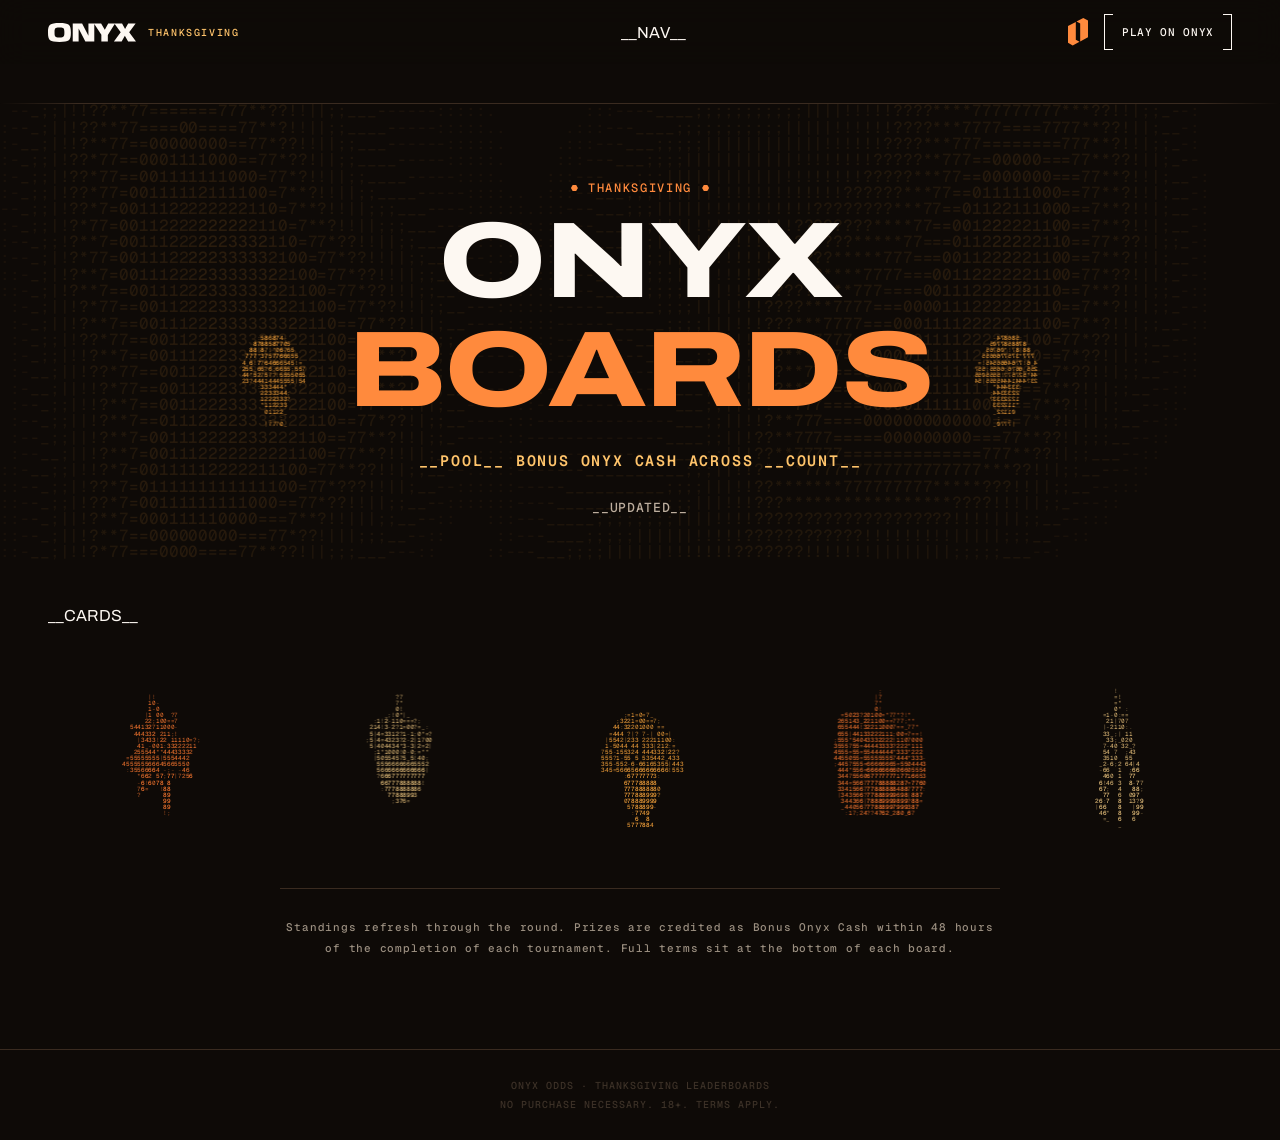
<file: home.html>
<!DOCTYPE html>
<html lang="en">
<head>
<meta charset="UTF-8">
<meta name="viewport" content="width=device-width, initial-scale=1.0, viewport-fit=cover">
<meta name="theme-color" content="#0e0a07">
<title>Onyx Odds — Thanksgiving Leaderboards</title>
<meta name="description" content="Live Onyx leaderboards: the Mini Games Gauntlet and the Rips Rumble.">
<meta property="og:type" content="website">
<meta property="og:site_name" content="Onyx Odds">
<meta property="og:title" content="Onyx Odds &mdash; Thanksgiving Leaderboards">
<meta property="og:description" content="Live Onyx leaderboards: the Mini Games Gauntlet and the Rips Rumble.">
<meta property="og:url" content="__OGURL__">
<!-- Absolute, because an unfurler fetches it on its own and has no page to be
     relative to. Without it Slack shows an empty grey box. -->
<meta property="og:image" content="__SITE__og.png">
<meta property="og:image:type" content="image/png">
<meta property="og:image:width" content="1200">
<meta property="og:image:height" content="630">
<meta property="og:image:alt" content="Onyx Odds">
<meta name="twitter:card" content="summary_large_image">
<meta name="twitter:title" content="Onyx Odds &mdash; Thanksgiving Leaderboards">
<meta name="twitter:description" content="Live Onyx leaderboards: the Mini Games Gauntlet and the Rips Rumble.">
<meta name="twitter:image" content="__SITE__og.png">
<link rel="icon" type="image/png" href="__SITE__icon.png">
<link rel="apple-touch-icon" href="__SITE__icon.png">
<!-- The legacy thumbnail hint. Several clients, Slack among them, look for
     this before og:image, and the pages had no site icon at all, so there was
     nothing for any of them to fall back to. -->
<link rel="image_src" href="__SITE__og.png">
<link rel="stylesheet" href="site.css">
<style>
/* Homepage only. Everything shared with the board pages is in site.css. */
.main{padding:clamp(26px,4vw,44px) 0 clamp(50px,8vw,90px)}

/* one card per board */
.boards{display:grid;grid-template-columns:repeat(auto-fit,minmax(min(100%,320px),1fr));
  gap:clamp(14px,2vw,20px)}
.bcard{position:relative;display:flex;flex-direction:column;overflow:hidden;
  border:1px solid var(--ox-stroke);background:var(--ox-ink);
  padding:clamp(22px,3vw,32px);transition:border-color .2s,transform .2s}
a.bcard:hover{border-color:var(--ox-purple);transform:translateY(-2px)}
/* A board with no page yet is a card, not a link. */
div.bcard{opacity:.78}
div.bcard .btn{color:var(--ox-600);cursor:default}
/* The raster art sits behind the copy, cropped into the corner, so the card
   reads as Onyx without competing with the numbers. */
.bcard>canvas{position:absolute;right:-4%;top:-14%;width:42%;height:auto;aspect-ratio:1;
  opacity:.17;pointer-events:none}
.bcard>*{position:relative;z-index:1}

.bflag{display:inline-flex;align-items:center;gap:8px;align-self:flex-start;
  border:1px solid currentColor;padding:5px 11px;margin-bottom:16px;
  font:500 10px var(--ox-mono);letter-spacing:.16em;text-transform:uppercase}
.bflag::before{content:"";width:6px;height:6px;background:currentColor;
  transform:rotate(45deg);flex-shrink:0}
.bflag.live{color:var(--ox-green)}
.bflag.soon{color:var(--ox-lilac)}
.bflag.done{color:var(--ox-400)}
@keyframes pulse{0%,100%{opacity:1}50%{opacity:.35}}
.bflag.live::before{animation:pulse 2s ease-in-out infinite}
@media (prefers-reduced-motion:reduce){.bflag.live::before{animation:none}}

/* Two lines' worth whether the title wraps or not, so the numbers below line
   up across the cards instead of stepping. */
.bcard h2{margin:0;min-height:2em;font:800 clamp(23px,3.1vw,36px)/1 var(--ox-display);
  font-stretch:125%;letter-spacing:-.01em;text-transform:uppercase;color:var(--ox-white)}
.bcard h2 em{font-style:normal;color:var(--ox-purple)}
.bwhen{margin:11px 0 0;font:600 12px var(--ox-mono);letter-spacing:.06em;
  text-transform:uppercase;color:var(--ox-lilac)}
.bwhat{margin:12px 0 0;min-height:calc(2 * 1.75 * 12px);
  font:500 12px/1.75 var(--ox-mono);letter-spacing:.04em;color:var(--ox-body)}

.bnums{display:grid;grid-template-columns:repeat(3,minmax(0,1fr));margin:22px 0 24px;
  border-top:1px solid var(--ox-stroke);border-bottom:1px solid var(--ox-stroke)}
.bnums div{padding:15px 4px;text-align:center;border-left:1px solid var(--ox-stroke)}
.bnums div:first-child{border-left:0;text-align:left;padding-left:0}
.bnums div:last-child{text-align:right;padding-right:0}
.bnums b{display:block;font:900 clamp(19px,2.5vw,26px)/1 var(--ox-raster);
  color:var(--ox-white);margin-bottom:6px}
.bnums i{font:500 9px var(--ox-mono);letter-spacing:.13em;text-transform:uppercase;
  color:var(--ox-400);font-style:normal}
.bcard .btn{margin-top:auto;align-self:flex-start}

/* the harvest row, same raster engine as the board pages */
.harvest{display:grid;grid-template-columns:repeat(5,1fr);gap:14px;
  margin-top:clamp(34px,5vw,58px)}
.harvest canvas{width:100%;height:150px;display:block}
@media(max-width:560px){
  .harvest{grid-template-columns:repeat(3,1fr)}
  .harvest canvas:nth-child(n+4){display:none}
}

.note{max-width:720px;margin:clamp(34px,5vw,56px) auto 0;padding-top:28px;
  border-top:1px solid var(--ox-stroke);text-align:center}
.note p{margin:0;font:500 11px/1.9 var(--ox-mono);letter-spacing:.07em;color:var(--ox-400)}
</style>
</head>
<body>

<header class="head">
  <div class="wrap head-in">
    <a class="brand" href="https://app.onyxodds.com/" target="_blank" rel="noopener" aria-label="Onyx">
      <svg xmlns="http://www.w3.org/2000/svg" fill="currentColor" viewBox="0 0 218 47" aria-hidden="true"><path d="M28.344 0C4.264 0 0 4.076 0 23.472S4.263 46.85 28.344 46.85s28.25-4.03 28.25-23.378C56.595 4.122 52.426 0 28.345 0m12.134 25.018c0 8.948-2.108 11.01-10.447 11.01h-3.326c-8.433 0-10.495-2.015-10.495-11.01v-3.139c0-8.995 2.061-11.057 10.494-11.057h3.327c8.34 0 10.447 2.062 10.447 11.057zM217.667 45.866l-16.852-23.094L216.776.984h-18.459l-7.616 13.618L183.232.984h-34.294l-8.425 15.88-9.097-15.88h-31.39v30.332L84.378.983h-23.19v44.882h14.57V13.741l16.678 32.125h22.067V2.633l17.475 26.742v16.491h16.023V29.61l17.045-26.911 14.796 20.168-16.803 23h19.115l7.97-14.196 8.053 14.196z"/></svg>
      <span>Thanksgiving</span>
    </a>
    <nav class="tabs">__NAV__</nav>
    <nav class="acts">
      <a class="markc" href="https://app.onyxodds.com/" target="_blank" rel="noopener" aria-label="Onyx">
        <svg xmlns="http://www.w3.org/2000/svg" fill="currentColor" viewBox="0 0 100 137" aria-hidden="true"><path d="m39.041 109.178 18.493 9.863-33.972 17.945L0 124.384v-84.11l39.041-20.411zm21.918-81.37-18.493-9.863L76.438 0 100 12.603v84.246L60.959 117.26z"/></svg>
      </a>
      <a class="btn sm" href="https://app.onyxodds.com/" target="_blank" rel="noopener">Play on Onyx</a>
    </nav>
  </div>
</header>

<div class="marq" aria-hidden="true"><div id="mq"></div></div>

<section class="hero" data-ox-host>
  <canvas class="hero-art" data-ox-art="field" data-ox-tone="amber" data-ox-fade="0" data-ox-calm=".6"
          data-ox-lens="0" data-ox-cell="16" data-ox-idle="200" aria-hidden="true"></canvas>
  <canvas class="hero-leaves" data-ox-art="none" data-ox-lens="0" data-ox-cell="9"
          data-ox-leaves data-ox-leaf-tone="ember" aria-hidden="true"></canvas>
  <div class="wrap hero-in">
    <span class="eyebrow">Thanksgiving</span>
    <h1>Onyx
      <span class="gline">
        <canvas class="mini-turkey" data-ox-art="turkey" data-ox-tone="amber" data-ox-fade="0"
                data-ox-calm=".45" data-ox-cell="6" data-ox-lens="0" aria-hidden="true"></canvas>
        <em>Boards</em>
        <canvas class="mini-turkey flip" data-ox-art="turkey" data-ox-tone="amber" data-ox-fade="0"
                data-ox-calm=".45" data-ox-cell="6" data-ox-lens="0" aria-hidden="true"></canvas>
      </span></h1>
    <p class="hero-round">__POOL__ Bonus Onyx Cash across __COUNT__</p>
    <p class="hero-sub">__UPDATED__</p>
  </div>
</section>

<main class="main">
  <div class="wrap">
    <div class="boards">__CARDS__</div>

    <div class="harvest" aria-hidden="true">
      <canvas data-ox-art="leaf" data-ox-tone="ember" data-ox-fade="0" data-ox-calm=".5" data-ox-cell="6"></canvas>
      <canvas data-ox-art="acorn" data-ox-tone="wheat" data-ox-fade="0" data-ox-calm=".5" data-ox-cell="6"></canvas>
      <canvas data-ox-art="turkey" data-ox-tone="amber" data-ox-fade="0" data-ox-calm=".5" data-ox-cell="6"></canvas>
      <canvas data-ox-art="pumpkin" data-ox-tone="ember" data-ox-fade="0" data-ox-calm=".5" data-ox-cell="6"></canvas>
      <canvas data-ox-art="wheat" data-ox-tone="wheat" data-ox-fade="0" data-ox-calm=".5" data-ox-cell="6"></canvas>
    </div>

    <div class="note">
      <p>Standings refresh through the round. Prizes are credited as Bonus Onyx
         Cash within 48 hours of the completion of each tournament. Full terms
         sit at the bottom of each board.</p>
    </div>
  </div>
</main>

<footer>
  <div class="wrap">
    <p>Onyx Odds &middot; Thanksgiving Leaderboards<br>No purchase necessary. 18+. Terms apply.</p>
  </div>
</footer>

<script>
(function(){
  var el=document.getElementById('mq');
  if(!el)return;
  var words=__WORDS__;
  var run='';
  for(var k=0;k<2;k++){
    run+='<span>';
    for(var i=0;i<words.length;i++)run+=words[i]+'<i></i>';
    run+='</span>';
  }
  el.innerHTML=run;
})();
</script>
<script src="onyx.js" defer></script>
</body>
</html>
</file>
<file: site.css>
@import url('https://fonts.googleapis.com/css2?family=Archivo:wdth,wght@62..125,400..900&family=Geist+Mono:wght@400;500;700&family=Doto:wght@800;900&display=swap');

/* Shared chrome for every page of this site: the design tokens, the reset, the
   sticky header and its page tabs, the bracket button, the marquee, the hero
   and the stat strip. The leaderboard's own table styles stay in the page.

   It lives here so a theme change is one edit rather than one per page. The
   Thanksgiving values are in :root below; the purple build this was themed
   from is tagged round-2026-11-12_purple. */
/* Onyx design system tokens, matching onyx.css on the Onyx Sports Data site:
   black onyx surfaces, purple 400 accents, extended uppercase display type,
   mono labels, bracket buttons, dot-ended rules. No yellow.
   pos/neg/mut follow the convention set in that site's picks.html. */
:root{
  /* Thanksgiving round. Same structure and type as the Onyx house theme, with
     the purple accents swapped for harvest ones and the greys warmed. The
     purple build is tagged round-2026-11-12_purple; restore it with
     git checkout round-2026-11-12_purple -- template.html onyx.js */
  --ox-black:#0e0a07; --ox-ink:#080604; --ox-700:#2a1f16; --ox-600:#3d3228;
  --ox-400:#9b8f80; --ox-200:#d8cec1; --ox-white:#fdf8f2; --ox-body:#bdae9e;
  --ox-stroke:#3a2b20;
  --ox-purple:#ff8a3d; --ox-purple-d:#c2511a; --ox-lilac:#ffc46b;
  --ox-blue:#d63a4a; --ox-green:#8fd36a; --ox-mint:#cdeab0;
  --ox-neg:#e8646f; --ox-mut:#9a8d7e;
  /* channel form of the accent, the base and the rule, so the row tints and
     the sticky header follow a theme change instead of being retyped. */
  --ox-accent-rgb:255,138,61; --ox-black-rgb:14,10,7; --ox-stroke-rgb:58,43,32;
  --ox-display:'Archivo',system-ui,sans-serif;
  --ox-mono:'Geist Mono',ui-monospace,'SF Mono',Menlo,monospace;
  --ox-raster:'Doto','Geist Mono',monospace;
  --ox-sat:env(safe-area-inset-top,0px); --ox-sab:env(safe-area-inset-bottom,0px);
}
*,*::before,*::after{box-sizing:border-box;margin:0;padding:0}
body{background:var(--ox-black);color:var(--ox-white);font-family:var(--ox-display);
  font-stretch:100%;-webkit-font-smoothing:antialiased;overflow-x:hidden;min-height:100vh}
a{color:inherit;text-decoration:none}
.wrap{width:100%;max-width:1320px;margin:0 auto;padding:0 clamp(16px,4vw,48px)}

/* header. Carries the safe-area inset itself now that nothing sits above it. */
.head{position:sticky;top:0;z-index:50;background:rgba(var(--ox-black-rgb),.9);
  backdrop-filter:blur(14px);-webkit-backdrop-filter:blur(14px);padding-top:var(--ox-sat)}
.head-in{display:flex;align-items:center;justify-content:space-between;gap:16px;height:64px}
.brand{display:flex;align-items:center;gap:12px;min-width:0}
.brand svg{height:19px;width:auto;color:var(--ox-white);flex-shrink:0}
.brand span{font:500 10px var(--ox-mono);letter-spacing:.16em;text-transform:uppercase;color:var(--ox-lilac);white-space:nowrap}
/* page tabs. Three pages now share this header, so it carries the nav:
   the pill row Onyx uses in the app, with the current page filled in. */
.tabs{display:flex;align-items:center;gap:4px;min-width:0}
.tab{display:inline-flex;align-items:center;height:30px;padding:0 14px;border-radius:999px;
  border:1px solid transparent;white-space:nowrap;color:var(--ox-400);
  font:500 10px var(--ox-mono);letter-spacing:.14em;text-transform:uppercase;
  transition:color .2s,border-color .2s,background .2s}
.tab:hover{color:var(--ox-white);border-color:var(--ox-stroke)}
.tab[aria-current="page"]{color:var(--ox-white);border-color:var(--ox-purple);
  background:rgba(var(--ox-accent-rgb),.12)}
.tab:focus-visible{outline:2px solid var(--ox-purple);outline-offset:3px}
.tab i{display:none;font-style:normal}
.acts{display:flex;align-items:center;gap:16px}
.markc{display:block;width:20px;color:var(--ox-purple);transition:transform .5s cubic-bezier(.3,1.4,.5,1)}
.markc:hover{transform:rotateY(180deg)}
.markc svg{display:block;width:100%;height:auto}

/* bracket button: [ LABEL ] */
.btn{position:relative;display:inline-flex;align-items:center;justify-content:center;gap:10px;
  min-height:44px;padding:0 26px;font:500 12px var(--ox-mono);letter-spacing:.06em;text-transform:uppercase;
  color:var(--ox-white);background:none;border:0;cursor:pointer;transition:color .2s,background .2s;
  -webkit-tap-highlight-color:transparent}
.btn::before,.btn::after{content:"";position:absolute;top:0;bottom:0;width:9px;border:1.5px solid currentColor;
  transition:transform .25s cubic-bezier(.2,.9,.25,1),border-color .2s}
.btn::before{left:0;border-right:0}.btn::after{right:0;border-left:0}
.btn:hover:not(:disabled)::before{transform:translateX(-5px)}
.btn:hover:not(:disabled)::after{transform:translateX(5px)}
.btn:hover:not(:disabled){color:var(--ox-lilac)}
.btn:focus-visible{outline:2px solid var(--ox-purple);outline-offset:6px}
.btn.sm{min-height:36px;padding:0 18px;font-size:11px}
.btn:disabled{opacity:.3;cursor:default;color:var(--ox-400)}

/* eyebrow with diamond markers */
.eyebrow{display:inline-flex;align-items:center;gap:10px;font:500 12px var(--ox-mono);
  letter-spacing:.14em;text-transform:uppercase;color:var(--ox-purple)}
.eyebrow::before,.eyebrow::after{content:"";width:7px;height:6px;background:currentColor;
  clip-path:polygon(25% 0,75% 0,100% 50%,75% 100%,25% 100%,0 50%)}

/* marquee */
.marq{overflow:hidden;white-space:nowrap;border-bottom:1px solid var(--ox-stroke);padding:11px 0;
  -webkit-mask:linear-gradient(90deg,transparent,#000 6%,#000 94%,transparent);
  mask:linear-gradient(90deg,transparent,#000 6%,#000 94%,transparent)}
.marq>div{display:inline-flex;animation:marq 38s linear infinite}
.marq span{display:inline-flex;align-items:center;gap:26px;padding-right:26px;
  font:500 clamp(12px,1.4vw,17px) var(--ox-mono);letter-spacing:.06em;text-transform:uppercase;color:var(--ox-white)}
.marq i{width:7px;height:6px;background:var(--ox-purple);flex-shrink:0;
  clip-path:polygon(25% 0,75% 0,100% 50%,75% 100%,25% 100%,0 50%)}
@keyframes marq{to{transform:translateX(-50%)}}

/* hero */
.hero{position:relative;overflow:hidden;padding:clamp(34px,7vw,76px) 0 0}
/* Ambient only. At .3 it was as loud as the turkey, and two fields of orange
   characters at the same weight read as noise rather than as a bird. */
.hero-art{position:absolute;inset:0;width:100%;height:100%;opacity:.13;pointer-events:none}
.hero-leaves{position:absolute;inset:0;width:100%;height:100%;opacity:1;
  pointer-events:none;z-index:1}
.hero-in{position:relative;z-index:2;display:flex;flex-direction:column;align-items:center;gap:18px;
  text-align:center;padding-bottom:clamp(26px,4vw,44px)}
/* Sized for THANKSGIVING, twelve characters of 125%-width Archivo. The old
   13vw was set for the three letters of THE and clipped this off both edges
   on a phone. */
.hero h1{margin:0;font:800 clamp(27px,8.4vw,128px)/.9 var(--ox-display);font-stretch:125%;
  text-transform:uppercase;letter-spacing:-.018em}
.hero h1 em{font-style:normal;color:var(--ox-purple)}
/* GAUNTLET with a turkey either side. Sized in em so they scale with the
   headline, and the row can shrink rather than push the word off screen. */
.gline{display:flex;align-items:center;justify-content:center;gap:.14em;
  max-width:100%}
.mini-turkey{flex:0 0 auto;width:1.12em;height:1.12em;display:block;opacity:1}
.mini-turkey.flip{transform:scaleX(-1)}
@media(max-width:560px){.gline{gap:.08em}.mini-turkey{width:.95em;height:.95em}}
.hero-sub{max-width:620px;font:500 clamp(11px,1.15vw,13px)/1.7 var(--ox-mono);letter-spacing:.05em;
  text-transform:uppercase;color:var(--ox-body)}
/* The round window. Brighter than the update stamp below it: which contest
   this is matters more than when it was last recalculated. */
.hero-round{margin:0 0 6px;font:600 clamp(12px,1.3vw,15px)/1.6 var(--ox-mono);
  letter-spacing:.12em;text-transform:uppercase;color:var(--ox-lilac)}

/* stat strip */
.stats{position:relative;z-index:2;display:grid;grid-template-columns:repeat(3,minmax(0,1fr));
  border-top:1px solid var(--ox-stroke);border-bottom:1px solid var(--ox-stroke)}
.stat{padding:18px clamp(8px,2vw,22px);text-align:center;border-left:1px solid var(--ox-stroke)}
.stat:first-child{border-left:0}
.stat b{display:block;font:900 clamp(22px,3.4vw,38px)/1 var(--ox-raster);color:var(--ox-white);margin-bottom:7px}
.stat b.live{color:var(--ox-green)}
.stat i{font:500 10px var(--ox-mono);letter-spacing:.14em;text-transform:uppercase;color:var(--ox-400);font-style:normal}
footer{border-top:1px solid var(--ox-stroke);padding:26px 0 calc(26px + var(--ox-sab));text-align:center}
footer p{font:500 10px/1.9 var(--ox-mono);letter-spacing:.1em;text-transform:uppercase;color:var(--ox-600)}

@media (max-width:760px){
  .brand span{display:none}
  .acts .btn{display:none}
  .head-in{gap:10px}
  .tab{padding:0 11px;letter-spacing:.1em}
  .tab b{display:none}
  .tab i{display:inline}
}
@media (max-width:380px){
  .tab{padding:0 8px;font-size:9px}
}
@media (max-width:460px){
  .stat b{font-size:20px}
}
@media (prefers-reduced-motion:reduce){.marq>div{animation:none}}
</file>
